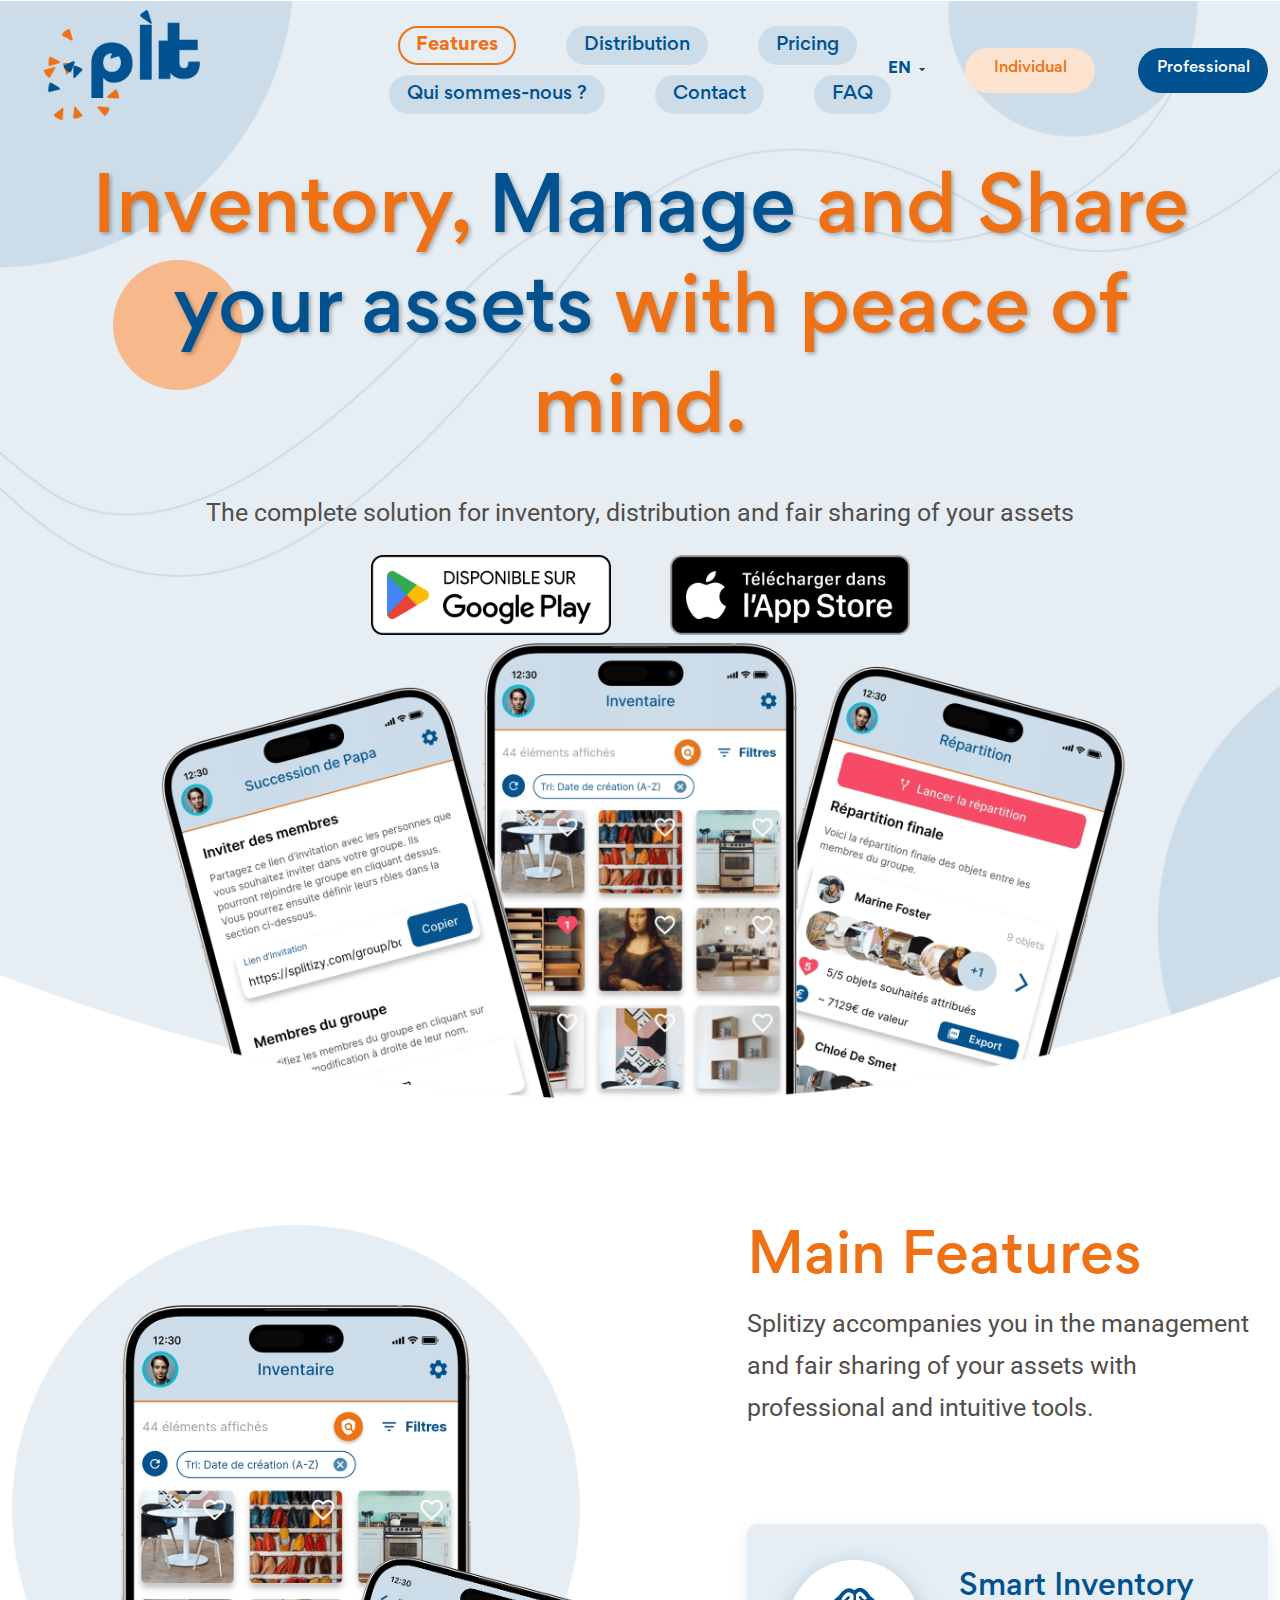
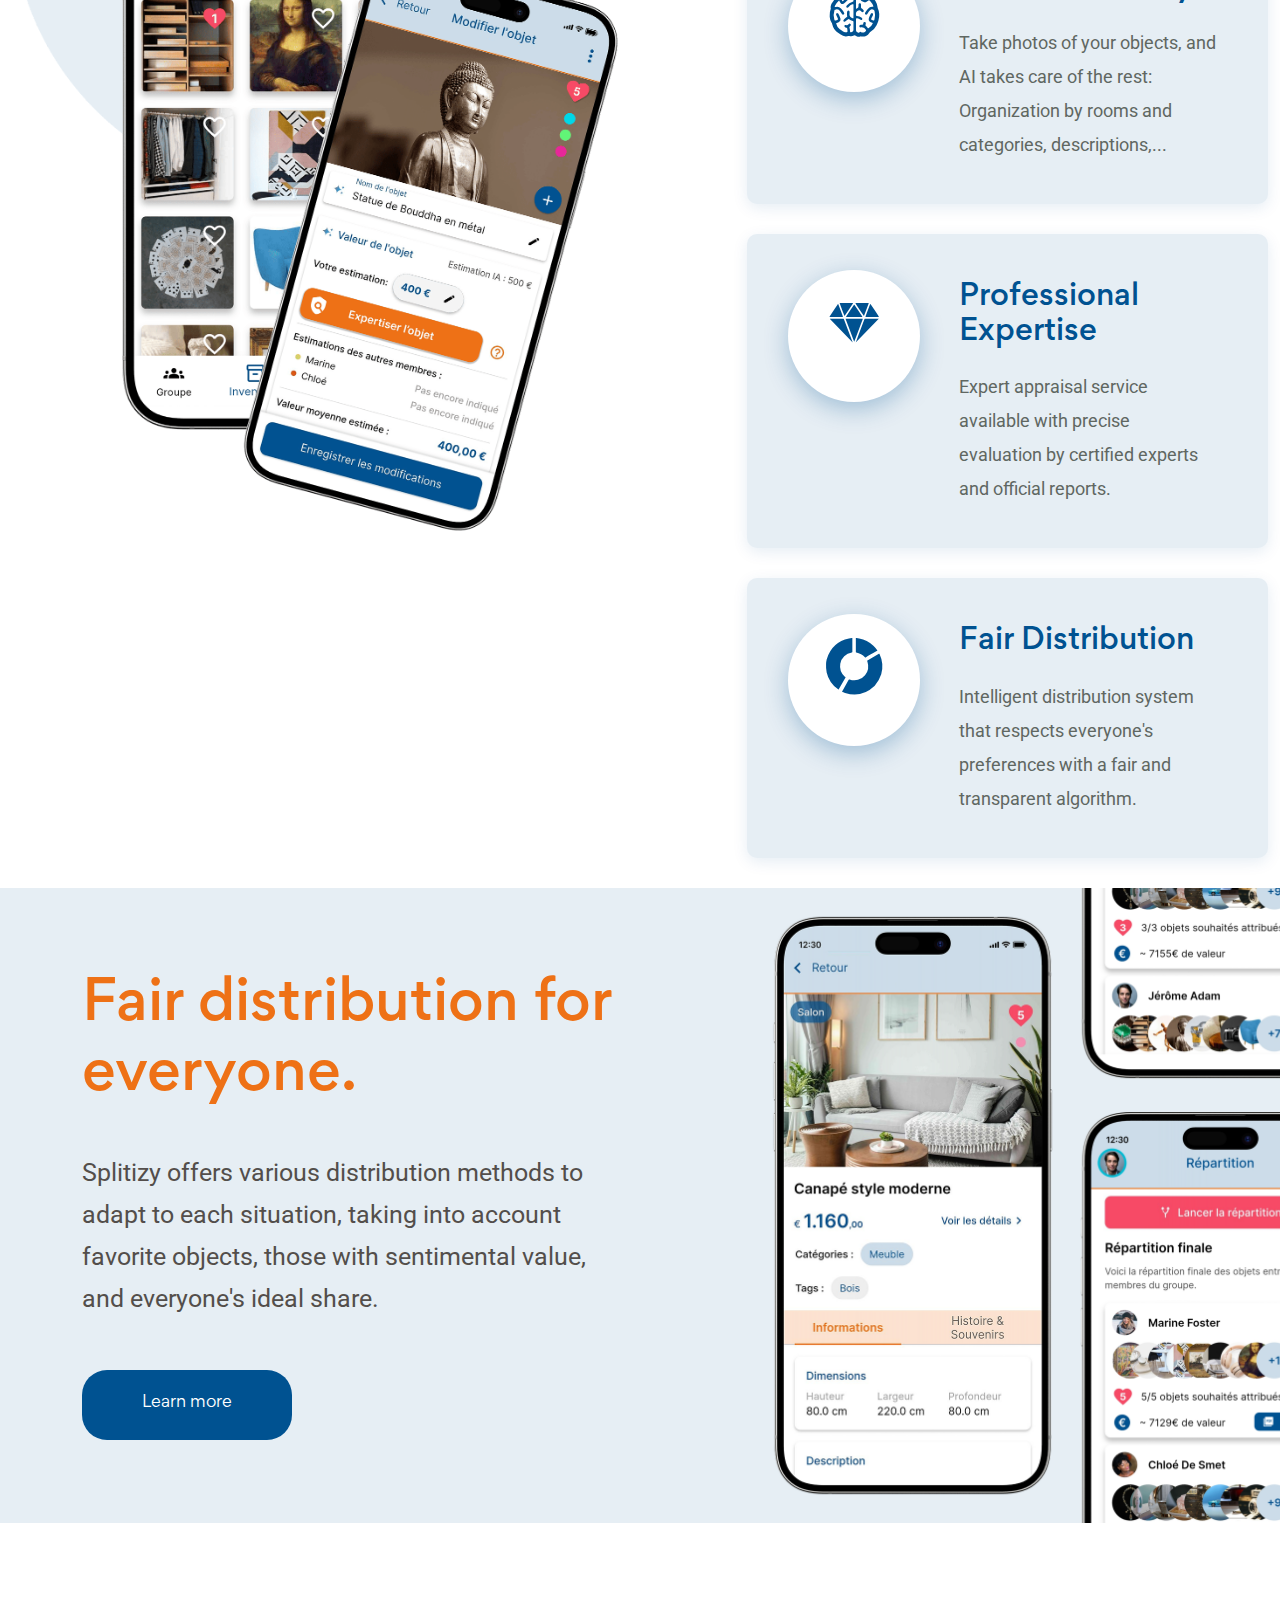
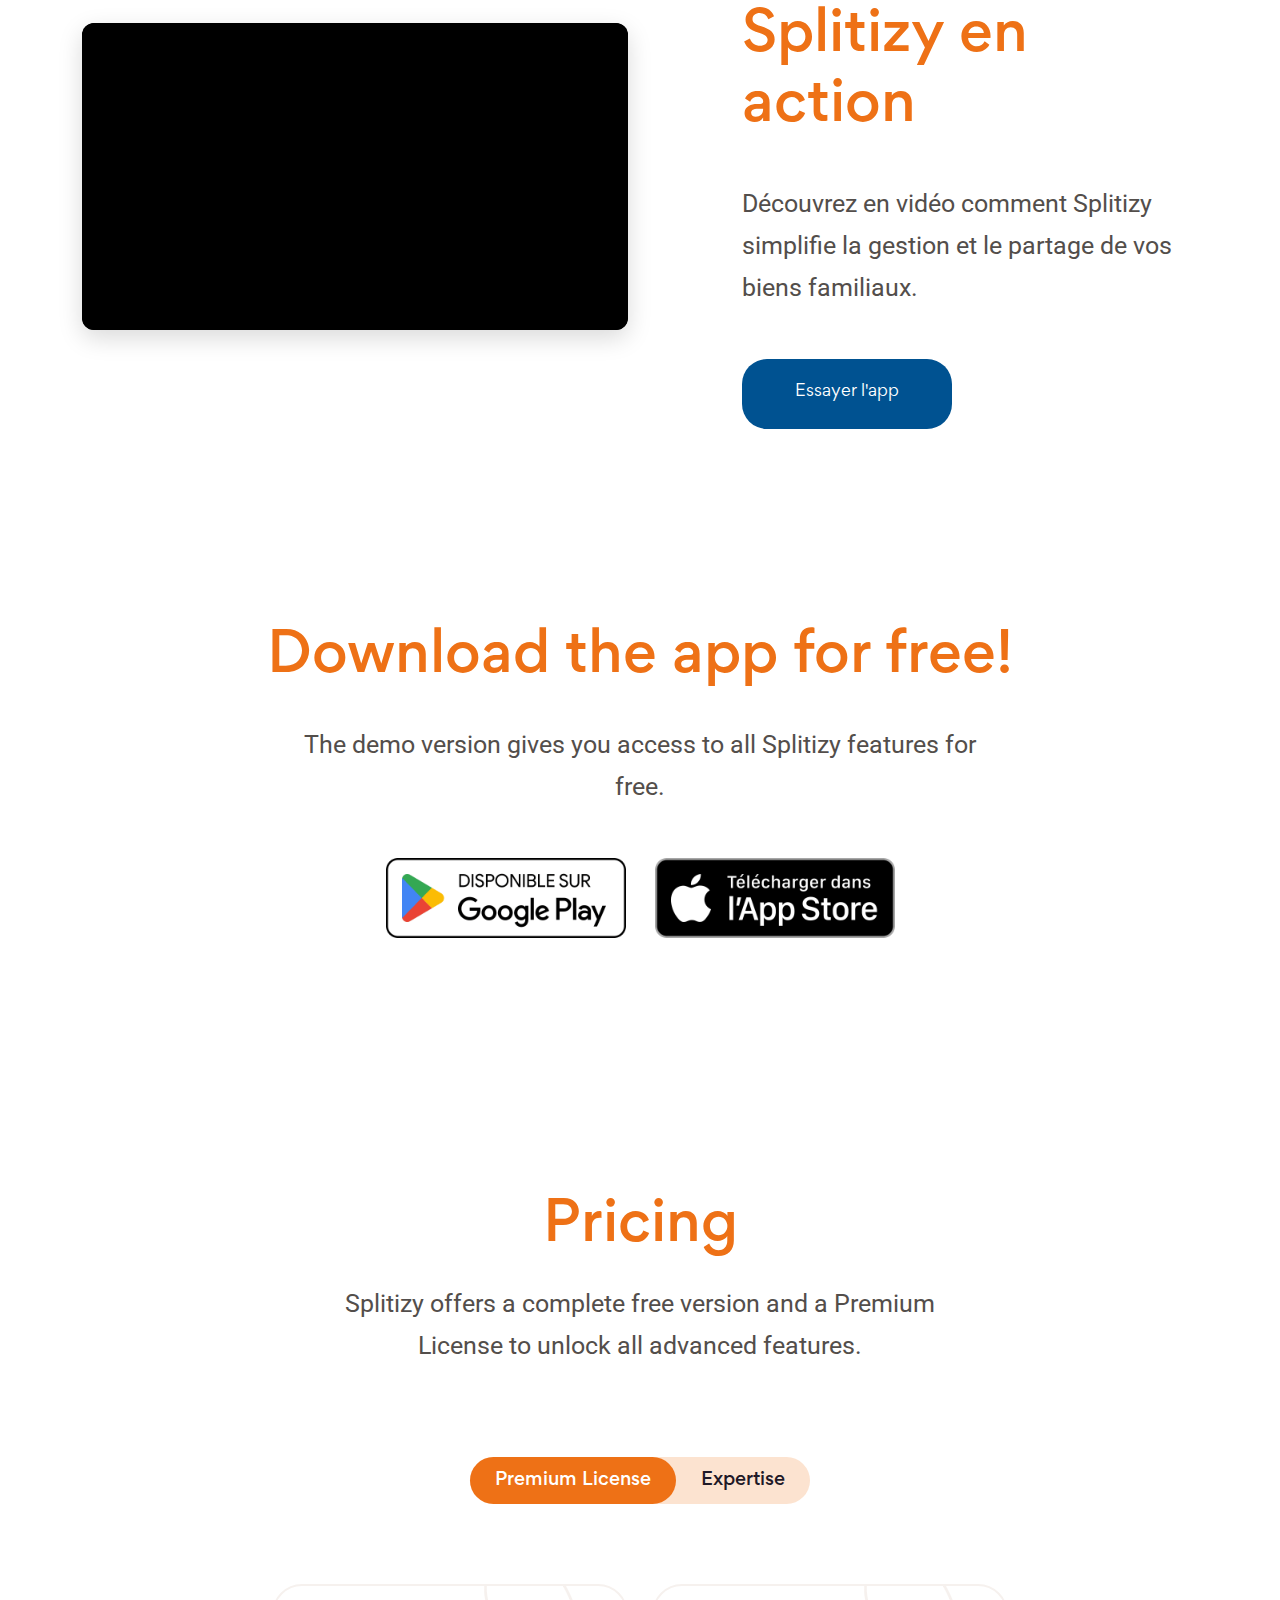
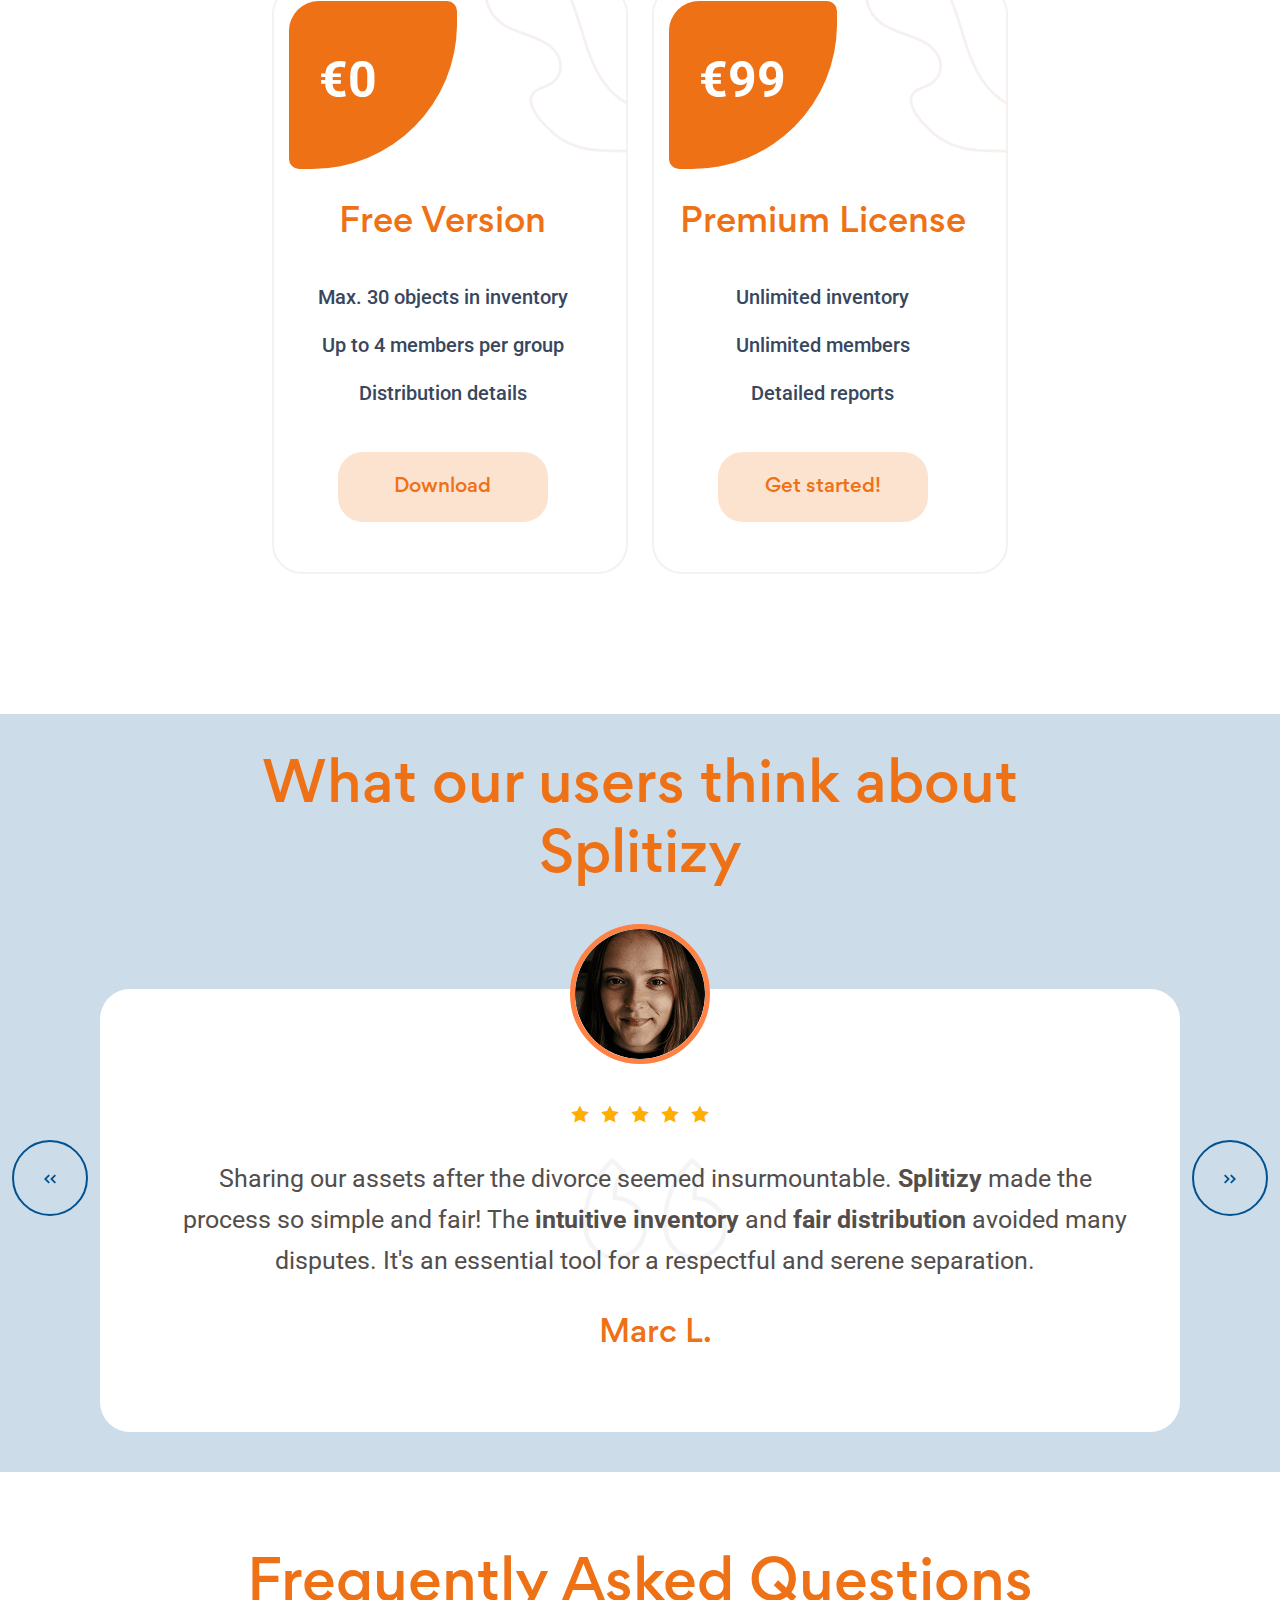
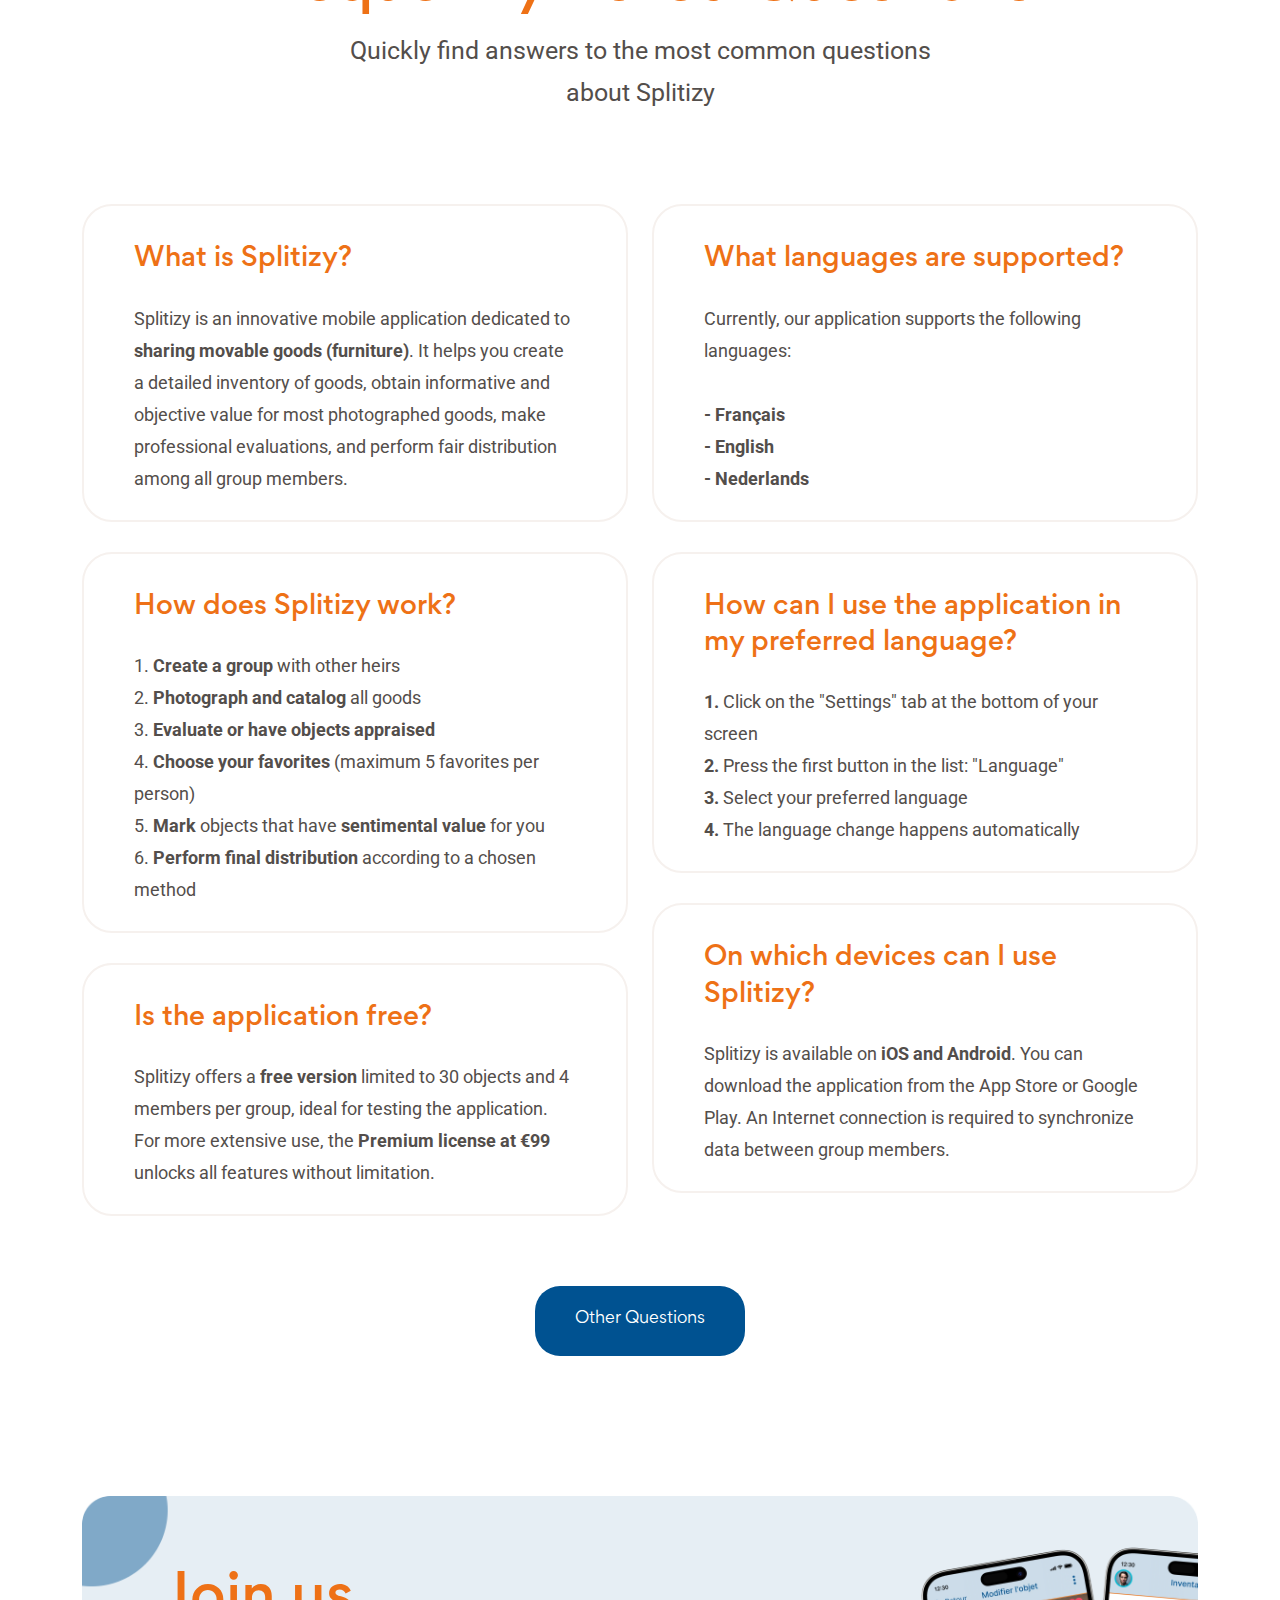
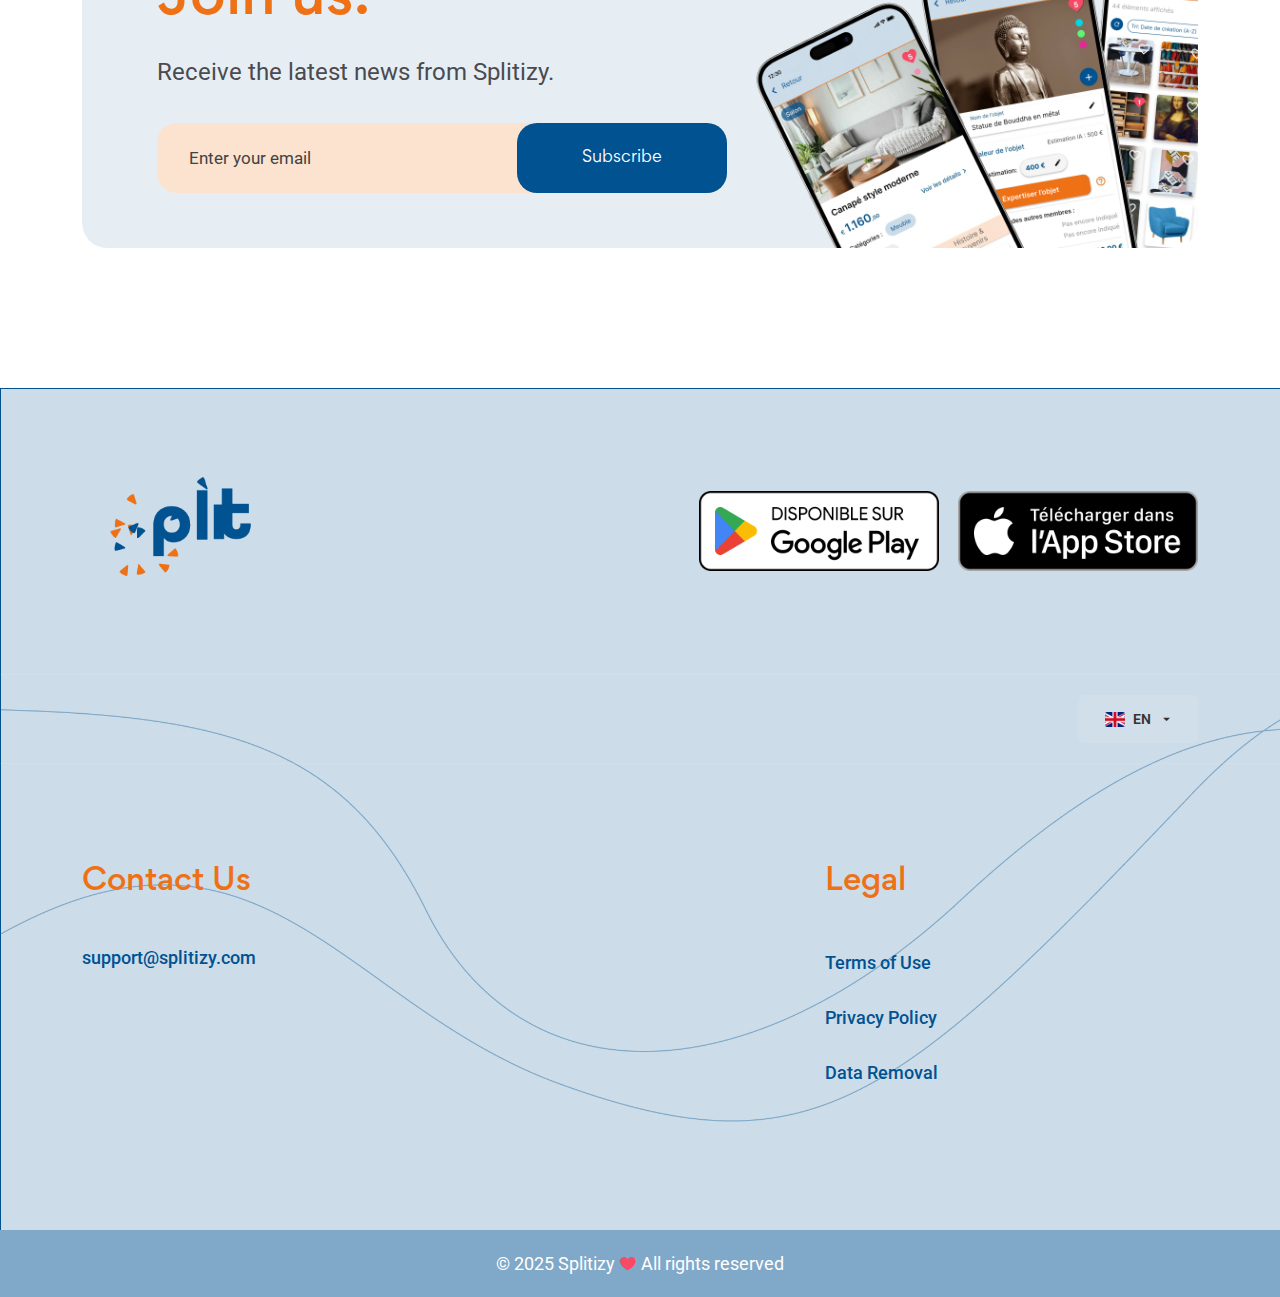
<file: index.html>
<!DOCTYPE html>
<html lang="fr" dir="ltr">

<head>

    <meta charset="UTF-8">
    <meta http-equiv="X-UA-Compatible" content="IE=edge">
    <meta name="viewport" content="width=device-width, initial-scale=1.0">
    <meta name="referrer" content="strict-origin-when-cross-origin">
    <title>Splitizy - Inventoriez, Gérez et Partagez vos biens en toute sérénité</title>
    <meta name="robots" content="index, follow" />
    <meta name="description" content="Splitizy - La solution innovante pour le partage et la gestion de vos biens en succession. Simplifiez vos successions avec notre application intuitive.">
    <link rel="canonical" href="https://splitizy.com/" />
    <!-- Favicon -->
    <link rel="apple-touch-icon" sizes="180x180" href="assets/images/logo/apple-touch-icon.png">
    <link rel="icon" type="image/png" sizes="32x32" href="assets/images/logo/favicon-32x32.png">
    <link rel="icon" type="image/png" sizes="16x16" href="assets/images/logo/favicon-16x16.png">
    <link rel="shortcut icon" href="favicon.ico">
    <link rel="manifest" href="site.webmanifest">

    <!-- CSS
    ============================================ -->

    <link rel="stylesheet" href="assets/css/bootstrap.min.css" />
    <link rel="stylesheet" href="assets/css/icofont.min.css" />
    <link rel="stylesheet" href="assets/css/animate.min.css">
    <link rel="stylesheet" href="assets/css/swiper-bundle.min.css">
    <link rel="stylesheet" href="assets/css/magnific-popup.min.css" />
    <link rel="stylesheet" href="assets/css/gordita-font.css" />

    <!-- Style CSS -->
    <link rel="stylesheet" href="assets/css/style.css">
    
    <!-- Splitizy Custom CSS -->
    <link rel="stylesheet" href="assets/css/splitizy-custom.css">
    
    <!-- reCAPTCHA -->
    <script src="https://www.google.com/recaptcha/api.js" async defer></script>

</head>

<body>
    <div class="main-wrapper">

        <!-- Begin Main Header Area -->
        <header class="header">
            <div class="header-area header-position-absolute header-sticky header-style-4">
                <div class="container header-container">
                    <div class="row align-items-center">
                        <div class="col-xl-3 col-lg-2 col-6">
                            <a href="index.html" class="header-logo">
                                <img src="assets/images/logo/logo_full_transparent_120.gif" alt="Header Logo" style="max-width: auto; height: 90px;">
                            </a>
                        </div>
                        <div class="col-xl-6 col-lg-8 d-none d-lg-block">
                            <div class="header-menu text-lg-center">
                                <nav class="header-menu-nav onepage-nav">
                                    <ul>
                                        <li class="active">
                                            <a href="#feature">Fonctionnalités</a>
                                        </li>
                                        <li>
                                            <a href="#repartition">Répartition</a>
                                        </li>
                                        <li>
                                            <a href="#pricing">Tarifs</a>
                                        </li>
                                        <li>
                                            <a href="qui-sommes-nous.html">Qui sommes-nous ?</a>
                                        </li>
                                        <li>
                                            <a href="contact.html">Contact</a>
                                        </li>
                                        <li>
                                            <a href="#faq">FAQ</a>
                                        </li>
                                    </ul>
                                </nav>
                            </div>
                        </div>
                        <div class="col-xl-3 col-lg-2 col-6">
                            <ul class="header-right">
                                <li class="d-none d-md-block">
                                    <a class="btn btn-custom-size btn-md btn-professionnel" href="https://pro.splitizy.com?type=individual" target="_blank" rel="noopener noreferrer">Particulier</a>
                                </li>
                                <li class="d-none d-md-block">
                                    <a class="btn btn-custom-size btn-md blackcurrant-color extbot-primary-hover-4" href="https://pro.splitizy.com?type=pro" target="_blank" rel="noopener noreferrer">Professionnel</a>
                                </li>
                                <li class="d-flex d-lg-none">
                                    <button class="btn p-0" type="button" data-bs-toggle="offcanvas" data-bs-target="#offcanvasWithBothOptions" aria-controls="offcanvasWithBothOptions">
                                        <i class="icofont-navigation-menu"></i>
                                    </button>
                                </li>
                            </ul>
                        </div>
                    </div>
                    
                </div>
            </div>
            <div class="offcanvas offcanvas-start" data-bs-scroll="true" tabindex="-1" id="offcanvasWithBothOptions">
                <div class="offcanvas-header">
                    <a href="index.html" class="header-logo">
                        <img src="assets/images/logo/logo_full_transparent_120.gif" alt="Header Logo" style="max-width: auto; height: 90px;">
                    </a>
                    <button type="button" class="btn-close text-reset" data-bs-dismiss="offcanvas" aria-label="Close"></button>
                </div>
                <div class="offcanvas-body">
                    <div class="header-offcanvas-menu">
                        <nav class="header-offcanvas-nav onepage-offcanvas-nav">
                            <ul>
                                <li class="active">
                                    <a href="#feature">Fonctionnalités</a>
                                </li>
                                <li>
                                    <a href="#repartition">Répartition</a>
                                </li>
                                <li>
                                    <a href="#pricing">Tarifs</a>
                                </li>
                                <li>
                                    <a href="qui-sommes-nous.html">Qui sommes-nous ?</a>
                                </li>
                                <li>
                                    <a href="contact.html">Contact</a>
                                </li>
                                <li>
                                    <a href="#faq">FAQ</a>
                                </li>
                            </ul>
                        </nav>
                        <div class="mobile-menu-buttons" style="margin-top: 30px;">
                            <div style="margin-bottom: 15px;">
                                <a class="btn btn-custom-size btn-md btn-professionnel" href="https://pro.splitizy.com?type=individual" target="_blank" rel="noopener noreferrer" style="width: 100%;">Particulier</a>
                            </div>
                            <div>
                                <a class="btn btn-custom-size btn-md blackcurrant-color extbot-primary-hover-4" href="https://pro.splitizy.com?type=pro" target="_blank" rel="noopener noreferrer" style="width: 100%;">Professionnel</a>
                            </div>
                        </div>
                    </div>
                </div>
            </div>
        </header>
        <!-- Main Header Area End Here -->

        <!-- Begin Hero Area -->
        <div class="hero-area hero-bg hero-style-4" data-bg-image="assets/images/index/header_1.png">
            <div class="container">
                <div class="hero-item">
                    <div class="hero-content">
                        <h1 class="title">Inventoriez, <span class="no-bubble">Gérez</span> et Partagez <br><span>vos biens</span>en toute sérénité.</h1>
                        <p class="desc">La solution complète pour l'inventaire, la répartition et le partage équitable de vos biens</p>
                        <div class="hero-btn-wrap">
                            <a href="https://play.google.com/store/apps/details?id=com.splitizy.splitizy&hl=fr" target="_blank" rel="noopener noreferrer">
                                <img src="assets/images/stores/google-play.png" alt="Télécharger sur Google Play" class="download-btn-img">
                            </a>
                            <a href="https://apps.apple.com/be/app/splitizy/id6747078524?platform=iphone" target="_blank" rel="noopener noreferrer">
                                <img src="assets/images/stores/app-store.png" alt="Télécharger sur l'App Store" class="download-btn-img">
                            </a>
                        </div>
                    </div>
                </div>
            </div>
        </div>
        <!-- Hero Area End Here -->

        <!-- Begin Partner Area -->
        <!-- <div class="partner-area partner-style-4">
            <div class="container partner-container">
                <div class="row">
                    <div class="col-12">
                        <div class="section-area">
                            <h2 class="section-title">Ils nous font confiance</h2>
                            <p class="section-desc">Nous sommes fiers de travailler avec</p>
                        </div>
                        <div class="swiper-container partner-slider-3">
                            <div class="swiper-wrapper">
                                <div class="swiper-slide partner-item">
                                    <a href="#" class="partner-img">
                                        <img src="assets/images/partner/1-1-220x40.png" alt="Partner">
                                    </a>
                                </div>
                                <div class="swiper-slide partner-item">
                                    <a href="#" class="partner-img">
                                        <img src="assets/images/partner/1-2-220x40.png" alt="Partner">
                                    </a>
                                </div>
                                <div class="swiper-slide partner-item">
                                    <a href="#" class="partner-img">
                                        <img src="assets/images/partner/1-3-220x40.png" alt="Partner">
                                    </a>
                                </div>
                                <div class="swiper-slide partner-item">
                                    <a href="#" class="partner-img">
                                        <img src="assets/images/partner/1-4-220x40.png" alt="Partner">
                                    </a>
                                </div>
                                <div class="swiper-slide partner-item">
                                    <a href="#" class="partner-img">
                                        <img src="assets/images/partner/1-1-220x40.png" alt="Partner">
                                    </a>
                                </div>
                                <div class="swiper-slide partner-item">
                                    <a href="#" class="partner-img">
                                        <img src="assets/images/partner/1-2-220x40.png" alt="Partner">
                                    </a>
                                </div>
                            </div>
                            <div class="swiper-pagination partner-pagination style-3"></div>
                        </div>
                    </div>
                </div>
            </div>
        </div> -->
        <!-- Partner Area End Here -->

        <!-- Begin Feature Area -->
        <div id="feature" class="feature-area feature-style-4">
            <div class="container feature-container">
                <div class="row">
                    <div class="col-lg-6">
                        <div class="feature-img">
                            <div class="single-img">
                                <img src="assets/images/index/feature_1.png" alt="Feature Image">
                            </div>
                        </div>
                    </div>
                    <div class="col-lg-6">
                        <div class="feature-list-content">
                            <h2 class="feature-title">Fonctionnalités Principales</h2>
                            <p class="feature-desc">Splitizy vous accompagne dans la gestion et le partage équitable de vos biens avec des outils professionnels et intuitifs.
                            </p>
                            <div class="feature-wrap">
                                <div class="feature-item">
                                    <div class="feature-icon">
                                        <i class="icofont-brain-alt" style="font-size: 47px; color: #005291;"></i>
                                    </div>
                                    <div class="feature-content">
                                        <h3 class="title">Inventaire Intelligent</h3>
                                        <p class="desc">Prenez vos objets en photo, et l'IA s'occupe du reste : Organisation par pièces et catégories, descriptions,...
                                        </p>
                                    </div>
                                </div>
                                <!-- <div class="feature-item">
                                    <div class="feature-icon">
                                        <i class="icofont-users-alt-4" style="font-size: 47px; color: #005291;"></i>
                                    </div>
                                    <div class="feature-content">
                                        <h3 class="title">Collaboration en Groupe</h3>
                                        <p class="desc">Invitez famille et amis via lien sécurisé avec gestion des rôles et suivi en temps réel des modifications.
                                        </p>
                                    </div>
                                </div> -->
                                <div class="feature-item">
                                    <div class="feature-icon">
                                        <i class="icofont-diamond" style="font-size: 47px; color: #005291;"></i>
                                    </div>
                                    <div class="feature-content">
                                        <h3 class="title">Expertise Professionnelle</h3>
                                        <p class="desc">Service d'expertise mandatée disponible avec évaluation précise par des experts certifiés et rapports officiels.
                                        </p>
                                    </div>
                                </div>
                                <div class="feature-item">
                                    <div class="feature-icon">
                                        <i class="icofont-chart-pie-alt" style="font-size: 47px; color: #005291;"></i>
                                    </div>
                                    <div class="feature-content">
                                        <h3 class="title">Répartition Équitable</h3>
                                        <p class="desc">Système de répartition intelligent qui respecte les préférences de chacun avec algorithme équitable et transparent.
                                        </p>
                                    </div>
                                </div>
                            </div>
                        </div>
                    </div>
                </div>
            </div>
        </div>
        <!-- Feature Area End -->

        <!-- Begin Banner Area -->
        <div id="repartition" class="banner-area banner-style-8" data-bg-image="assets/images/index/feature_2.png">
            <div class="container">
                <div class="row">
                    <div class="col-lg-7 align-self-center">
                        <div class="banner-item">
                            <div class="banner-content common-style">
                                <h2 class="banner-title">Une répartition équitable pour tous.</h2>
                                <p class="banner-desc">Splitizy offre des méthodes de répartition variées pour s'adapter à chaque situation,
                                    en prenant en compte les objets favoris, ceux ayant une valeur sentimentale, et la part idéale de chacun.
                                </p>
                                <div class="banner-btn-wrap">
                                    <a class="btn btn-custom-size blackberry-color extbot-primary-hover-4" href="https://apps.apple.com/be/app/splitizy/id6747078524?platform=iphone" target="_blank" rel="noopener noreferrer">En savoir plus</a>
                                </div>
                            </div>
                        </div>
                    </div>
                </div>
            </div>
        </div>
        <!-- Banner Area End Here -->

        <!-- Begin Video Area -->
        <div class="banner-area banner-style-9">
            <div class="container banner-container">
                <div class="row">
                    <div class="col-lg-6">
                        <div class="video-player-container">
                            <div id="youtube-player" class="youtube-embed">
                            </div>
                        </div>
                    </div>
                    <div class="col-lg-6 align-self-center">
                        <div class="banner-content common-style">
                            <h2 class="banner-title">
                                Splitizy en action
                            </h2>
                            <p class="banner-desc">
                                Découvrez en vidéo comment Splitizy simplifie la gestion et le partage de vos biens familiaux.
                            </p>
                            <div class="banner-btn-wrap">
                                <a class="btn btn-custom-size blackberry-color extbot-primary-hover-4" href="https://apps.apple.com/be/app/splitizy/id6747078524?platform=iphone" target="_blank" rel="noopener noreferrer">Essayer l'app</a>
                            </div>
                        </div>
                    </div>
                </div>
            </div>
        </div>
        <!-- Video Area End Here -->

        <!-- Begin Trial Area -->
        <div class="trial-area trial-style-1">
        <!-- <div class="trial-area trial-style-1" style="background-color: var(--splitizy-primary-alpha-10);"> -->
            <div class="container">
                <div class="row">
                    <div class="col-lg-12">
                        <div class="trial-item">
                            <h2 class="trial-title">Téléchargez l'app gratuitement !</h2>
                            <p class="trial-desc">La version démo vous donne accès à toutes les fonctionnalités de Splitizy gratuitement.
                            </p>
                            <div class="trial-btn-wrap">
                                <a href="https://play.google.com/store/apps/details?id=com.splitizy.splitizy&hl=fr" target="_blank" rel="noopener noreferrer">
                                    <img src="assets/images/stores/google-play.png" alt="Télécharger sur Google Play" class="download-btn-img">
                                </a>
                                <a href="https://apps.apple.com/be/app/splitizy/id6747078524?platform=iphone" target="_blank" rel="noopener noreferrer">
                                    <img src="assets/images/stores/app-store.png" alt="Télécharger sur l'App Store" class="download-btn-img">
                                </a>
                            </div>
                        </div>
                    </div>
                </div>
            </div>
        </div>
        <!-- Trial Area End Here -->

        <!-- Begin Pricing Area -->
        <div id="pricing" class="pricing-area pricing-style-4">
            <div class="container">
                <div class="section-area">
                    <h2 class="section-title">Tarifs</h2>
                    <p class="section-desc">Splitizy offre une version gratuite complète et une Licence Premium pour débloquer toutes les fonctionnalités avancées.</p>
                </div>
                <div class="row">
                    <div class="col-12">
                        <div class="pricing-tab">
                            <ul class="nav pricing-tab-nav" role="tablist">
                                <li class="nav-item" role="presentation">
                                    <a class="active tab-btn" id="monthly-tab" data-bs-toggle="tab" href="#monthly" role="tab" aria-controls="monthly" aria-selected="false">
                                        Licence Premium
                                    </a>
                                </li>
                                <li class="nav-item" role="presentation">
                                    <a class="tab-btn" id="yearly-tab" data-bs-toggle="tab" href="#yearly" role="tab" aria-controls="yearly" aria-selected="true">
                                        Expertise
                                    </a>
                                </li>
                            </ul>
                        </div>
                        <div class="tab-content pricing-tab-content">
                            <div class="tab-pane fade active show" id="monthly" role="tabpanel" aria-labelledby="monthly-tab">
                                 <div class="pricing-item-wrap row justify-content-center">
                                     <div class="col-lg-4">
                                        <div class="pricing-item">
                                            <div class="pricing-wrap">
                                                <div class="pricing-info">
                                                    <span class="price">0€</span>
                                                </div>
                                            </div>
                                            <div class="pricing-list-wrap">
                                                <h2 class="pricing-title">Version Gratuite</h2>
                                                <ul class="pricing-list style-2">
                                                    <li>
                                                        <a href="contact.html">
                                                            Max. 30 objets dans l'inventaire
                                                        </a>
                                                    </li>
                                                    <li>
                                                        <a href="contact.html">
                                                            Jusqu'à 4 membres par groupe
                                                        </a>
                                                    </li>
                                                    <li>
                                                        <a href="contact.html">
                                                            Détails de répartition
                                                        </a>
                                                    </li>
                                                </ul>
                                                <div class="pricing-btn-wrap">
                                                    <a class="btn btn-custom-size btn-outline" href="https://apps.apple.com/be/app/splitizy/id6747078524?platform=iphone" target="_blank" rel="noopener noreferrer">Télécharger</a>
                                                </div>
                                            </div>
                                        </div>
                                    </div>
                                    <div class="col-lg-4">
                                        <div class="pricing-item">
                                            <div class="pricing-wrap">
                                                <div class="pricing-info">
                                                    <span class="price">99€</span>
                                                </div>
                                            </div>
                                            <div class="pricing-list-wrap">
                                                <h2 class="pricing-title">Licence Premium</h2>
                                                <ul class="pricing-list style-2">
                                                    <li>
                                                        <a href="contact.html">
                                                            Inventaire illimité
                                                        </a>
                                                    </li>
                                                    <li>
                                                        <a href="contact.html">
                                                            Membres illimités
                                                        </a>
                                                    </li>
                                                    <li>
                                                        <a href="contact.html">
                                                            Rapports détaillés
                                                        </a>
                                                    </li>
                                                </ul>
                                                <div class="pricing-btn-wrap">
                                                    <a class="btn btn-custom-size btn-outline" href="https://pro.splitizy.com?type=individual" target="_blank" rel="noopener noreferrer">C'est parti !</a>
                                                </div>
                                            </div>
                                        </div>
                                    </div>
                                </div>
                            </div>
                               <div class="tab-pane fade" id="yearly" role="tabpanel" aria-labelledby="yearly-tab">
                                 <div class="pricing-item-wrap row justify-content-center">
                                     <div class="col-lg-4">
                                        <div class="pricing-item">
                                            <div class="pricing-wrap">
                                                <div class="pricing-info">
                                                    <span class="price">40€</span>
                                                    <span class="month">par objet</span>
                                                </div>
                                            </div>
                                            <div class="pricing-list-wrap">
                                                <h2 class="pricing-title">Expertise</h2>
                                                <ul class="pricing-list style-2">
                                                    <li>
                                                        <a href="contact.html">
                                                            Expertise professionnelle
                                                        </a>
                                                    </li>
                                                    <li>
                                                        <a href="contact.html">
                                                            Evaluation de la valeur
                                                        </a>
                                                    </li>
                                                    <li>
                                                        <a href="contact.html">
                                                            Conseils personnalisés
                                                        </a>
                                                    </li>
                                                </ul>
                                                <div class="pricing-btn-wrap">
                                                    <a class="btn btn-custom-size btn-outline" href="https://apps.apple.com/be/app/splitizy/id6747078524?platform=iphone" target="_blank" rel="noopener noreferrer">C'est parti !</a>
                                                </div>
                                            </div>
                                        </div>
                                    </div>
                                </div>
                            </div>
                        </div>
                    </div>
                </div>
            </div>
        </div>
        <!-- Pricing Area End Here -->

        <!-- Begin Testimonial Area -->
        <div id="testimonial" class="testimonial-area testimonial-style-4"">
            <div class="container testimonial-container-2">
                <div class="section-area">
                    <!-- <h2 class="section-title">Plus de <span>10 000+</span> utilisateurs actifs nous font confiance.</h2> -->
                    <!-- <p class="section-desc">Découvrez ce que nos utilisateurs pensent de Splitizy.</p> -->
                    <h2 class="section-title">Ce que nos utilisateurs pensent de Splitizy</h2>
                </div>
                <div class="row">
                    <div class="col-12">
                        <div class="swiper-container testimonial-slider-4">
                            <div class="swiper-wrapper">
                                <div class="swiper-slide">
                                    <div class="testimonial-item">
                                        <div class="testimonial-user-info">
                                            <div class="user-img">
                                                <img src="assets/images/index/user_1.png" alt="Témoignage de Sophie M.">
                                            </div>
                                            <div class="testimonial-review">
                                                <div class="rating-box">
                                                    <ul>
                                                        <li>
                                                            <i class="icofont-star"></i>
                                                        </li>
                                                        <li>
                                                            <i class="icofont-star"></i>
                                                        </li>
                                                        <li>
                                                            <i class="icofont-star"></i>
                                                        </li>
                                                        <li>
                                                            <i class="icofont-star"></i>
                                                        </li>
                                                        <li>
                                                            <i class="icofont-star"></i>
                                                        </li>
                                                    </ul>
                                                </div>
                                            </div>
                                            <div class="user-content">
                                                <p class="user-comment">La succession de notre mère aurait pu être un casse-tête.
                                                    <strong>Splitizy</strong> a rendu le processus si simple et équitable avec son
                                                     <strong>inventaire intelligent</strong> et sa <strong>répartition transparente</strong>.
                                                     Fini les disputes, un vrai soulagement !
                                                </p>
                                                <h2 class="user-title">Sophie M.</h2>
                                            </div>
                                        </div>
                                    </div>
                                </div>
                                <div class="swiper-slide">
                                    <div class="testimonial-item">
                                        <div class="testimonial-user-info">
                                            <div class="user-img">
                                                <img src="assets/images/index/user_2.png" alt="Témoignage de Marc L.">
                                            </div>
                                            <div class="testimonial-review">
                                                <div class="rating-box">
                                                    <ul>
                                                        <li>
                                                            <i class="icofont-star"></i>
                                                        </li>
                                                        <li>
                                                            <i class="icofont-star"></i>
                                                        </li>
                                                        <li>
                                                            <i class="icofont-star"></i>
                                                        </li>
                                                        <li>
                                                            <i class="icofont-star"></i>
                                                        </li>
                                                        <li>
                                                            <i class="icofont-star"></i>
                                                        </li>
                                                    </ul>
                                                </div>
                                            </div>
                                            <div class="user-content">
                                                <p class="user-comment">Partager nos biens après le divorce semblait insurmontable. 
                                                    <strong>Splitizy</strong> a rendu le processus si simple et juste ! 
                                                    L'<strong>inventaire intuitif</strong> et la <strong>répartition équitable</strong> ont évité bien des disputes. 
                                                    C'est un outil essentiel pour une séparation respectueuse et sereine.
                                                </p>
                                                <h2 class="user-title">Marc L.</h2>
                                            </div>
                                        </div>
                                    </div>
                                </div>
                                <div class="swiper-slide">
                                    <div class="testimonial-item">
                                        <div class="testimonial-user-info">
                                            <div class="user-img">
                                                <img src="assets/images/index/user_3.png" alt="Témoignage de Lucie P.">
                                            </div>
                                            <div class="testimonial-review">
                                                <div class="rating-box">
                                                    <ul>
                                                        <li>
                                                            <i class="icofont-star"></i>
                                                        </li>
                                                        <li>
                                                            <i class="icofont-star"></i>
                                                        </li>
                                                        <li>
                                                            <i class="icofont-star"></i>
                                                        </li>
                                                        <li>
                                                            <i class="icofont-star"></i>
                                                        </li>
                                                        <li>
                                                            <i class="icofont-star"></i>
                                                        </li>
                                                    </ul>
                                                </div>
                                            </div>
                                            <div class="user-content">
                                                <p class="user-comment">Gérer l'héritage à distance avec ma sœur était un défi.
                                                    <strong>Splitizy</strong> nous a offert une clarté incroyable. 
                                                    Les <strong>rapports détaillés</strong> et la 
                                                    <strong>sécurité des données</strong> ont été essentiels. 
                                                    Un outil moderne et indispensable !
                                                </p>
                                                <h2 class="user-title">Lucie P.</h2>
                                            </div>
                                        </div>
                                    </div>
                                </div>
                            </div>
                            <!-- Testimonial Arrows -->
                            <div class="testimonial-arrow-wrap style-3">
                                <div class="testimonial-button-prev">
                                    <i class="icofont-double-left"></i>
                                </div>
                                <div class="testimonial-button-next">
                                    <i class="icofont-double-right"></i>
                                </div>
                            </div>
                        </div>
                    </div>
                </div>
            </div>
        </div>
        <!-- Testimonial Area End Here -->
         
        <!-- Begin FAQ Area -->
        <div id="faq" class="faq-area faq-style-common faq-style-1">
            <div class="container">
                <div class="section-area">
                    <h2 class="section-title">Questions Fréquentes</h2>
                    <p class="section-desc">Trouvez rapidement les réponses aux questions les plus courantes sur Splitizy
                    </p>
                </div>
                <div class="row">
                    <div class="col-lg-6">
                        <div class="faq-item-wrap row">
                            <div class="col-12">
                                <div class="faq-item">
                                    <h3 class="faq-title">Qu'est-ce que Splitizy ?</h3>
                                    <p class="faq-desc">Splitizy est une application mobile innovante dédiée au <strong>partage de biens mobiliers (meubles meublants)</strong>. Elle vous aide à créer un inventaire détaillé des biens, à obtenir une valeur informative et objective pour la majorité des biens photographiés, à faire des évaluations professionnelles, et à effectuer une répartition équitable entre tous les membres du groupe.
                                    </p>
                                </div>
                            </div>
                            <div class="col-12">
                                <div class="faq-item">
                                    <h3 class="faq-title">Quelle est la différence entre la version Gratuite et Premium ?</h3>
                                    <p class="faq-desc"><strong>Version gratuite</strong> : Jusqu'à 30 objets, 4 membres maximum<br><br>
                                        <strong>Version Premium</strong> : Inventaire illimité, membres illimités, accès complet aux expertises, répartition finale officielle, exports PDF/Excel professionnels.
                                    </p>
                                </div>
                            </div>
                            <div class="col-12">
                                <div class="faq-item faq-group-desc mb-lg-0">
                                    <h3 class="faq-title">L'application est-elle gratuite ?</h3>
                                    <p class="faq-desc">Splitizy propose une <strong>version gratuite</strong> limitée à 30 objets et 4 membres par groupe, idéale pour tester l'application. Pour une utilisation plus importante, la <strong>licence Premium à 99€</strong> débloque toutes les fonctionnalités sans limitation.
                                    </p>
                                </div>
                            </div>
                        </div>
                    </div>
                    <div class="col-lg-6">
                        <div class="faq-item-wrap row">
                            <div class="col-12">
                                <div class="faq-item">
                                    <h3 class="faq-title">Comment fonctionne Splitizy ?</h3>
                                    <p class="faq-desc">1. <strong>Créez un groupe</strong> avec les autres héritiers<br>
                                        2. <strong>Photographiez et répertoriez</strong> tous les biens<br>
                                        3. <strong>Évaluez ou faites expertiser</strong> les objets<br>
                                        4. <strong>Choisissez vos favoris</strong> (maximum 5 favoris par personne)<br>
                                        5. <strong>Marquez</strong> les objets qui ont une <strong>valeur sentimentale</strong> pour vous<br>
                                        6. <strong>Effectuez la répartition finale</strong> selon une méthode choisie
                                    </p>
                                </div>
                            </div>
                            <div class="col-12">
                                <div class="faq-item faq-group-desc">
                                    <h3 class="faq-title">Combien coûte la licence Premium ?</h3>
                                    <p class="faq-desc">La licence Premium coûte <strong>99€ pour tout le groupe</strong> avec un paiement unique. La licence est <strong>valable 3 ans</strong>, vous laissant tout le temps nécessaire pour effectuer la répartition.
                                    </p>
                                </div>
                            </div>
                            <div class="col-12">
                                <div class="faq-item mb-0">
                                    <h3 class="faq-title">Sur quels appareils puis-je utiliser Splitizy ?</h3>
                                    <p class="faq-desc">Splitizy est disponible sur <strong>iOS et Android</strong>. Vous pouvez télécharger l'application depuis l'App Store ou Google Play. Une connexion Internet est nécessaire pour synchroniser les données entre les membres du groupe.
                                    </p>
                                </div>
                            </div>
                        </div>
                    </div>
                    <div class="col-12">
                        <div class="faq-btn-wrap">
                            <a class="btn btn-custom-size blackberry-color extbot-primary-hover-4" href="faq.html">Autres Questions</a>
                        </div>
                    </div>
                </div>
            </div>
        </div>
        <!-- FAQ Area End Here -->

        <!-- Begin Newsletter Area -->
        <div class="newsletter-area style-3">
            <div class="container">
                <div class="newsletter-bg" data-bg-image="assets/images/newsletter_1.png">
                    <div class="row">
                        <div class="col-lg-7">
                            <div class="newsletter-item">
                                <div class="inner-item">
                                    <h2 class="newsletter-title">Rejoignez-nous.</h2>
                                    <p class="newsletter-desc">Recevez les dernières actualités de Splitizy.</p>
                                    <form class="newsletter-form" id="mc-form" action="#">
                                        <input class="input-field" id="mc-email" type="email" autocomplete="off" name="email" placeholder="Entrez votre email" value="Entrez votre email" onblur="if(this.value==''){this.value='Entrez votre email'}" onfocus="if(this.value=='Entrez votre email'){this.value=''}">
                                        <div class="btn-wrap">
                                            <button class="btn btn-custom-size extbot-primary-4 blackcurrant-hover g-recaptcha" 
                                                    id="mc-submit"
                                                    data-sitekey="6LciCDcrAAAAAC2XJHnQHRu64gPiBMffaW30RW-u"
                                                    data-callback="onSubmit"
                                                    data-badge="bottomleft"
                                                    data-size="invisible"
                                                    type="submit">
                                                S'inscrire
                                                <i class="icofont-double-right"></i>
                                            </button>
                                        </div>
                                    </form>
                                    <!-- Mailchimp Alerts -->
                                    <div class="mailchimp-alerts text-centre p3-5">
                                        <div class="mailchimp-submitting"></div>
                                        <div class="mailchimp-success"></div>
                                        <div class="mailchimp-error"></div>
                                    </div>
                                </div>
                            </div>
                        </div>
                    </div>
                </div>
            </div>
        </div>
        <!-- Newsletter Area End Here -->

        <!-- Begin Footer Area -->
        <footer class="footer-style-4" data-bg-image="assets/images/footer.png">
            <div class="footer-upper-top">
                <div class="container">
                    <div class="row">
                        <div class="col-lg-12">
                            <div class="footer-upper-top-item">
                                <a class="footer-logo" href="index.html">
                                    <img src="assets/images/logo/logo_full_transparent_120.gif" alt="Logo" style="max-width: 300px; height: auto;">
                                </a>
                                <!-- <div class="footer-social-link">
                                    <ul>
                                        <li>
                                            <a href="https://www.example.com" rel="noreferrer" data-tippy="Facebook" data-tippy-inertia="true" data-tippy-animation="shift-away" data-tippy-delay="50" data-tippy-arrow="true" data-tippy-theme="sharpborder">
                                                <i class="icofont-facebook"></i>
                                            </a>
                                        </li>
                                        <li>
                                            <a href="https://www.example.com" rel="noreferrer" data-tippy="Skype" data-tippy-inertia="true" data-tippy-animation="shift-away" data-tippy-delay="50" data-tippy-arrow="true" data-tippy-theme="sharpborder">
                                                <i class="icofont-skype"></i>
                                            </a>
                                        </li>
                                        <li>
                                            <a href="https://www.example.com" rel="noreferrer" data-tippy="Twitter" data-tippy-inertia="true" data-tippy-animation="shift-away" data-tippy-delay="50" data-tippy-arrow="true" data-tippy-theme="sharpborder">
                                                <i class="icofont-twitter"></i>
                                            </a>
                                        </li>
                                    </ul>
                                </div> -->
                                <div class="footer-btn-wrap">
                                    <a href="https://play.google.com/store/apps/details?id=com.splitizy.splitizy&hl=fr" target="_blank" rel="noopener noreferrer">
                                        <img src="assets/images/stores/google-play.png" alt="Télécharger sur Google Play" class="download-btn-img">
                                    </a>
                                    <a href="https://apps.apple.com/be/app/splitizy/id6747078524?platform=iphone" target="_blank" rel="noopener noreferrer">
                                        <img src="assets/images/stores/app-store.png" alt="Télécharger sur l'App Store" class="download-btn-img">
                                    </a>
                                </div>
                            </div>
                        </div>
                    </div>
                </div>
            </div>
            <div class="footer-top">
                <div class="container">
                    <div class="row">
                        <div class="col-lg-3 d-none d-lg-block">
                            <div class="footer-item mt-0">
                                <div class="footer-list contact-list">
                                    <h2 class="title">Nous contacter</h2>
                                    <ul>
                                        <li>
                                            <a href="mailto://support@splitizy.com">support@splitizy.com</a>
                                        </li>
                                    </ul>
                                </div>
                            </div>
                        </div>
                        <div class="col-lg-9">
                            <div class="footer-item-wrap row">
                                <div class="col-lg-3 d-none d-lg-block">
                                    <div class="footer-item footer-ps-xl-30">
                                    </div>
                                </div>
                                <div class="col-lg-3 col-sm-4">
                                    <div class="footer-item footer-ps-xl-30">
                                        <div class="footer-list">
                                        </div>
                                    </div>
                                </div>
                                <div class="col-lg-6 col-sm-8">
                                    <div class="footer-item footer-ps-xl-30">
                                        <div class="footer-list">
                                            <h2 class="title">Légal</h2>
                                            <ul>
                                                <li><a href="conditions-licences-utilisation.html">Conditions des Licences d'Utilisation</a></li>
                                                <li><a href="politique-de-vie-privee.html">Politique de Vie Privée</a></li>
                                                <li><a href="suppression-donnees.html">Suppression de vos données</a></li>
                                            </ul>
                                        </div>
                                    </div>
                                </div>
                            </div>
                        </div>
                    </div>
                </div>
            </div>
            <div class="footer-bottom">
                <div class="container">
                    <div class="row">
                        <div class="col-12">
                            <div class="footer-bottom-item">
                                <div class="footer-copyright white-text">
                                    <span>© 2025 Splitizy <i class="icofont-heart"></i> Tous droits réservés</span>
                                </div>
                            </div>
                        </div>
                    </div>
                </div>
            </div>
        </footer>
        <!-- Footer Area End Here -->

        <!-- Begin Scroll To Top -->
        <a class="scroll-to-top style-4" href="">
            <i class="icofont-arrow-up"></i>
        </a>
        <!-- Scroll To Top End Here -->

    </div>

    <!-- Global Vendor, plugins JS -->

    <!-- JS Files
    ============================================ -->

    <script src="assets/js/vendor/bootstrap.bundle.min.js"></script>
    <script src="assets/js/vendor/jquery-3.6.0.min.js"></script>
    <script src="assets/js/vendor/jquery-migrate-3.3.2.min.js"></script>
    <script src="assets/js/vendor/modernizr-3.11.2.min.js"></script>
    <script src="assets/js/plugins/wow.min.js"></script>
    <script src="assets/js/plugins/swiper-bundle.min.js"></script>
    <script src="assets/js/plugins/parallax.min.js"></script>
    <script src="assets/js/plugins/jquery.magnific-popup.min.js"></script>
    <script src="assets/js/plugins/tippy.min.js"></script>
    <script src="assets/js/plugins/mailchimp-ajax.js"></script>
    <script src="assets/js/plugins/one-page-nav.min.js"></script>

    <!--Main JS (Common Activation Codes)-->
    <script src="assets/js/main.js"></script>
    
    <!-- Splitizy Custom JS -->
    <script src="assets/js/splitizy-custom.js"></script>
    
    <!-- Internationalization JS -->
    <script src="assets/js/i18n.js"></script>

</body>

</html>
</file>
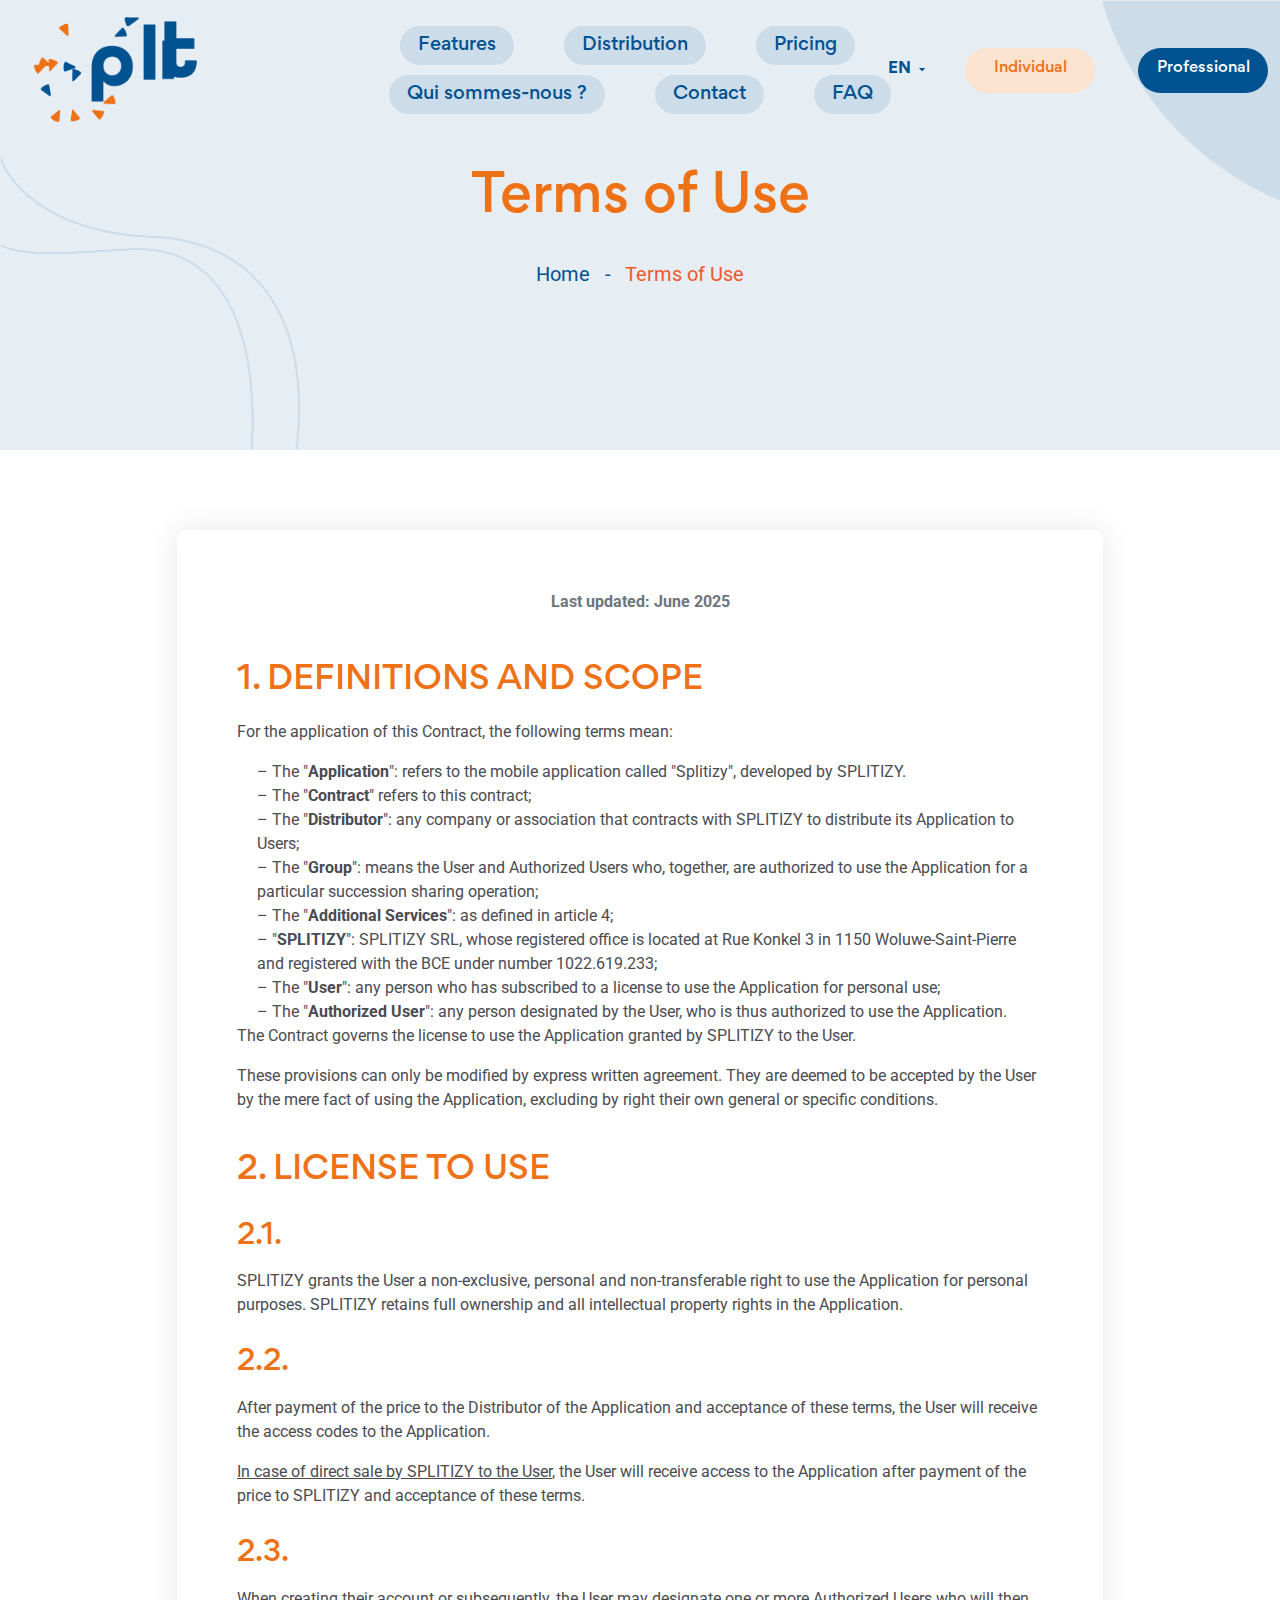
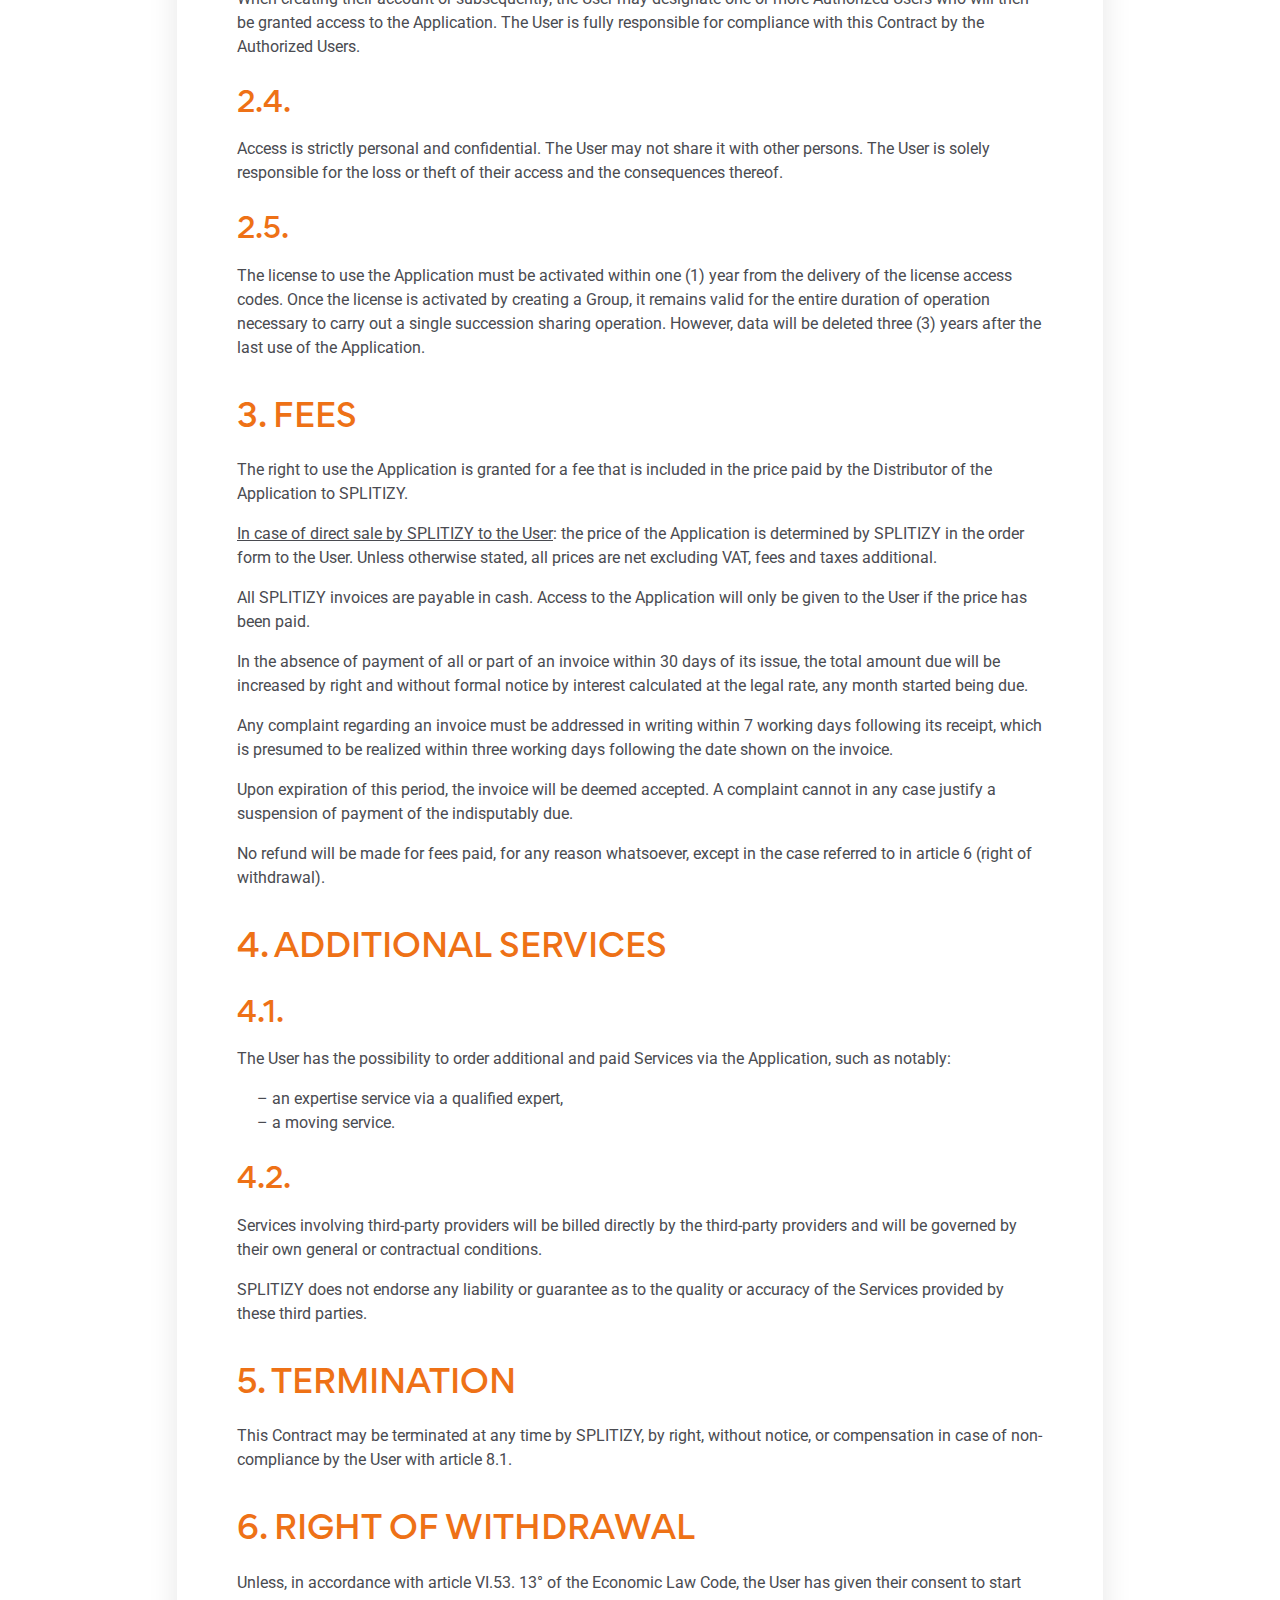
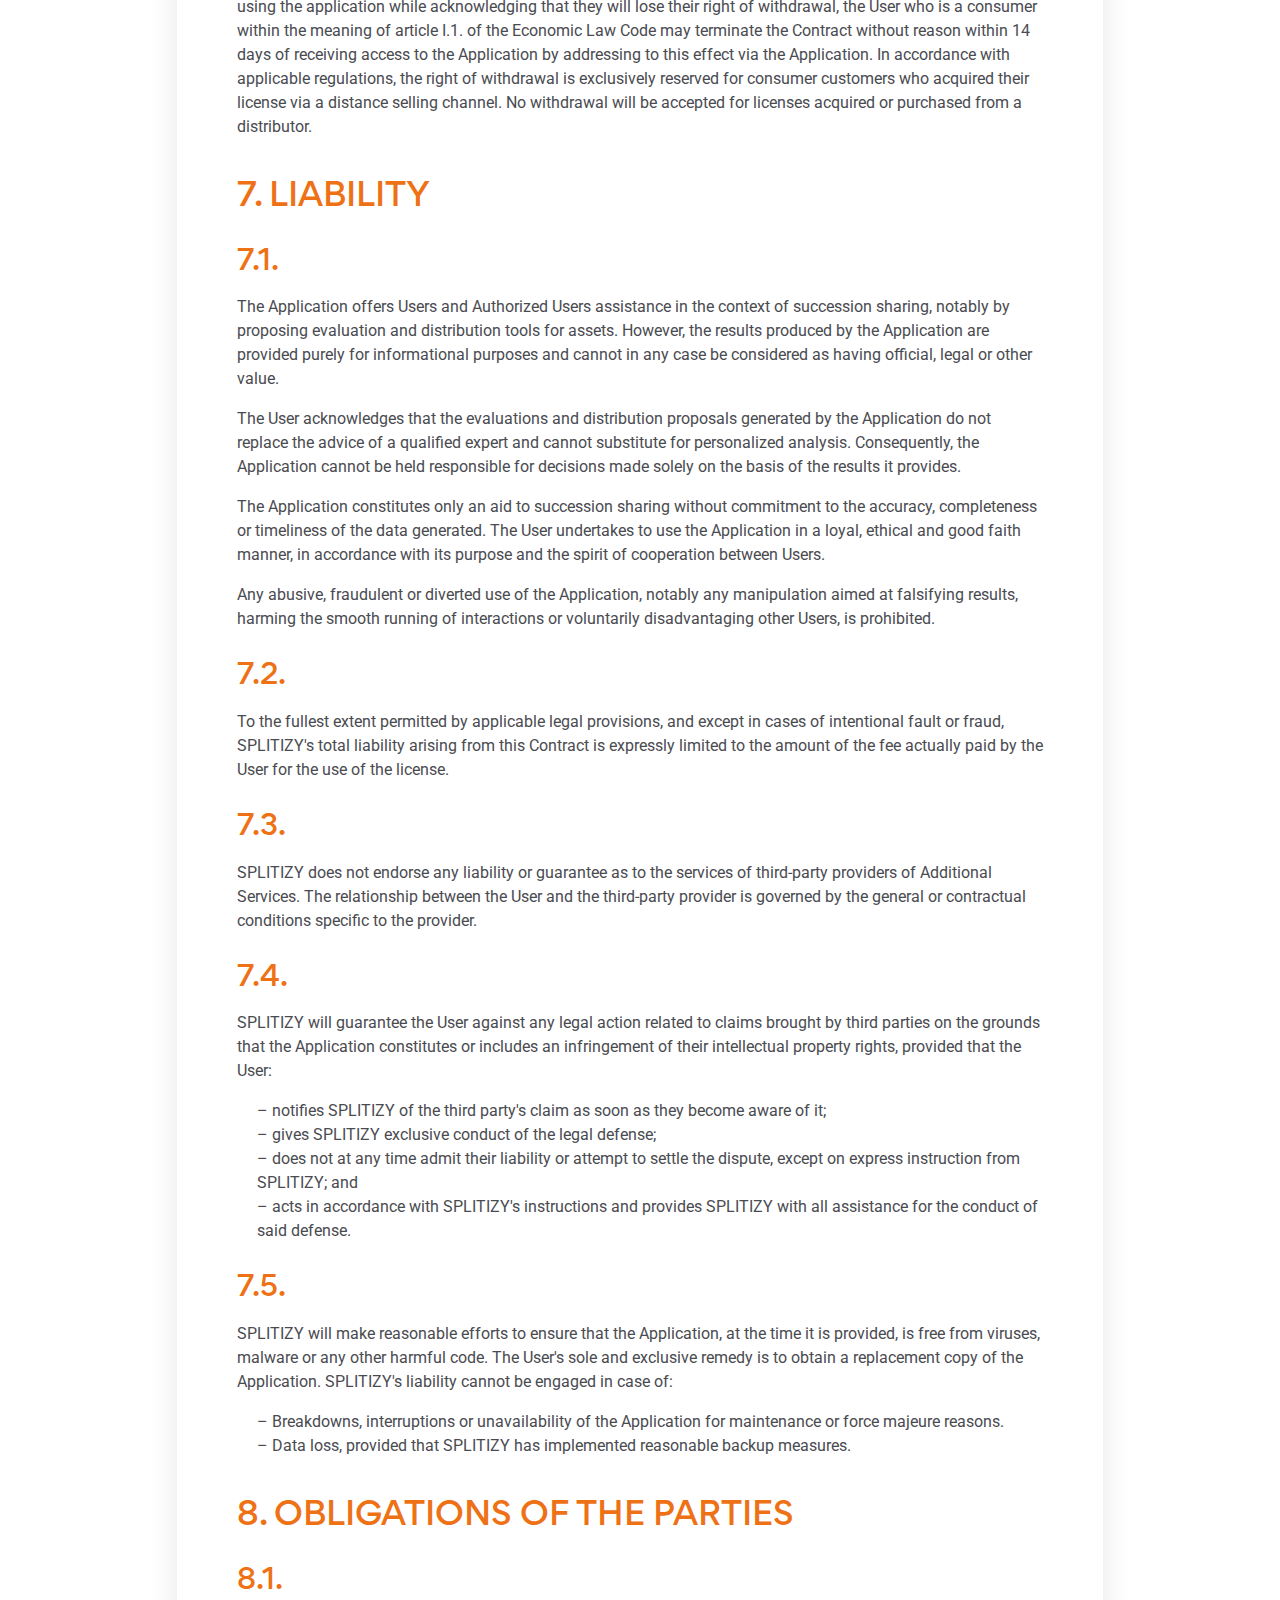
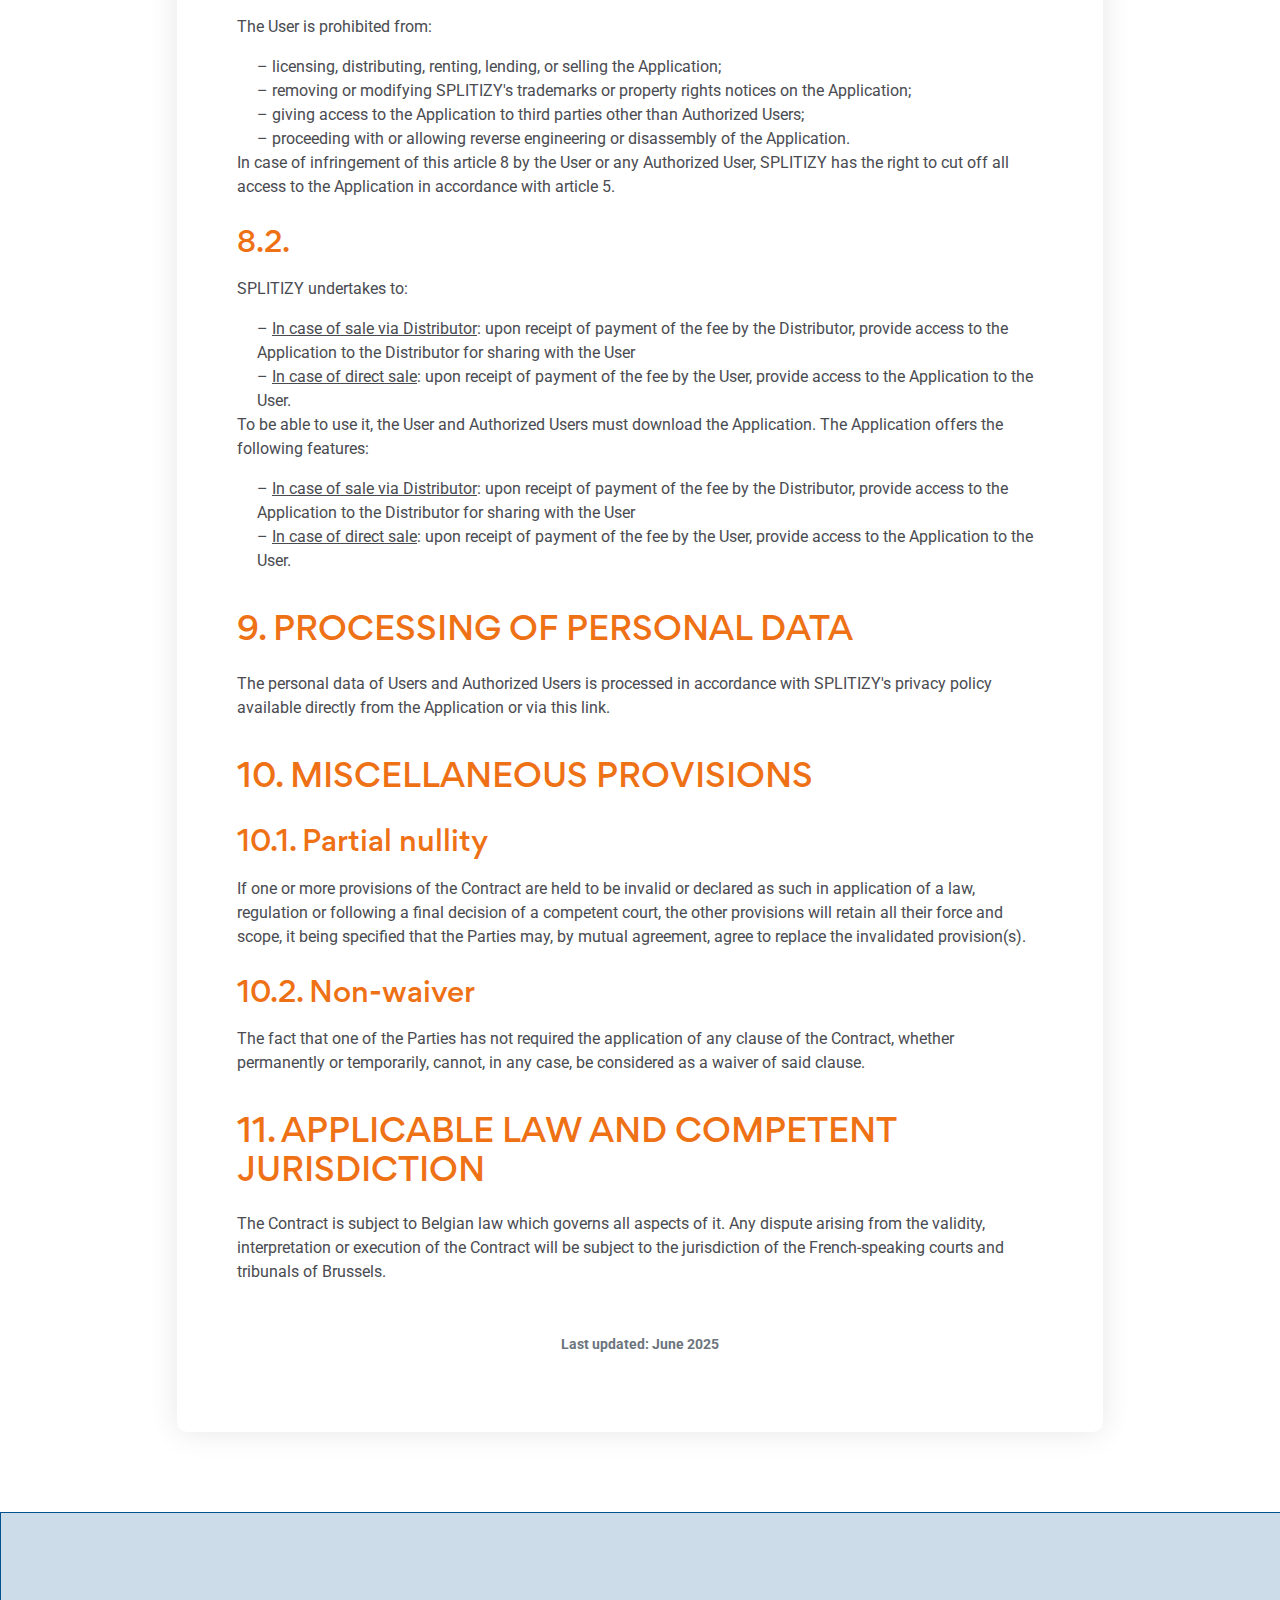
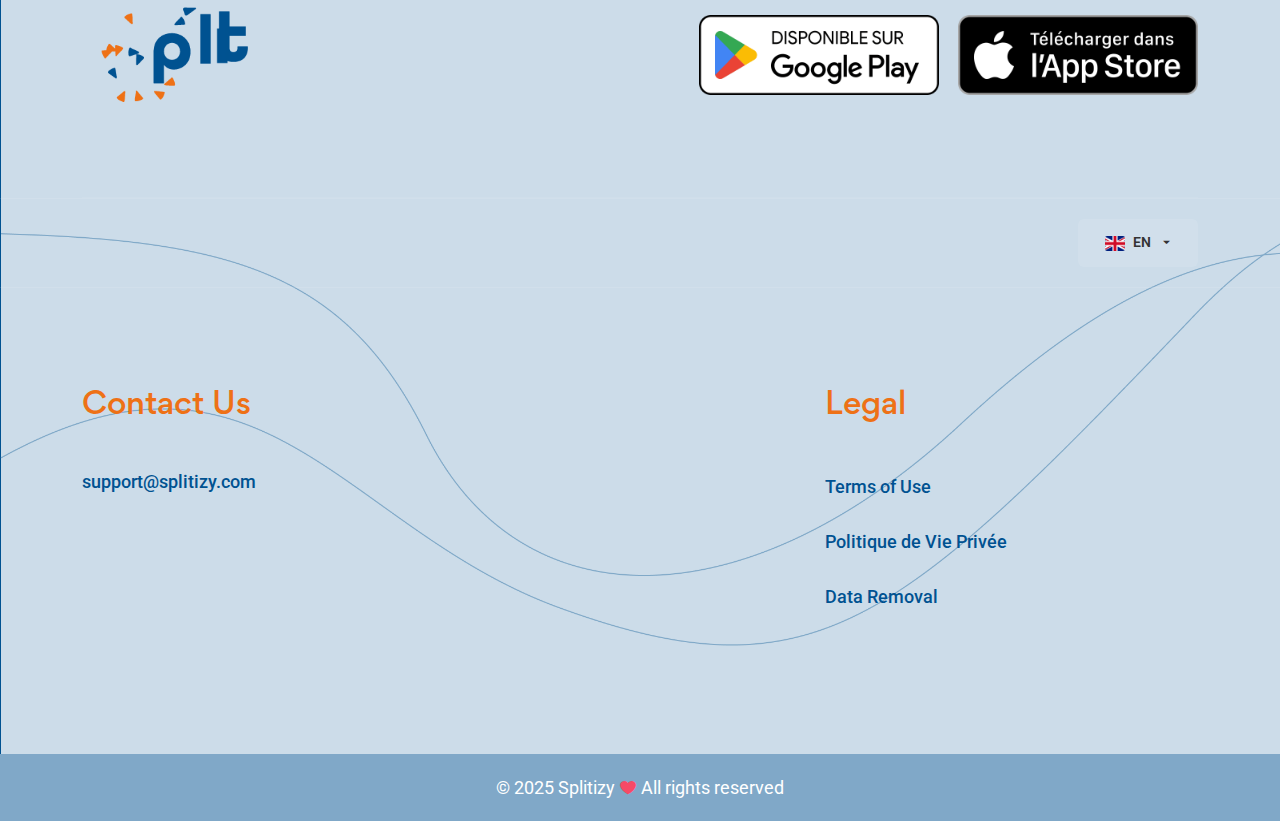
<file: conditions-licences-utilisation.html>
<!DOCTYPE html>
<html lang="fr" dir="ltr">

<head>

    <meta charset="UTF-8">
    <meta http-equiv="X-UA-Compatible" content="IE=edge">
    <meta name="viewport" content="width=device-width, initial-scale=1.0">
    <title>Splitizy - Conditions des Licences d'Utilisation</title>
    <meta name="robots" content="index, follow" />
    <meta name="description" content="Conditions des licences d'utilisation de Splitizy - Termes et conditions régissant l'utilisation de nos services de gestion de succession."
    <!-- Favicon -->
    <link rel="apple-touch-icon" sizes="180x180" href="assets/images/logo/apple-touch-icon.png">
    <link rel="icon" type="image/png" sizes="32x32" href="assets/images/logo/favicon-32x32.png">
    <link rel="icon" type="image/png" sizes="16x16" href="assets/images/logo/favicon-16x16.png">
    <link rel="shortcut icon" href="favicon.ico">
    <link rel="manifest" href="site.webmanifest">

    <!-- CSS
    ============================================ -->

    <link rel="stylesheet" href="assets/css/bootstrap.min.css" />
    <link rel="stylesheet" href="assets/css/icofont.min.css" />
    <link rel="stylesheet" href="assets/css/animate.min.css">
    <link rel="stylesheet" href="assets/css/swiper-bundle.min.css">
    <link rel="stylesheet" href="assets/css/magnific-popup.min.css" />
    <link rel="stylesheet" href="assets/css/gordita-font.css" />

    <!-- Style CSS -->
    <link rel="stylesheet" href="assets/css/style.css">
    
    <!-- Splitizy Custom CSS -->
    <link rel="stylesheet" href="assets/css/splitizy-custom.css">

</head>

<body>
    <div class="main-wrapper">

        <!-- Begin Main Header Area -->
        <header class="header">
            <div class="header-area header-position-absolute header-sticky header-style-4">
                <div class="container header-container">
                    <div class="row align-items-center">
                        <div class="col-xl-3 col-lg-2 col-6">
                            <a href="index.html" class="header-logo">
                                <img src="assets/images/logo/logo_full_transparent_120.gif" alt="Header Logo" style="max-width: auto; height: 90px;">
                            </a>
                        </div>
                        <div class="col-xl-6 col-lg-8 d-none d-lg-block">
                            <div class="header-menu text-lg-center">
                                <nav class="header-menu-nav onepage-nav">
                                    <ul>
                                        <li>
                                            <a href="index.html#feature">Fonctionnalités</a>
                                        </li>
                                        <li>
                                            <a href="index.html#repartition">Répartition</a>
                                        </li>
                                        <li>
                                            <a href="index.html#pricing">Tarifs</a>
                                        </li>
                                        <li>
                                            <a href="qui-sommes-nous.html">Qui sommes-nous ?</a>
                                        </li>
                                        <li>
                                            <a href="contact.html">Contact</a>
                                        </li>
                                        <li>
                                            <a href="faq.html">FAQ</a>
                                        </li>
                                    </ul>
                                </nav>
                            </div>
                        </div>
                        <div class="col-xl-3 col-lg-2 col-6">
                            <ul class="header-right">
                                <li class="d-none d-md-block">
                                    <a class="btn btn-custom-size btn-md btn-professionnel" href="https://pro.splitizy.com?type=individual" target="_blank" rel="noopener noreferrer">Particulier</a>
                                </li>
                                <li class="d-none d-md-block">
                                    <a class="btn btn-custom-size btn-md blackcurrant-color extbot-primary-hover-4" href="https://pro.splitizy.com?type=pro" target="_blank" rel="noopener noreferrer">Professionnel</a>
                                </li>
                                <li class="d-flex d-lg-none">
                                    <button class="btn p-0" type="button" data-bs-toggle="offcanvas" data-bs-target="#offcanvasWithBothOptions" aria-controls="offcanvasWithBothOptions">
                                        <i class="icofont-navigation-menu"></i>
                                    </button>
                                </li>
                            </ul>
                        </div>
                    </div>
                </div>
            </div>
            <div class="offcanvas offcanvas-start" data-bs-scroll="true" tabindex="-1" id="offcanvasWithBothOptions">
                <div class="offcanvas-header">
                    <a href="index.html" class="header-logo">
                        <img src="assets/images/logo/logo_full_transparent_120.gif" alt="Header Logo" style="max-width: auto; height: 90px;">
                    </a>
                    <button type="button" class="btn-close text-reset" data-bs-dismiss="offcanvas" aria-label="Close"></button>
                </div>
                <div class="offcanvas-body">
                    <div class="header-offcanvas-menu">
                        <nav class="header-offcanvas-nav onepage-offcanvas-nav">
                            <ul>
                                <li>
                                    <a href="index.html#feature">Fonctionnalités</a>
                                </li>
                                <li>
                                    <a href="index.html#repartition">Répartition</a>
                                </li>
                                <li>
                                    <a href="index.html#pricing">Tarifs</a>
                                </li>
                                <li>
                                    <a href="qui-sommes-nous.html">Qui sommes-nous ?</a>
                                </li>
                                <li>
                                    <a href="contact.html">Contact</a>
                                </li>
                                <li>
                                    <a href="faq.html">FAQ</a>
                                </li>
                            </ul>
                        </nav>
                        <div class="mobile-menu-buttons" style="margin-top: 30px;">
                            <div style="margin-bottom: 15px;">
                                <a class="btn btn-custom-size btn-md btn-professionnel" href="https://pro.splitizy.com?type=individual" target="_blank" rel="noopener noreferrer" style="width: 100%;">Particulier</a>
                            </div>
                            <div>
                                <a class="btn btn-custom-size btn-md blackcurrant-color extbot-primary-hover-4" href="https://pro.splitizy.com?type=pro" target="_blank" rel="noopener noreferrer" style="width: 100%;">Professionnel</a>
                            </div>
                        </div>
                    </div>
                </div>
            </div>
        </header>
        <!-- Main Header Area End Here -->

        <!-- Begin Main Content Area -->
        <div class="main-content">
            <div class="breadcrumb-area breadcrumb-height" data-bg-image="assets/images/header_2.png">
                <div class="container h-100">
                    <div class="row h-100">
                        <div class="col-lg-12">
                            <div class="breadcrumb-item">
                                <h1 class="breadcrumb-title">Conditions des Licences d'Utilisation</h1>
                                <ul class="breadcrumb-list">
                                    <li>
                                        <a href="index.html" style="color: var(--splitizy-primary);">Accueil</a>
                                    </li>
                                    <li><span>Conditions d'utilisation</span></li>
                                </ul>
                            </div>
                        </div>
                    </div>
                </div>
            </div>
            
            <!-- Legal Content Area -->
            <div class="legal-content-area" style="padding: 80px 0;">
                <div class="container">
                    <div class="row justify-content-center">
                        <div class="col-lg-10">
                            <div class="legal-content-wrapper" style="background: #fff; padding: 60px; border-radius: 10px; box-shadow: 0 0 30px rgba(0,0,0,0.1);">
                                
                                <div class="legal-header text-center mb-5">
                                    <p class="text-muted"><strong>Dernière mise à jour :</strong> Juin 2025</p>
                                </div>
                                
                                <div class="legal-content">
                                    <h2 style="color: var(--splitizy-primary); margin-top: 40px; margin-bottom: 20px;">1. DÉFINITIONS ET CHAMP D'APPLICATION</h2>
                                    <p>Pour l'application du présent Contrat, on entend par :</p>
                                    <ul style="margin-left: 20px;">
                                        <li>– L'« <strong>Application</strong> » : désigne l'application mobile dénommée « Splitizy », développée par SPLITIZY.</li>
                                        <li>– Le « <strong>Contrat</strong> » désigne le présent contrat ;</li>
                                        <li>– Le « <strong>Distributeur</strong> » : toute société ou association qui contracte avec SPLITIZY pour distribuer son Application à des Utilisateurs ;</li>
                                        <li>– Le « <strong>Groupe</strong> » : s'entend de l'Utilisateur et des Utilisateurs autorisés qui, ensemble, sont autorisés à utiliser l'Application pour une opération de partage successoral particulière ;</li>
                                        <li>– Les « <strong>Services additionnels</strong> » : s'entendent au sens prévu à l'article 4 ;</li>
                                        <li>– « <strong>SPLITIZY</strong> » : la SRL SPLITIZY, dont le siège est établi Rue Konkel 3 à 1150 Woluwe-Saint-Pierre et inscrite à la BCE sous le numéro 1022.619.233 ;</li>
                                        <li>– L'« <strong>Utilisateur</strong> » : toute personne ayant souscrit par les présentes à une licence d'utilisation de l'Application pour une utilisation personnelle ;</li>
                                        <li>– L'« <strong>Utilisateur autorisé</strong> » : toute personne désignée par l'Utilisateur, qui est ainsi autorisée à utiliser l'Application.</li>
                                    </ul>
                                    <p>Le Contrat régit la licence d'utilisation de l'Application concédée par SPLITIZY à l'Utilisateur.</p>
                                    <p>Les présentes dispositions ne peuvent être modifiées que par convention expresse et écrite. Elles sont réputées être acceptées par l'Utilisateur du seul fait de l'utilisation de l'Application, écartant de plein droit ses propres conditions générales ou particulières.</p>

                                    <h2 style="color: var(--splitizy-primary); margin-top: 40px; margin-bottom: 20px;">2. LICENCE D'UTILISATION</h2>
                                    <h3 style="color: var(--splitizy-secondary); margin-top: 30px; margin-bottom: 15px;">2.1.</h3>
                                    <p>SPLITIZY concède à l'Utilisateur un droit non-exclusif, personnel et non-cessible pour utiliser l'Application à des fins personnelles. SPLITIZY conserve l'entière propriété et l'ensemble des droits de propriété intellectuelle sur l'Application.</p>
                                    
                                    <h3 style="color: var(--splitizy-secondary); margin-top: 30px; margin-bottom: 15px;">2.2.</h3>
                                    <p>Après paiement du prix au Distributeur de l'Application et acceptation des présentes, l'Utilisateur recevra les codes d'accès à l'Application.</p>
                                    <p><u>En cas de vente directe par SPLITIZY à l'Utilisateur</u>, l'Utilisateur recevra les accès à l'Application après paiement du prix à SPLITIZY et acceptation des présentes.</p>
                                    
                                    <h3 style="color: var(--splitizy-secondary); margin-top: 30px; margin-bottom: 15px;">2.3.</h3>
                                    <p>Au moment de la création de son compte ou par la suite, l'Utilisateur peut désigner un ou plusieurs Utilisateurs autorisés qui se verront alors accorder accès à l'Application. L'Utilisateur est pleinement responsable du respect du présent Contrat par les Utilisateurs autorisés.</p>
                                    
                                    <h3 style="color: var(--splitizy-secondary); margin-top: 30px; margin-bottom: 15px;">2.4.</h3>
                                    <p>Les accès sont strictement personnels et confidentiels. L'Utilisateur ne peut pas les partager avec d'autres personnes. L'Utilisateur est seul responsable de la perte ou du vol de ses accès et des conséquences qui en découlent.</p>
                                    
                                    <h3 style="color: var(--splitizy-secondary); margin-top: 30px; margin-bottom: 15px;">2.5.</h3>
                                    <p>La licence d'utilisation de l'Application doit être activée dans un délai d'un (1) an à compter de la remise des codes d'accès de la licence. Une fois la licence activée par la création d'un Groupe, elle reste valable pour toute la durée d'exploitation nécessaire à la réalisation d'une opération de partage successoral unique. Les données seront toutefois supprimées trois (3) ans après la dernière utilisation de l'Application.</p>

                                    <h2 style="color: var(--splitizy-primary); margin-top: 40px; margin-bottom: 20px;">3. REDEVANCES</h2>
                                    <p>Le droit d'utilisation de l'Application est concédé moyennant une redevance qui est comprise dans le prix payé par le Distributeur de l'Application à SPLITIZY.</p>
                                    <p><u>En cas de vente directe par SPLITIZY à l'Utilisateur</u> : le prix de l'Application est déterminé par SPLITIZY dans le bon de commande à l'Utilisateur. Sauf mention contraire, tous les prix s'entendent nets HTVA, frais et taxes en sus.</p>
                                    <p>Toutes les factures de SPLITIZY sont payables au comptant. Les accès à l'Application ne seront donnés à l'Utilisateur que si le prix a été payé.</p>
                                    <p>A défaut de paiement de tout ou partie d'une facture dans les 30 jours de l'émission de celle-ci, le montant total dû sera majoré de plein droit et sans mise en demeure d'un intérêt calculé au taux légal, tout mois entamé étant dû.</p>
                                    <p>Toute réclamation relative à une facture doit être adressée par écrit dans un délai de 7 jours ouvrables suivant sa réception, laquelle est présumée réalisée dans un délai de trois jours ouvrables suivant la date portée par la facture.</p>
                                    <p>A l'expiration de ce délai, la facture sera réputée acceptée. Une réclamation ne peut en aucun cas justifier une suspension du paiement de l'incontestablement dû.</p>
                                    <p>Aucun remboursement ne sera opéré pour les redevances payées, pour quelque cause que ce soit, à l'exception du cas visé à l'article 6 (droit de rétractation).</p>

                                    <h2 style="color: var(--splitizy-primary); margin-top: 40px; margin-bottom: 20px;">4. SERVICES ADDITIONNELS</h2>
                                    <h3 style="color: var(--splitizy-secondary); margin-top: 30px; margin-bottom: 15px;">4.1.</h3>
                                    <p>L'Utilisateur a la possibilité de commander via l'Application des Services additionnels et payants, tels que notamment :</p>
                                    <ul style="margin-left: 20px;">
                                        <li>– un service d'expertise via un expert habilité,</li>
                                        <li>– un service de déménagement.</li>
                                    </ul>
                                    
                                    <h3 style="color: var(--splitizy-secondary); margin-top: 30px; margin-bottom: 15px;">4.2.</h3>
                                    <p>Les Services faisant intervenir des prestataires tiers seront facturés directement par les prestataires tiers et seront régis par leurs conditions générales ou contractuelles propres.</p>
                                    <p>SPLITIZY n'endosse aucune responsabilité ni garantie quant à la qualité ou l'exactitude des Services prestés par ces tiers.</p>

                                    <h2 style="color: var(--splitizy-primary); margin-top: 40px; margin-bottom: 20px;">5. RÉSILIATION</h2>
                                    <p>Le présent Contrat peut être résilié en tout temps par SPLITIZY, de plein droit, sans préavis, ni indemnité en cas de non-respect par l'Utilisateur de l'article 8.1.</p>

                                    <h2 style="color: var(--splitizy-primary); margin-top: 40px; margin-bottom: 20px;">6. DROIT DE RÉTRACTATION</h2>
                                    <p>Sauf si conformément à l'article VI.53. 13° du Code de droit économique, l'Utilisateur a donné son consentement pour commencer à utiliser l'application en reconnaissant qu'il perdra son droit de rétractation, l'Utilisateur qui est un consommateur au sens de l'article I.1. du Code de droit économique peut résilier le Contrat sans motif dans les 14 jours de la réception des accès à l'Application en adressant en ce sens via l'Application. Conformément à la réglementation applicable, le droit de rétractation est exclusivement réservé aux clients consommateurs ayant acquis leur licence via un canal de vente à distance. Aucune rétractation ne sera acceptée pour les licences acquises ou achetées auprès d'un distributeur.</p>

                                    <h2 style="color: var(--splitizy-primary); margin-top: 40px; margin-bottom: 20px;">7. RESPONSABILITÉ</h2>
                                    <h3 style="color: var(--splitizy-secondary); margin-top: 30px; margin-bottom: 15px;">7.1.</h3>
                                    <p>L'Application offre aux Utilisateurs et aux Utilisateurs autorisés une assistance dans le cadre du partage successoral, notamment en proposant des outils d'évaluation et de répartition des biens. Toutefois, les résultats produits par l'Application sont fournis à titre purement indicatif et ne sauraient en aucun cas être considérés comme ayant une valeur officielle, légale ou autre.</p>
                                    <p>L'Utilisateur reconnaît que les évaluations et propositions de répartition générées par l'Application ne remplacent pas l'avis d'un expert habilité et ne peuvent se substituer à une analyse personnalisée. En conséquence, l'Application ne pourra être tenue pour responsable des décisions prises sur la seule base des résultats qu'elle fournit.</p>
                                    <p>L'Application constitue uniquement une aide au partage successoral sans engagement sur l'exactitude, l'exhaustivité ou l'actualité des données générées. L'Utilisateur s'engage à utiliser l'Application de manière loyale, éthique et de bonne foi, conformément à sa finalité et à l'esprit de coopération entre Utilisateurs.</p>
                                    <p>Tout usage abusif, frauduleux ou détourné de l'Application, notamment toute manipulation visant à fausser les résultats, à nuire au bon déroulement des interactions ou à désavantager volontairement d'autres Utilisateurs, est interdit.</p>
                                    
                                    <h3 style="color: var(--splitizy-secondary); margin-top: 30px; margin-bottom: 15px;">7.2.</h3>
                                    <p>Dans la plus large mesure autorisée par les dispositions légales en vigueur, et sauf les cas de faute intentionnelle ou de dol, la responsabilité totale de SPLITIZY découlant de ce Contrat est expressément limitée au montant de la redevance effectivement payée par l'Utilisateur pour l'utilisation de la licence.</p>
                                    
                                    <h3 style="color: var(--splitizy-secondary); margin-top: 30px; margin-bottom: 15px;">7.3.</h3>
                                    <p>SPLITIZY n'endosse aucune responsabilité ni garantie quant aux services des tiers prestataires des Services additionnels. La relation entre l'Utilisateur et le prestataire tiers est régie par les conditions générales ou contractuelles propres au prestataire.</p>
                                    
                                    <h3 style="color: var(--splitizy-secondary); margin-top: 30px; margin-bottom: 15px;">7.4.</h3>
                                    <p>SPLITIZY garantira l'Utilisateur contre toute action en justice liée à des réclamations intentées par des tiers au motif que l'Application constitue ou comprend une contrefaçon de leurs droits de propriété intellectuelle, dès lors que l'Utilisateur:</p>
                                    <ul style="margin-left: 20px;">
                                        <li>– notifie à SPLITIZY la réclamation du tiers dès qu'il en a connaissance ;</li>
                                        <li>– donne à SPLITIZY la conduite exclusive de la défense en justice ;</li>
                                        <li>– n'admet à aucun moment sa responsabilité ou ne tente pas de régler le litige, sauf sur instruction expresse de SPLITIZY; et</li>
                                        <li>– agit conformément aux instructions de SPLITIZY et fournit à SPLITIZY toute l'assistance pour la conduite de ladite défense.</li>
                                    </ul>
                                    
                                    <h3 style="color: var(--splitizy-secondary); margin-top: 30px; margin-bottom: 15px;">7.5.</h3>
                                    <p>SPLITIZY mettra en œuvre les efforts raisonnables pour s'assurer que l'Application, au moment où elle est fournie, est exempte de virus, de logiciels malveillants ou de tout autre code nuisible. Le seul et unique recours de l'Utilisateur consiste à obtenir une copie de remplacement de l'Application. La responsabilité de SPLITIZY ne saurait être engagée en cas de :</p>
                                    <ul style="margin-left: 20px;">
                                        <li>– Pannes, interruptions ou indisponibilité de l'Application pour des raisons de maintenance ou de force majeure.</li>
                                        <li>– Perte de données, à condition que SPLITIZY ait mis en œuvre des mesures de sauvegarde raisonnables.</li>
                                    </ul>

                                    <h2 style="color: var(--splitizy-primary); margin-top: 40px; margin-bottom: 20px;">8. OBLIGATIONS DES PARTIES</h2>
                                    <h3 style="color: var(--splitizy-secondary); margin-top: 30px; margin-bottom: 15px;">8.1.</h3>
                                    <p>L'Utilisateur s'interdit de :</p>
                                    <ul style="margin-left: 20px;">
                                        <li>– offrir en licence, distribuer, louer, prêter, ou vendre l'Application;</li>
                                        <li>– enlever ou modifier les marques ou les mentions de droits de propriété de SPLITIZY sur l'Application ;</li>
                                        <li>– donner accès à l'Application à des tiers autres que les Utilisateurs autorisés;</li>
                                        <li>– procéder à ou permettre l'ingénierie inverse ou le désassemblage de l'Application.</li>
                                    </ul>
                                    <p>En cas d'infraction à cet article 8 par l'Utilisateur ou tout Utilisateur autorisé, SPLITIZY est en droit de couper tout accès à l'Application conformément à l'article 5.</p>
                                    
                                    <h3 style="color: var(--splitizy-secondary); margin-top: 30px; margin-bottom: 15px;">8.2.</h3>
                                    <p>SPLITIZY s'engage à :</p>
                                    <ul style="margin-left: 20px;">
                                        <li>– <u>En cas de vente via Distributeur</u> : dès réception du paiement de la redevance par le Distributeur, fournir les accès à l'Application au Distributeur pour partage avec l'Utilisateur</li>
                                        <li>– <u>En cas de vente directe</u> : dès réception du paiement de la redevance par l'Utilisateur, fournir les accès à l'Application à l'Utilisateur.</li>
                                    </ul>
                                    <p>Pour pouvoir l'utiliser, l'Utilisateur et les Utilisateurs autorisés doivent télécharger l'Application. L'Application offre les fonctionnalités suivantes :</p>
                                    <ul style="margin-left: 20px;">
                                        <li>– Un service de partage successoral</li>
                                        <li>– Tout Service additionnel visé à l'article 4.</li>
                                    </ul>

                                    <h2 style="color: var(--splitizy-primary); margin-top: 40px; margin-bottom: 20px;">9. TRAITEMENT DES DONNÉES À CARACTÈRE PERSONNEL</h2>
                                    <p>Les données personnelles des Utilisateurs et Utilisateurs autorisés sont traitées conformément à la politique de vie privée de SPLITIZY disponible directement depuis l'Application ou via <a href="politique-de-vie-privee.html" style="color: var(--splitizy-primary);">ce lien</a>.</p>

                                    <h2 style="color: var(--splitizy-primary); margin-top: 40px; margin-bottom: 20px;">10. DISPOSITIONS DIVERSES</h2>
                                    <h3 style="color: var(--splitizy-secondary); margin-top: 30px; margin-bottom: 15px;">10.1. Nullité partielle</h3>
                                    <p>Si une ou plusieurs stipulations du Contrat sont tenues pour non valides ou déclarées telles en application d'une loi, d'un règlement ou à la suite d'une décision définitive d'une juridiction compétente, les autres stipulations garderont toute leur force et leur portée, étant précisé que les Parties pourront, d'un commun accord, convenir de remplacer la ou les stipulations invalidées.</p>
                                    
                                    <h3 style="color: var(--splitizy-secondary); margin-top: 30px; margin-bottom: 15px;">10.2. Non renonciation</h3>
                                    <p>Le fait que l'une des Parties n'ait pas exigé l'application d'une clause quelconque du Contrat, que ce soit de façon permanente ou temporaire, ne pourra, en aucun cas, être considéré comme une renonciation à ladite clause.</p>

                                    <h2 style="color: var(--splitizy-primary); margin-top: 40px; margin-bottom: 20px;">11. DROIT APPLICABLE ET JURIDICTION COMPÉTENTE</h2>
                                    <p>Le Contrat est soumis au droit belge qui en régit tous les aspects. Tout litige résultant de la validité, de l'interprétation ou de l'exécution du Contrat sera soumis à la compétence des cours et tribunaux francophones de Bruxelles.</p>

                                    <div class="text-center mt-5">
                                        <p class="text-muted"><small><strong>Dernière mise à jour : Juin 2025</strong></small></p>
                                    </div>
                                </div>
                            </div>
                        </div>
                    </div>
                </div>
            </div>
        </div>
        <!-- Main Content Area End Here -->

        <!-- Begin Footer Area -->
        <footer class="footer-style-4" data-bg-image="assets/images/footer.png">
            <div class="footer-upper-top">
                <div class="container">
                    <div class="row">
                        <div class="col-lg-12">
                            <div class="footer-upper-top-item">
                                <a class="footer-logo" href="index.html">
                                    <img src="assets/images/logo/logo_full_transparent_120.gif" alt="Logo" style="max-width: 300px; height: auto;">
                                </a>
                                <div class="footer-btn-wrap">
                                    <a href="https://play.google.com/store/apps/details?id=com.splitizy.splitizy&hl=fr" target="_blank" rel="noopener noreferrer">
                                        <img src="assets/images/stores/google-play.png" alt="Télécharger sur Google Play" class="download-btn-img">
                                    </a>
                                    <a href="https://apps.apple.com/be/app/splitizy/id6747078524?platform=iphone" target="_blank" rel="noopener noreferrer">
                                        <img src="assets/images/stores/app-store.png" alt="Télécharger sur l'App Store" class="download-btn-img">
                                    </a>
                                </div>
                            </div>
                        </div>
                    </div>
                </div>
            </div>
            <div class="footer-top">
                <div class="container">
                    <div class="row">
                        <div class="col-lg-3 d-none d-lg-block">
                            <div class="footer-item mt-0">
                                <div class="footer-list contact-list">
                                    <h2 class="title">Contact Us</h2>
                                    <ul>
                                        <li>
                                            <a href="mailto://support@splitizy.com">support@splitizy.com</a>
                                        </li>
                                    </ul>
                                </div>
                            </div>
                        </div>
                        <div class="col-lg-9">
                            <div class="footer-item-wrap row">
                                <div class="col-lg-3 d-none d-lg-block">
                                    <div class="footer-item footer-ps-xl-30">
                                    </div>
                                </div>
                                <div class="col-lg-3 col-sm-4">
                                    <div class="footer-item footer-ps-xl-30">
                                        <div class="footer-list">
                                        </div>
                                    </div>
                                </div>
                                <div class="col-lg-6 col-sm-8">
                                    <div class="footer-item footer-ps-xl-30">
                                        <div class="footer-list">
                                            <h2 class="title">Légal</h2>
                                            <ul>
                                                <li><a href="conditions-licences-utilisation.html">Conditions des Licences d'Utilisation</a></li>
                                                <li><a href="politique-de-vie-privee.html">Politique de Vie Privée</a></li>
                                                <li><a href="suppression-donnees.html">Suppression de vos données</a></li>
                                            </ul>
                                        </div>
                                    </div>
                                </div>
                            </div>
                        </div>
                    </div>
                </div>
            </div>
            <div class="footer-bottom">
                <div class="container">
                    <div class="row">
                        <div class="col-12">
                            <div class="footer-bottom-item">
                                <div class="footer-copyright white-text">
                                    <span>© 2025 Splitizy <i class="icofont-heart"></i> Tous droits réservés</span>
                                </div>
                            </div>
                        </div>
                    </div>
                </div>
            </div>
        </footer>
        <!-- Footer Area End Here -->

        <!-- Begin Scroll To Top -->
        <a class="scroll-to-top style-4" href="">
            <i class="icofont-arrow-up"></i>
        </a>
        <!-- Scroll To Top End Here -->

    </div>

    <!-- Global Vendor, plugins JS -->

    <!-- JS Files
    ============================================ -->

    <script src="assets/js/vendor/bootstrap.bundle.min.js"></script>
    <script src="assets/js/vendor/jquery-3.6.0.min.js"></script>
    <script src="assets/js/vendor/jquery-migrate-3.3.2.min.js"></script>
    <script src="assets/js/vendor/modernizr-3.11.2.min.js"></script>
    <script src="assets/js/plugins/wow.min.js"></script>
    <script src="assets/js/plugins/swiper-bundle.min.js"></script>
    <script src="assets/js/plugins/parallax.min.js"></script>
    <script src="assets/js/plugins/jquery.magnific-popup.min.js"></script>
    <script src="assets/js/plugins/tippy.min.js"></script>
    <script src="assets/js/plugins/mailchimp-ajax.js"></script>
    <script src="assets/js/plugins/one-page-nav.min.js"></script>

    <!--Main JS (Common Activation Codes)-->
    <script src="assets/js/main.js"></script>
    
    <!-- Internationalization JS -->
    <script src="assets/js/i18n.js"></script>

</body>

</html>
</file>
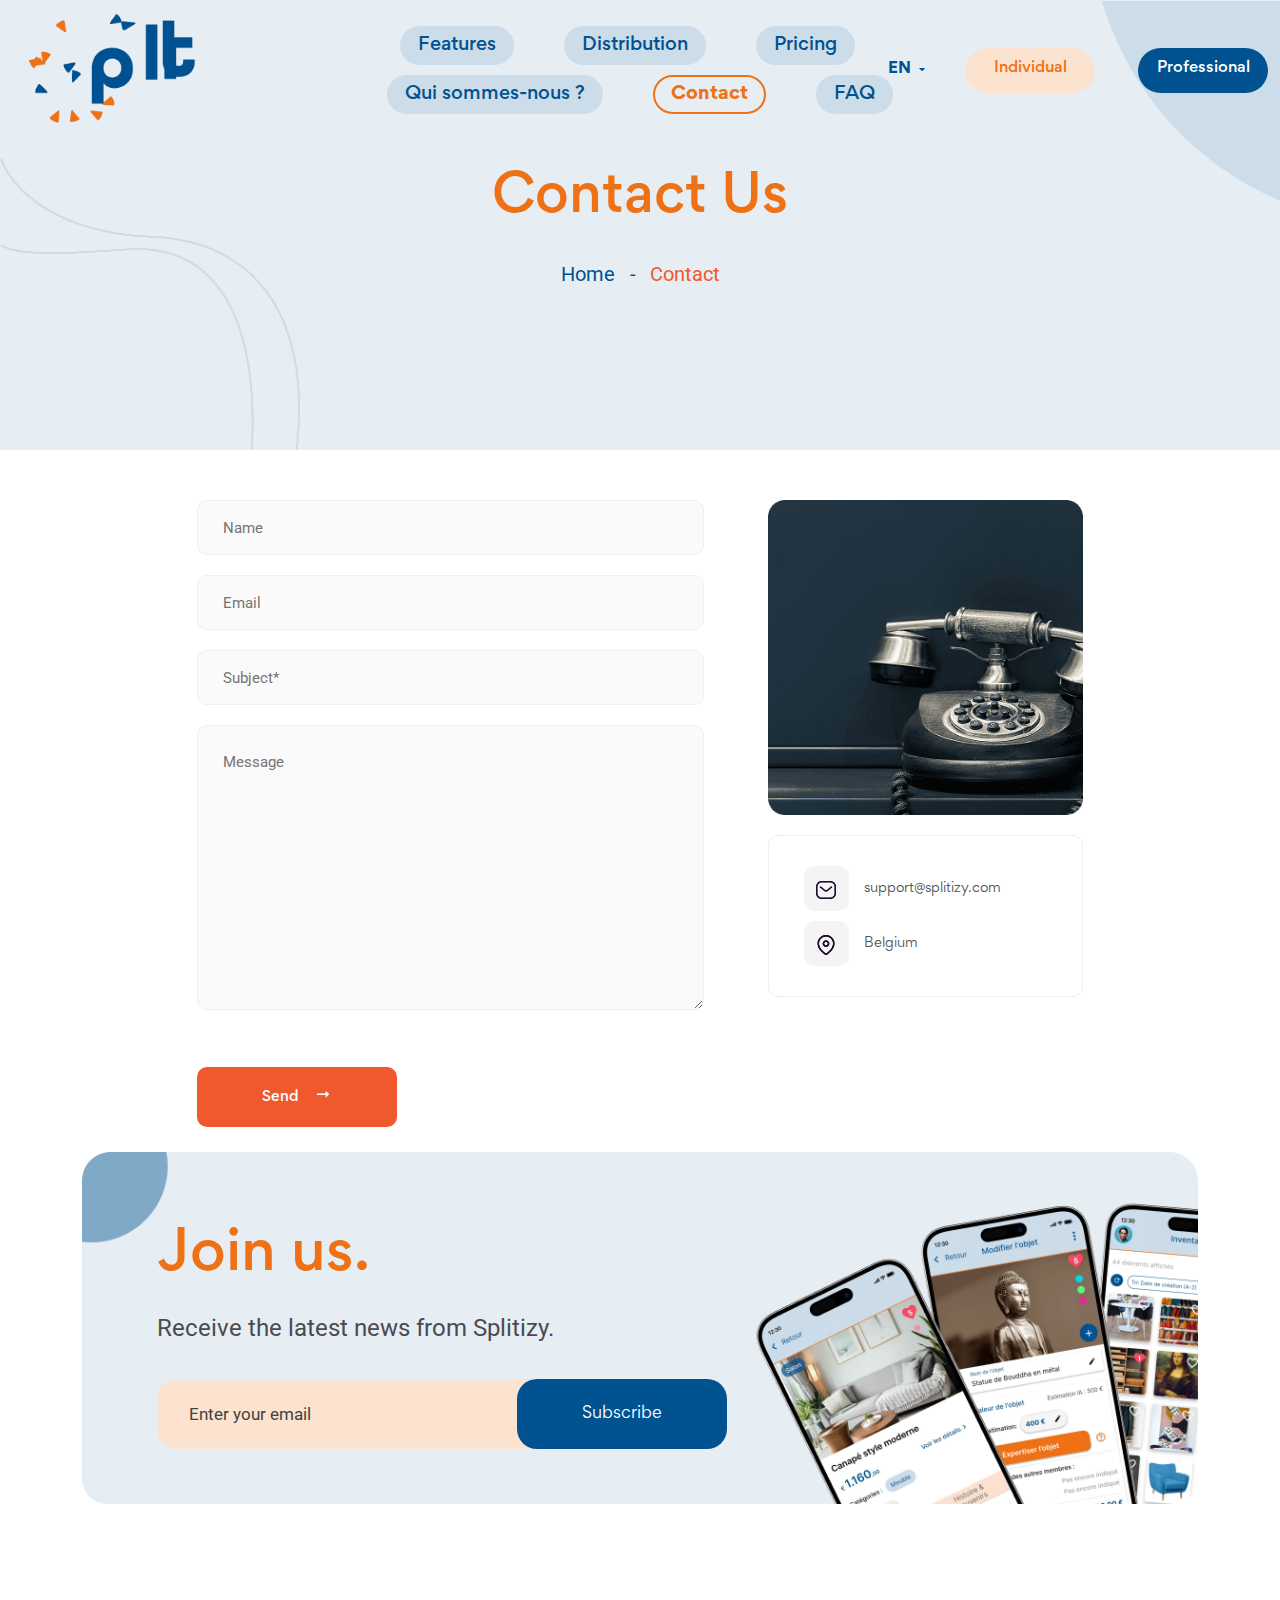
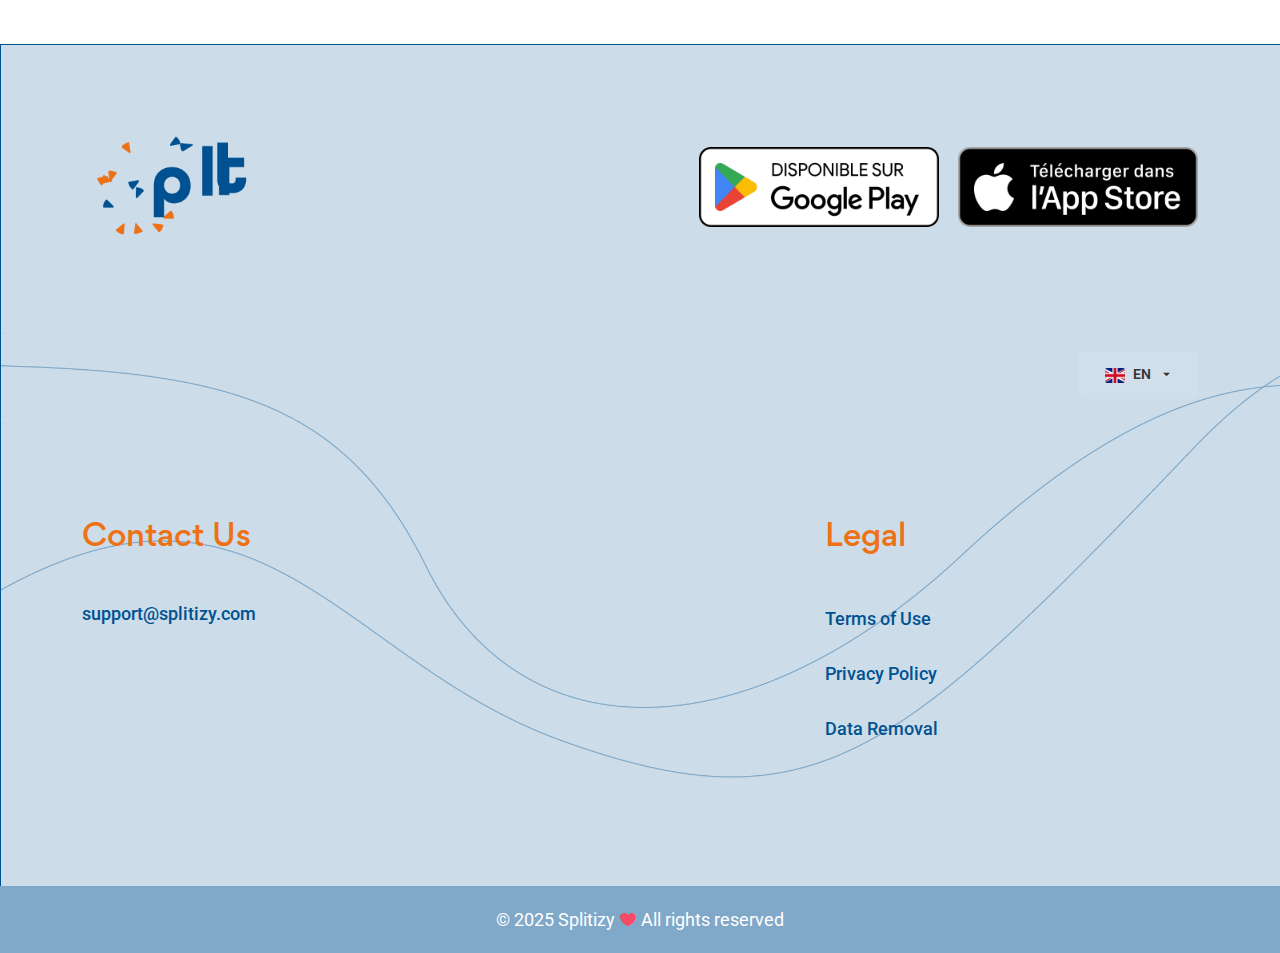
<file: contact.html>
<!DOCTYPE html>
<html lang="fr" dir="ltr">

<head>

    <meta charset="UTF-8">
    <meta http-equiv="X-UA-Compatible" content="IE=edge">
    <meta name="viewport" content="width=device-width, initial-scale=1.0">
    <title>Splitizy - Contact</title>
    <meta name="robots" content="index, follow" />
    <meta name="description" content="Contactez l'équipe Splitizy pour toute question sur notre application de gestion et partage de biens en groupe."
    <!-- Favicon -->
    <link rel="apple-touch-icon" sizes="180x180" href="assets/images/logo/apple-touch-icon.png">
    <link rel="icon" type="image/png" sizes="32x32" href="assets/images/logo/favicon-32x32.png">
    <link rel="icon" type="image/png" sizes="16x16" href="assets/images/logo/favicon-16x16.png">
    <link rel="shortcut icon" href="favicon.ico">
    <link rel="manifest" href="site.webmanifest">

    <!-- CSS
    ============================================ -->

    <link rel="stylesheet" href="assets/css/bootstrap.min.css" />
    <link rel="stylesheet" href="assets/css/icofont.min.css" />
    <link rel="stylesheet" href="assets/css/animate.min.css">
    <link rel="stylesheet" href="assets/css/swiper-bundle.min.css">
    <link rel="stylesheet" href="assets/css/magnific-popup.min.css" />
    <link rel="stylesheet" href="assets/css/gordita-font.css" />

    <!-- Style CSS -->
    <link rel="stylesheet" href="assets/css/style.css">
    
    <!-- Splitizy Custom CSS -->
    <link rel="stylesheet" href="assets/css/splitizy-custom.css">
    
    <!-- reCAPTCHA -->
    <script src="https://www.google.com/recaptcha/api.js" async defer></script>

</head>

<body>
    <div class="main-wrapper">

        <!-- Begin Main Header Area -->
        <header class="header">
            <div class="header-area header-position-absolute header-sticky header-style-4">
                <div class="container header-container">
                    <div class="row align-items-center">
                        <div class="col-xl-3 col-lg-2 col-6">
                            <a href="index.html" class="header-logo">
                                <img src="assets/images/logo/logo_full_transparent_120.gif" alt="Header Logo" style="max-width: auto; height: 90px;">
                            </a>
                        </div>
                        <div class="col-xl-6 col-lg-8 d-none d-lg-block">
                            <div class="header-menu text-lg-center">
                                <nav class="header-menu-nav onepage-nav">
                                    <ul>
                                        <li>
                                            <a href="index.html#feature">Fonctionnalités</a>
                                        </li>
                                        <li>
                                            <a href="index.html#repartition">Répartition</a>
                                        </li>
                                        <li>
                                            <a href="index.html#pricing">Tarifs</a>
                                        </li>
                                        <li>
                                            <a href="qui-sommes-nous.html">Qui sommes-nous ?</a>
                                        </li>
                                        <li class="active">
                                            <a href="contact.html">Contact</a>
                                        </li>
                                        <li>
                                            <a href="faq.html">FAQ</a>
                                        </li>
                                    </ul>
                                </nav>
                            </div>
                        </div>
                        <div class="col-xl-3 col-lg-2 col-6">
                            <ul class="header-right">
                                <li class="d-none d-md-block">
                                    <a class="btn btn-custom-size btn-md btn-professionnel" href="https://pro.splitizy.com?type=individual" target="_blank" rel="noopener noreferrer">Particulier</a>
                                </li>
                                <li class="d-none d-md-block">
                                    <a class="btn btn-custom-size btn-md blackcurrant-color extbot-primary-hover-4" href="https://pro.splitizy.com?type=pro" target="_blank" rel="noopener noreferrer">Professionnel</a>
                                </li>
                                <li class="d-flex d-lg-none">
                                    <button class="btn p-0" type="button" data-bs-toggle="offcanvas" data-bs-target="#offcanvasWithBothOptions" aria-controls="offcanvasWithBothOptions">
                                        <i class="icofont-navigation-menu"></i>
                                    </button>
                                </li>
                            </ul>
                        </div>
                    </div>
                </div>
            </div>
            <div class="offcanvas offcanvas-start" data-bs-scroll="true" tabindex="-1" id="offcanvasWithBothOptions">
                <div class="offcanvas-header">
                    <a href="index.html" class="header-logo">
                        <img src="assets/images/logo/logo_full_transparent_120.gif" alt="Header Logo" style="max-width: auto; height: 90px;">
                    </a>
                    <button type="button" class="btn-close text-reset" data-bs-dismiss="offcanvas" aria-label="Close"></button>
                </div>
                <div class="offcanvas-body">
                    <div class="header-offcanvas-menu">
                        <nav class="header-offcanvas-nav onepage-offcanvas-nav">
                            <ul>
                                <li>
                                    <a href="index.html#feature">Fonctionnalités</a>
                                </li>
                                <li>
                                    <a href="index.html#repartition">Répartition</a>
                                </li>
                                <li>
                                    <a href="index.html#pricing">Tarifs</a>
                                </li>
                                <li>
                                    <a href="qui-sommes-nous.html">Qui sommes-nous ?</a>
                                </li>
                                <li class="active">
                                    <a href="contact.html">Contact</a>
                                </li>
                                <li>
                                    <a href="faq.html">FAQ</a>
                                </li>
                            </ul>
                        </nav>
                        <div class="mobile-menu-buttons" style="margin-top: 30px;">
                            <div style="margin-bottom: 15px;">
                                <a class="btn btn-custom-size btn-md btn-professionnel" href="https://pro.splitizy.com?type=individual" target="_blank" rel="noopener noreferrer" style="width: 100%;">Particulier</a>
                            </div>
                            <div>
                                <a class="btn btn-custom-size btn-md blackcurrant-color extbot-primary-hover-4" href="https://pro.splitizy.com?type=pro" target="_blank" rel="noopener noreferrer" style="width: 100%;">Professionnel</a>
                            </div>
                        </div>
                    </div>
                </div>
            </div>
        </header>
        <!-- Main Header Area End Here -->

        <!-- Begin Main Content Area -->
        <div class="main-content">
            <div class="breadcrumb-area breadcrumb-height" data-bg-image="assets/images/header_2.png">
                <div class="container h-100">
                    <div class="row h-100">
                        <div class="col-lg-12">
                            <div class="breadcrumb-item">
                                <h1 class="breadcrumb-title">Contactez-nous</h1>
                                <ul class="breadcrumb-list">
                                    <li>
                                        <a href="index.html" style="color: var(--splitizy-primary);">Accueil</a>
                                    </li>
                                    <li><span>Contact</span></li>
                                </ul>
                            </div>
                        </div>
                    </div>
                </div>
            </div>
            <div class="form-area form-style-2">
                <div class="container">
                    <div class="form-wrap">
                        <div class="row">
                            <div class="col-xl-7 col-lg-5">
                                <form id="contact-form" class="form" action="#">
                                    <div class="form-field">
                                        <input type="text" name="con_name" placeholder="Nom" class="input-field" required>
                                    </div>
                                    <div class="form-field">
                                        <input type="email" name="con_email" placeholder="Email" class="input-field" required>
                                    </div>
                                    <div class="form-field">
                                        <input type="text" name="con_subject" placeholder="Sujet*" class="input-field" required>
                                    </div>
                                    <div class="form-field mb-0">
                                        <textarea name="con_message" placeholder="Message" class="textarea-field" required></textarea>
                                    </div>
                                    <div class="form-btn-wrap">
                                        <button type="submit" value="submit" class="form-btn g-recaptcha" name="submit"
                                                data-sitekey="6LciCDcrAAAAAC2XJHnQHRu64gPiBMffaW30RW-u"
                                                data-callback="onContactSubmit"
                                                data-badge="bottomleft"
                                                data-size="invisible">
                                            Envoyer
                                            <i class="icofont-long-arrow-right"></i>
                                        </button>
                                        <p class="form-messege"></p>
                                    </div>
                                </form>
                            </div>
                            <div class="col-xl-5 col-lg-7">
                                <div class="contact-sidebar">
                                    <img src="assets/images/contact.png" alt="Banner">
                                    <div class="contact-sidebar-info">
                                        <ul class="contact-info">
                                            <li>
                                                <div class="contact-icon">
                                                    <img src="assets/images/contact/icon/message.png" alt="Contact Icon">
                                                </div>
                                                <a href="mailto://support@splitizy.com">support@splitizy.com</a>
                                            </li>
                                            <li>
                                                <div class="contact-icon">
                                                    <img src="assets/images/contact/icon/location.png" alt="Contact Icon">
                                                </div>
                                                <span>
                                            Belgique
                                        </span>
                                            </li>
                                        </ul>
                                        <!-- <div class="social-link">
                                            <h2 class="social-title">Suivez-nous :</h2>
                                            <ul class="social-list">
                                                <li>
                                                    <a class="social-icon" href="#">
                                                        <i class="icofont-facebook"></i>
                                                    </a>
                                                </li>
                                                <li>
                                                    <a class="social-icon" href="#">
                                                        <i class="icofont-twitter"></i>
                                                    </a>
                                                </li>
                                                <li>
                                                    <a class="social-icon" href="#">
                                                        <i class="icofont-instagram"></i>
                                                    </a>
                                                </li>
                                                <li>
                                                    <a class="social-icon" href="#">
                                                        <i class="icofont-youtube"></i>
                                                    </a>
                                                </li>
                                            </ul>
                                        </div> -->
                                    </div>
                                </div>
                            </div>
                        </div>
                    </div>
                </div>
            </div>
        </div>
        <!-- Main Content Area End Here -->

        <!-- Begin Newsletter Area -->
        <div class="newsletter-area style-3">
            <div class="container">
                <div class="newsletter-bg" data-bg-image="assets/images/newsletter_1.png">
                    <div class="row">
                        <div class="col-lg-7">
                            <div class="newsletter-item">
                                <div class="inner-item">
                                    <h2 class="newsletter-title">Rejoignez-nous.</h2>
                                    <p class="newsletter-desc">Recevez les dernières actualités de Splitizy.</p>
                                    <form class="newsletter-form" id="mc-form" action="#">
                                        <input class="input-field" id="mc-email" type="email" autocomplete="off" name="email" placeholder="Entrez votre email" value="Entrez votre email" onblur="if(this.value==''){this.value='Entrez votre email'}" onfocus="if(this.value=='Entrez votre email'){this.value=''}">
                                        <div class="btn-wrap">
                                            <button class="btn btn-custom-size extbot-primary-4 blackcurrant-hover g-recaptcha" 
                                                    id="mc-submit"
                                                    data-sitekey="6LciCDcrAAAAAC2XJHnQHRu64gPiBMffaW30RW-u"
                                                    data-callback="onSubmit"
                                                    data-badge="bottomleft"
                                                    data-size="invisible"
                                                    type="submit">
                                                S'inscrire
                                                <i class="icofont-double-right"></i>
                                            </button>
                                        </div>
                                    </form>
                                    <!-- Mailchimp Alerts -->
                                    <div class="mailchimp-alerts text-centre p3-5">
                                        <div class="mailchimp-submitting"></div>
                                        <div class="mailchimp-success"></div>
                                        <div class="mailchimp-error"></div>
                                    </div>
                                </div>
                            </div>
                        </div>
                    </div>
                </div>
            </div>
        </div>
        <!-- Newsletter Area End Here -->

        <!-- Begin Footer Area -->
        <footer class="footer-style-4" data-bg-image="assets/images/footer.png">
            <div class="footer-upper-top">
                <div class="container">
                    <div class="row">
                        <div class="col-lg-12">
                            <div class="footer-upper-top-item">
                                <a class="footer-logo" href="index.html">
                                    <img src="assets/images/logo/logo_full_transparent_120.gif" alt="Logo" style="max-width: 300px; height: auto;">
                                </a>
                                <div class="footer-btn-wrap">
                                    <a href="https://play.google.com/store/apps/details?id=com.splitizy.splitizy&hl=fr" target="_blank" rel="noopener noreferrer">
                                        <img src="assets/images/stores/google-play.png" alt="Télécharger sur Google Play" class="download-btn-img">
                                    </a>
                                    <a href="https://apps.apple.com/be/app/splitizy/id6747078524?platform=iphone" target="_blank" rel="noopener noreferrer">
                                        <img src="assets/images/stores/app-store.png" alt="Télécharger sur l'App Store" class="download-btn-img">
                                    </a>
                                </div>
                            </div>
                        </div>
                    </div>
                </div>
            </div>
            <div class="footer-top">
                <div class="container">
                    <div class="row">
                        <div class="col-lg-3 d-none d-lg-block">
                            <div class="footer-item mt-0">
                                <div class="footer-list contact-list">
                                    <h2 class="title">Contact Us</h2>
                                    <ul>
                                        <li>
                                            <a href="mailto://support@splitizy.com">support@splitizy.com</a>
                                        </li>
                                    </ul>
                                </div>
                            </div>
                        </div>
                        <div class="col-lg-9">
                            <div class="footer-item-wrap row">
                                <div class="col-lg-3 d-none d-lg-block">
                                    <div class="footer-item footer-ps-xl-30">
                                    </div>
                                </div>
                                <div class="col-lg-3 col-sm-4">
                                    <div class="footer-item footer-ps-xl-30">
                                        <div class="footer-list">
                                        </div>
                                    </div>
                                </div>
                                <div class="col-lg-6 col-sm-8">
                                    <div class="footer-item footer-ps-xl-30">
                                        <div class="footer-list">
                                            <h2 class="title">Légal</h2>
                                            <ul>
                                                <li><a href="conditions-licences-utilisation.html">Conditions des Licences d'Utilisation</a></li>
                                                <li><a href="politique-de-vie-privee.html">Politique de Vie Privée</a></li>
                                                <li><a href="suppression-donnees.html">Suppression de vos données</a></li>
                                            </ul>
                                        </div>
                                    </div>
                                </div>
                            </div>
                        </div>
                    </div>
                </div>
            </div>
            <div class="footer-bottom">
                <div class="container">
                    <div class="row">
                        <div class="col-12">
                            <div class="footer-bottom-item">
                                <div class="footer-copyright white-text">
                                    <span>© 2025 Splitizy <i class="icofont-heart"></i> Tous droits réservés</span>
                                </div>
                            </div>
                        </div>
                    </div>
                </div>
            </div>
        </footer>
        <!-- Footer Area End Here -->

        <!-- Begin Scroll To Top -->
        <a class="scroll-to-top style-4" href="">
            <i class="icofont-arrow-up"></i>
        </a>
        <!-- Scroll To Top End Here -->

    </div>

    <!-- Global Vendor, plugins JS -->

    <!-- JS Files
    ============================================ -->

    <script src="assets/js/vendor/bootstrap.bundle.min.js"></script>
    <script src="assets/js/vendor/jquery-3.6.0.min.js"></script>
    <script src="assets/js/vendor/jquery-migrate-3.3.2.min.js"></script>
    <script src="assets/js/vendor/modernizr-3.11.2.min.js"></script>
    <script src="assets/js/plugins/wow.min.js"></script>
    <script src="assets/js/plugins/swiper-bundle.min.js"></script>
    <script src="assets/js/plugins/parallax.min.js"></script>
    <script src="assets/js/plugins/jquery.magnific-popup.min.js"></script>
    <script src="assets/js/plugins/tippy.min.js"></script>
    <script src="assets/js/plugins/mailchimp-ajax.js"></script>
    <script src="assets/js/plugins/one-page-nav.min.js"></script>

    <!--Main JS (Common Activation Codes)-->
    <script src="assets/js/main.js"></script>
    
    <!-- Splitizy Custom JS -->
    <script src="assets/js/splitizy-custom.js"></script>
    
    <!-- Internationalization JS -->
    <script src="assets/js/i18n.js"></script>

</body>

</html>
</file>
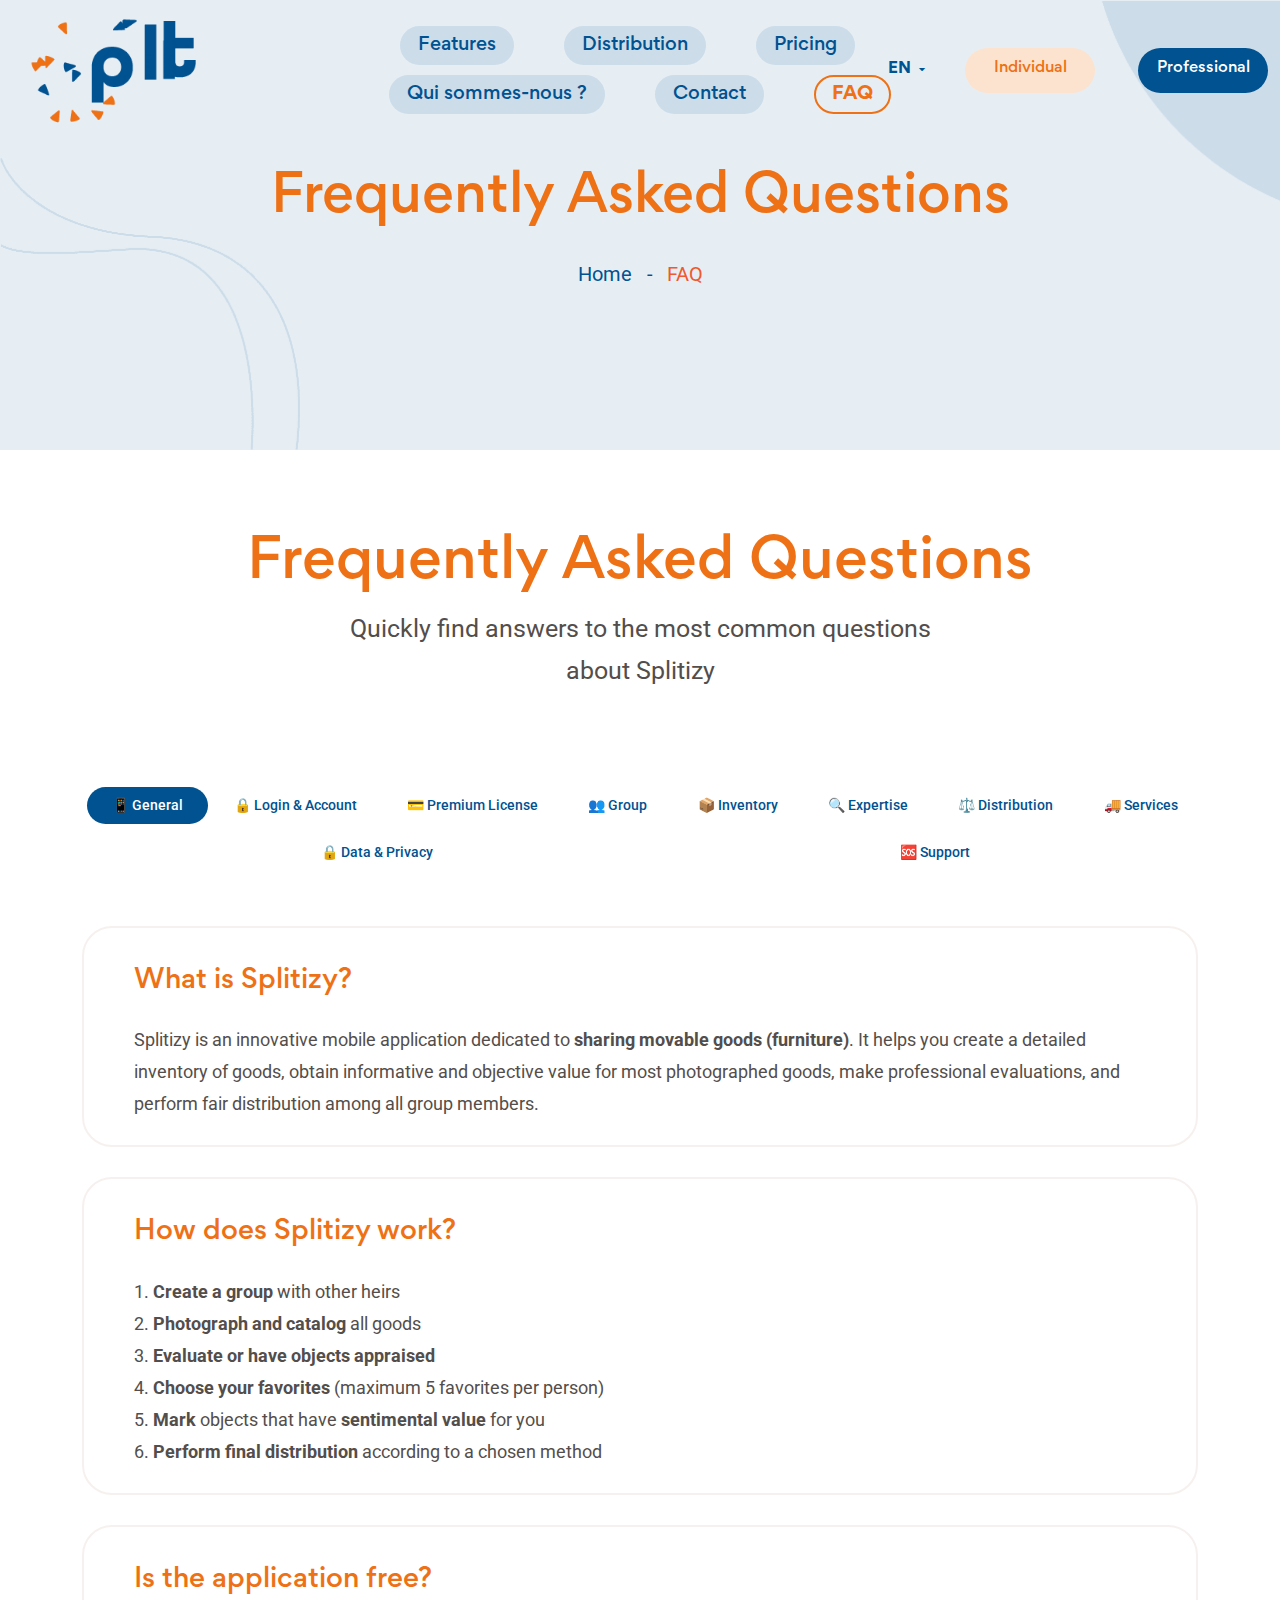
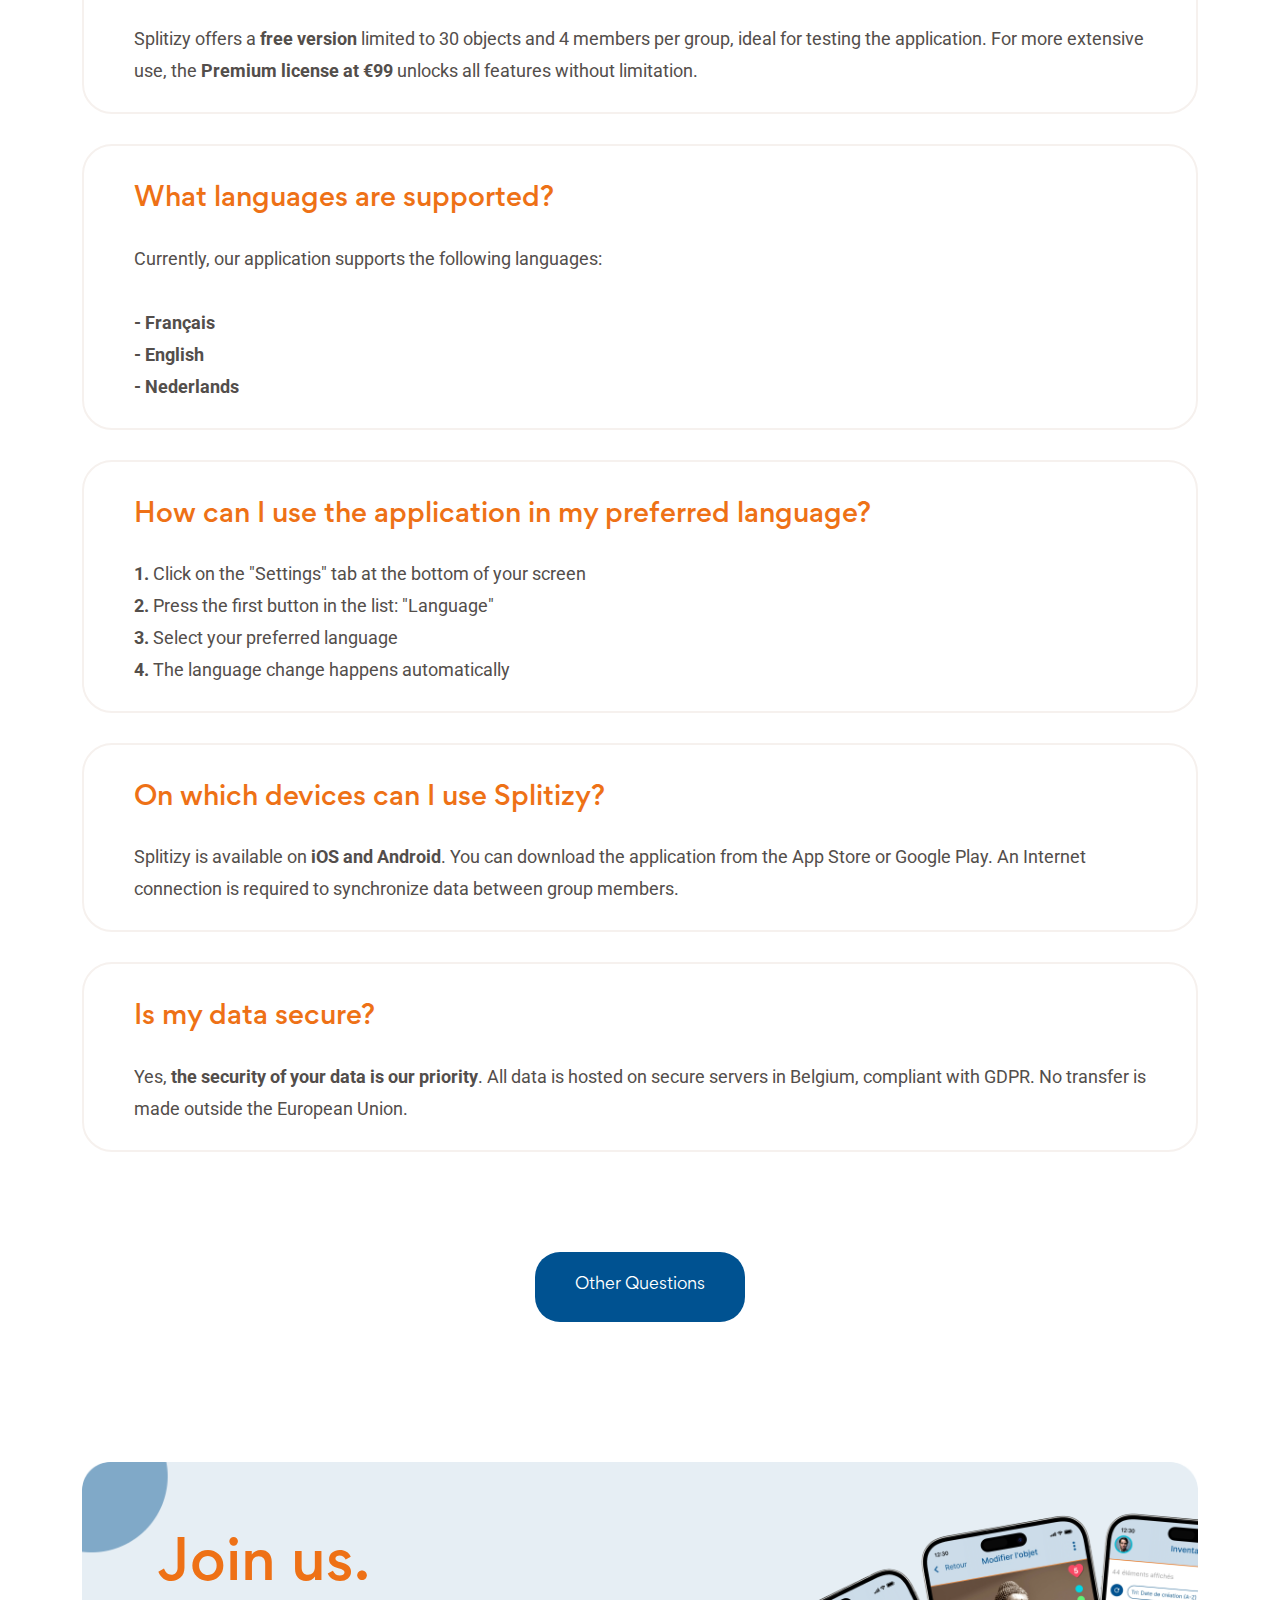
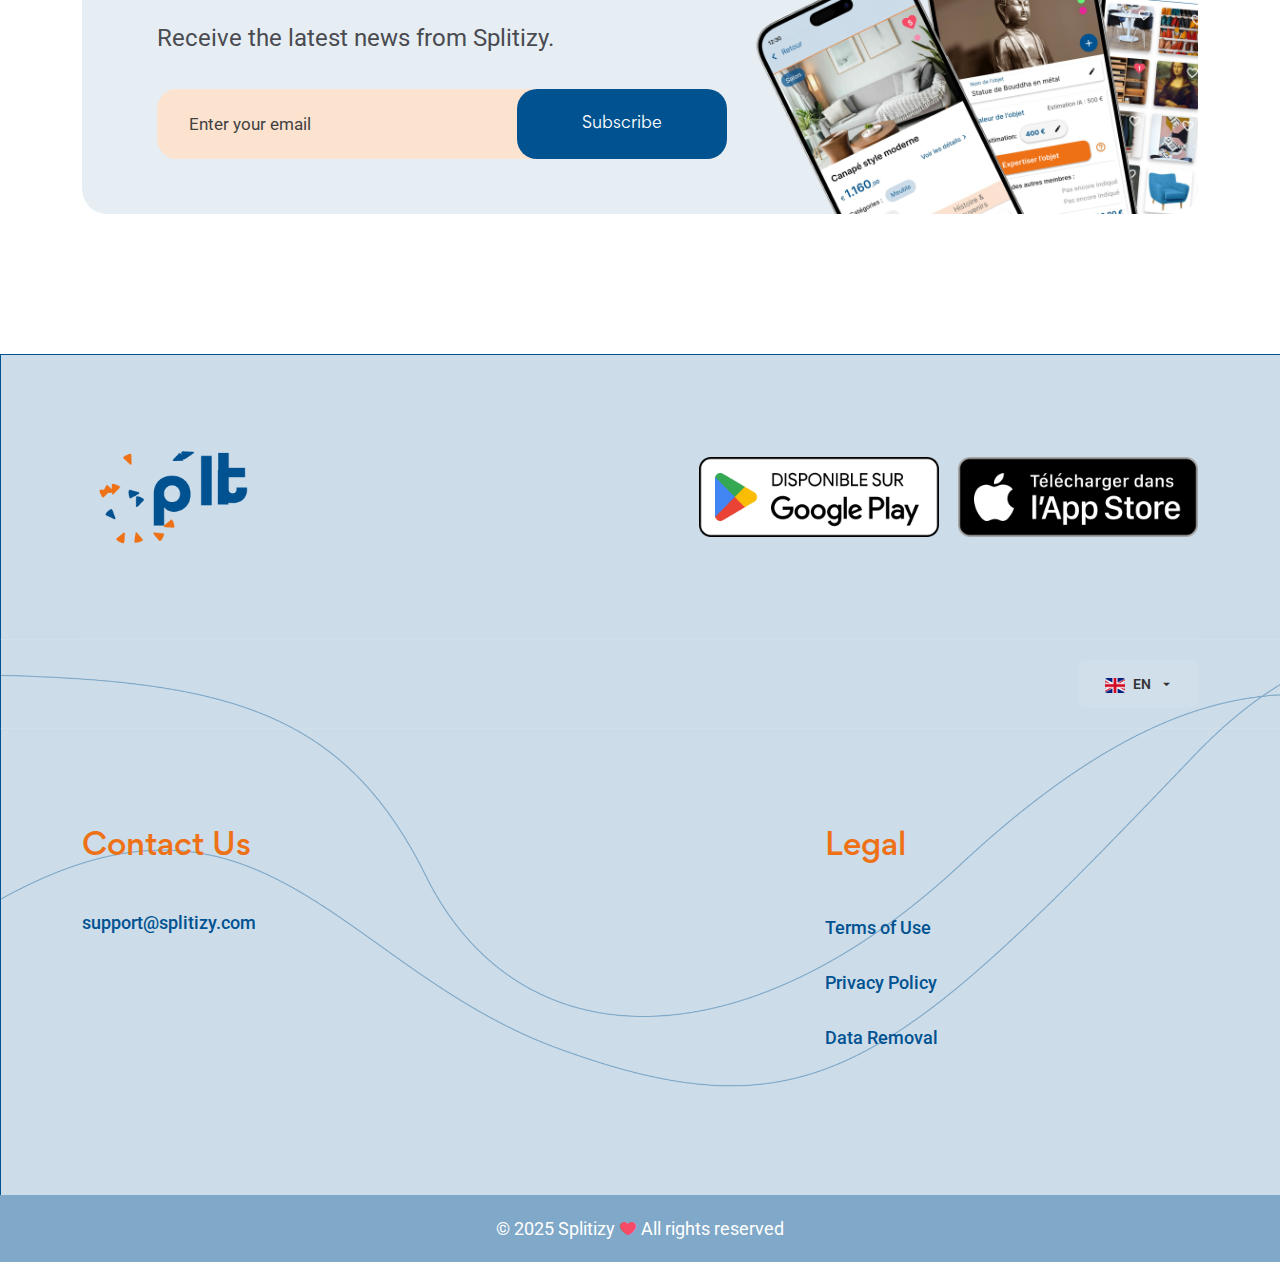
<file: faq.html>
<!DOCTYPE html>
<html lang="fr" dir="ltr">

<head>

    <meta charset="UTF-8">
    <meta http-equiv="X-UA-Compatible" content="IE=edge">
    <meta name="viewport" content="width=device-width, initial-scale=1.0">
    <title>Splitizy - FAQ</title>
    <meta name="robots" content="index, follow" />
    <meta name="description" content="Questions fréquemment posées sur Splitizy - Trouvez des réponses à toutes vos questions sur notre application de gestion de succession."
    <!-- Favicon -->
    <link rel="apple-touch-icon" sizes="180x180" href="assets/images/logo/apple-touch-icon.png">
    <link rel="icon" type="image/png" sizes="32x32" href="assets/images/logo/favicon-32x32.png">
    <link rel="icon" type="image/png" sizes="16x16" href="assets/images/logo/favicon-16x16.png">
    <link rel="shortcut icon" href="favicon.ico">
    <link rel="manifest" href="site.webmanifest">

    <!-- CSS
    ============================================ -->

    <link rel="stylesheet" href="assets/css/bootstrap.min.css" />
    <link rel="stylesheet" href="assets/css/icofont.min.css" />
    <link rel="stylesheet" href="assets/css/animate.min.css">
    <link rel="stylesheet" href="assets/css/swiper-bundle.min.css">
    <link rel="stylesheet" href="assets/css/magnific-popup.min.css" />
    <link rel="stylesheet" href="assets/css/gordita-font.css" />

    <!-- Style CSS -->
    <link rel="stylesheet" href="assets/css/style.css">
    
    <!-- Splitizy Custom CSS -->
    <link rel="stylesheet" href="assets/css/splitizy-custom.css">
    
    <!-- reCAPTCHA -->
    <script src="https://www.google.com/recaptcha/api.js" async defer></script>

</head>

<body>
    <div class="main-wrapper">

        <!-- Begin Main Header Area -->
        <header class="header">
            <div class="header-area header-position-absolute header-sticky header-style-4">
                <div class="container header-container">
                    <div class="row align-items-center">
                        <div class="col-xl-3 col-lg-2 col-6">
                            <a href="index.html" class="header-logo">
                                <img src="assets/images/logo/logo_full_transparent_120.gif" alt="Header Logo" style="max-width: auto; height: 90px;">
                            </a>
                        </div>
                        <div class="col-xl-6 col-lg-8 d-none d-lg-block">
                            <div class="header-menu text-lg-center">
                                <nav class="header-menu-nav onepage-nav">
                                    <ul>
                                        <li>
                                            <a href="index.html#feature">Fonctionnalités</a>
                                        </li>
                                                <li>
                                            <a href="index.html#repartition">Répartition</a>
                                        </li>
                                        <li>
                                            <a href="index.html#pricing">Tarifs</a>
                                        </li>
                                        <li>
                                            <a href="qui-sommes-nous.html">Qui sommes-nous ?</a>
                                        </li>
                                        <li>
                                            <a href="contact.html">Contact</a>
                                        </li>
                                        <li class="active">
                                            <a href="index.html#faq">FAQ</a>
                                        </li>
                                    </ul>
                                </nav>
                            </div>
                        </div>
                        <div class="col-xl-3 col-lg-2 col-6">
                            <ul class="header-right">
                                <li class="d-none d-md-block">
                                    <a class="btn btn-custom-size btn-md btn-professionnel" href="https://pro.splitizy.com?type=individual" target="_blank" rel="noopener noreferrer">Particulier</a>
                                </li>
                                <li class="d-none d-md-block">
                                    <a class="btn btn-custom-size btn-md blackcurrant-color extbot-primary-hover-4" href="https://pro.splitizy.com?type=pro" target="_blank" rel="noopener noreferrer">Professionnel</a>
                                </li>
                                <li class="d-flex d-lg-none">
                                    <button class="btn p-0" type="button" data-bs-toggle="offcanvas" data-bs-target="#offcanvasWithBothOptions" aria-controls="offcanvasWithBothOptions">
                                        <i class="icofont-navigation-menu"></i>
                                    </button>
                                </li>
                            </ul>
                        </div>
                    </div>
                </div>
            </div>
            <div class="offcanvas offcanvas-start" data-bs-scroll="true" tabindex="-1" id="offcanvasWithBothOptions">
                <div class="offcanvas-header">
                    <a href="index.html" class="header-logo">
                        <img src="assets/images/logo/logo_full_transparent_120.gif" alt="Header Logo" style="max-width: auto; height: 90px;">
                    </a>
                    <button type="button" class="btn-close text-reset" data-bs-dismiss="offcanvas" aria-label="Close"></button>
                </div>
                <div class="offcanvas-body">
                    <div class="header-offcanvas-menu">
                        <nav class="header-offcanvas-nav onepage-offcanvas-nav">
                            <ul>
                                <li>
                                    <a href="index.html#feature">Fonctionnalités</a>
                                </li>
                                <li>
                                    <a href="index.html#repartition">Répartition</a>
                                </li>
                                <li>
                                    <a href="index.html#pricing">Tarifs</a>
                                </li>
                                <li>
                                    <a href="qui-sommes-nous.html">Qui sommes-nous ?</a>
                                </li>
                                <li>
                                    <a href="contact.html">Contact</a>
                                </li>
                                <li class="active">
                                    <a href="index.html#faq">FAQ</a>
                                </li>
                            </ul>
                        </nav>
                        <div class="mobile-menu-buttons" style="margin-top: 30px;">
                            <div style="margin-bottom: 15px;">
                                <a class="btn btn-custom-size btn-md btn-professionnel" href="https://pro.splitizy.com?type=individual" target="_blank" rel="noopener noreferrer" style="width: 100%;">Particulier</a>
                            </div>
                            <div>
                                <a class="btn btn-custom-size btn-md blackcurrant-color extbot-primary-hover-4" href="https://pro.splitizy.com?type=pro" target="_blank" rel="noopener noreferrer" style="width: 100%;">Professionnel</a>
                            </div>
                        </div>
                    </div>
                </div>
            </div>
        </header>
        <!-- Main Header Area End Here -->

        <!-- Begin Main Content Area -->
        <div class="main-content">
            <div class="breadcrumb-area breadcrumb-height" data-bg-image="assets/images/header_2.png">
                <div class="container h-100">
                    <div class="row h-100">
                        <div class="col-lg-12">
                            <div class="breadcrumb-item">
                                <h1 class="breadcrumb-title">Foire Aux Questions</h1>
                                <ul class="breadcrumb-list">
                                    <li>
                                        <a href="index.html" style="color: var(--splitizy-primary);">Accueil</a>
                                    </li>
                                    <li><span>FAQ</span></li>
                                </ul>
                            </div>
                        </div>
                    </div>
                </div>
            </div>
            <div class="faq-area faq-style-common faq-style-1">
                <div class="container">
                    <div class="section-area">
                        <h2 class="section-title">Questions Fréquentes</h2>
                        <p class="section-desc">Trouvez rapidement les réponses aux questions les plus courantes sur Splitizy
                        </p>
                    </div>
                    
                    <!-- Categories Tab Navigation -->
                    <div class="row">
                        <div class="col-12">
                            <div class="faq-categories">
                                <ul class="nav nav-pills nav-fill faq-category-nav" id="faq-tab" role="tablist">
                                    <li class="nav-item" role="presentation">
                                        <button class="nav-link active" id="general-tab" data-bs-toggle="pill" data-bs-target="#general" type="button" role="tab" aria-controls="general" aria-selected="true">📱 Général</button>
                                    </li>
                                    <li class="nav-item" role="presentation">
                                        <button class="nav-link" id="connexion-tab" data-bs-toggle="pill" data-bs-target="#connexion" type="button" role="tab" aria-controls="connexion" aria-selected="false">🔒 Connexion & Compte</button>
                                    </li>
                                    <li class="nav-item" role="presentation">
                                        <button class="nav-link" id="licence-tab" data-bs-toggle="pill" data-bs-target="#licence" type="button" role="tab" aria-controls="licence" aria-selected="false">💳 Licence Premium</button>
                                    </li>
                                    <li class="nav-item" role="presentation">
                                        <button class="nav-link" id="groupe-tab" data-bs-toggle="pill" data-bs-target="#groupe" type="button" role="tab" aria-controls="groupe" aria-selected="false">👥 Groupe</button>
                                    </li>
                                    <li class="nav-item" role="presentation">
                                        <button class="nav-link" id="inventaire-tab" data-bs-toggle="pill" data-bs-target="#inventaire" type="button" role="tab" aria-controls="inventaire" aria-selected="false">📦 Inventaire</button>
                                    </li>
                                    <li class="nav-item" role="presentation">
                                        <button class="nav-link" id="expertise-tab" data-bs-toggle="pill" data-bs-target="#expertise" type="button" role="tab" aria-controls="expertise" aria-selected="false">🔍 Expertise</button>
                                    </li>
                                    <li class="nav-item" role="presentation">
                                        <button class="nav-link" id="repartition-tab" data-bs-toggle="pill" data-bs-target="#repartition" type="button" role="tab" aria-controls="repartition" aria-selected="false">⚖️ Répartition</button>
                                    </li>
                                    <li class="nav-item" role="presentation">
                                        <button class="nav-link" id="services-tab" data-bs-toggle="pill" data-bs-target="#services" type="button" role="tab" aria-controls="services" aria-selected="false">🚚 Services</button>
                                    </li>
                                    <li class="nav-item" role="presentation">
                                        <button class="nav-link" id="donnees-tab" data-bs-toggle="pill" data-bs-target="#donnees" type="button" role="tab" aria-controls="donnees" aria-selected="false">🔒 Données & Confidentialité</button>
                                    </li>
                                    <li class="nav-item" role="presentation">
                                        <button class="nav-link" id="support-tab" data-bs-toggle="pill" data-bs-target="#support" type="button" role="tab" aria-controls="support" aria-selected="false">🆘 Support</button>
                                    </li>
                                </ul>
                            </div>
                        </div>
                    </div>

                    <!-- FAQ Content -->
                    <div class="tab-content" id="faq-tabContent">
                        <!-- GÉNÉRAL -->
                        <div class="tab-pane fade show active" id="general" role="tabpanel" aria-labelledby="general-tab">
                            <div class="row">
                                <div class="col-12">
                                    <div class="faq-item">
                                        <h3 class="faq-title">Qu'est-ce que Splitizy ?</h3>
                                        <p class="faq-desc">Splitizy est une application mobile innovante dédiée au <strong>partage de biens mobiliers (meubles meublants)</strong>. Elle vous aide à créer un inventaire détaillé des biens, à obtenir une valeur informative et objective pour la majorité des biens photographiés, à faire des évaluations professionnelles, et à effectuer une répartition équitable entre tous les membres du groupe.</p>
                                    </div>
                                </div>
                                <div class="col-12">
                            <div class="faq-item">
                                <h3 class="faq-title">Comment fonctionne Splitizy ?</h3>
                                        <p class="faq-desc">1. <strong>Créez un groupe</strong> avec les autres héritiers<br>
                                        2. <strong>Photographiez et répertoriez</strong> tous les biens<br>
                                        3. <strong>Évaluez ou faites expertiser</strong> les objets<br>
                                        4. <strong>Choisissez vos favoris</strong> (maximum 5 favoris par personne)<br>
                                        5. <strong>Marquez</strong> les objets qui ont une <strong>valeur sentimentale</strong> pour vous<br>
                                        6. <strong>Effectuez la répartition finale</strong> selon une méthode choisie</p>
                                    </div>
                                </div>
                                <div class="col-12">
                                    <div class="faq-item">
                                        <h3 class="faq-title">L'application est-elle gratuite ?</h3>
                                        <p class="faq-desc">Splitizy propose une <strong>version gratuite</strong> limitée à 30 objets et 4 membres par groupe, idéale pour tester l'application. Pour une utilisation plus importante, la <strong>licence Premium à 99€</strong> débloque toutes les fonctionnalités sans limitation.</p>
                                    </div>
                                </div>
                                <div class="col-12">
                                    <div class="faq-item">
                                        <h3 class="faq-title">Quelles langues sont prises en charge ?</h3>
                                        <p class="faq-desc">Actuellement, notre application prend en charge les langues suivantes :<br><br>
                                        <strong>- Français</strong><br>
                                        <strong>- English</strong><br>
                                        <strong>- Nederlands</strong></p>
                                    </div>
                                </div>
                                <div class="col-12">
                                    <div class="faq-item">
                                        <h3 class="faq-title">Comment puis-je utiliser l'application dans la langue de mon choix ?</h3>
                                        <p class="faq-desc"><strong>1.</strong> Cliquez sur l'onglet "Paramètres" en bas de votre écran<br>
                                        <strong>2.</strong> Appuyez sur le premier bouton de la liste : "Langue"<br>
                                        <strong>3.</strong> Sélectionnez la langue de votre choix<br>
                                        <strong>4.</strong> Le changement de langue se fait automatiquement</p>
                                    </div>
                                </div>
                                <div class="col-12">
                                    <div class="faq-item">
                                        <h3 class="faq-title">Sur quels appareils puis-je utiliser Splitizy ?</h3>
                                        <p class="faq-desc">Splitizy est disponible sur <strong>iOS et Android</strong>. Vous pouvez télécharger l'application depuis l'App Store ou Google Play. Une connexion Internet est nécessaire pour synchroniser les données entre les membres du groupe.</p>
                                    </div>
                                </div>
                                <div class="col-12">
                                    <div class="faq-item">
                                        <h3 class="faq-title">Mes données sont-elles sécurisées ?</h3>
                                        <p class="faq-desc">Oui, <strong>la sécurité de vos données est notre priorité</strong>. Toutes les données sont hébergées sur des serveurs sécurisés en Belgique, conformes au RGPD. Aucun transfert n'est effectué en dehors de l'Union européenne.</p>
                                    </div>
                                </div>
                            </div>
                        </div>

                        <!-- CONNEXION & COMPTE -->
                        <div class="tab-pane fade" id="connexion" role="tabpanel" aria-labelledby="connexion-tab">
                            <div class="row">
                                <div class="col-12">
                                    <div class="faq-item">
                                        <h3 class="faq-title">Comment créer un compte ?</h3>
                                        <p class="faq-desc">Vous pouvez créer un compte de <strong>trois façons</strong> :<br>
                                        • Avec votre adresse email et un mot de passe<br>
                                        • Via votre compte Google<br>
                                        • Via votre compte Apple (sur iOS)<br><br>
                                        Il vous faudra ensuite renseigner vos nom, prénom et date de naissance pour finaliser votre profil.</p>
                                    </div>
                                </div>
                                <div class="col-12">
                                    <div class="faq-item">
                                        <h3 class="faq-title">Quels sont les critères pour le mot de passe ?</h3>
                                        <p class="faq-desc">Votre mot de passe doit contenir <strong>minimum 8 caractères</strong>, au moins <strong>une majuscule et un chiffre</strong>. Il ne peut excéder 128 caractères. Ces critères garantissent la sécurité de votre compte.</p>
                                    </div>
                                </div>
                                <div class="col-12">
                                    <div class="faq-item">
                                        <h3 class="faq-title">J'ai oublié mon mot de passe, que faire ?</h3>
                                        <p class="faq-desc">Sur la page de connexion, cliquez sur <strong>"Mot de passe oublié"</strong>. Entrez votre adresse email et vous recevrez un lien pour réinitialiser votre mot de passe. Vérifiez également vos spams si vous ne recevez pas l'email.</p>
                                    </div>
                                </div>
                                <div class="col-12">
                                    <div class="faq-item">
                                        <h3 class="faq-title">Comment changer mon mot de passe ?</h3>
                                        <p class="faq-desc">Allez dans <strong>Paramètres > Mon profil</strong>, puis dans la section "Mot de passe". Vous devrez saisir votre mot de passe actuel puis le nouveau. Cette option n'est disponible que pour les comptes créés avec email/mot de passe.</p>
                                    </div>
                                </div>
                                <div class="col-12">
                                    <div class="faq-item">
                                        <h3 class="faq-title">Comment supprimer mon compte ?</h3>
                                        <p class="faq-desc">Dans <strong>Paramètres > Mon profil</strong>, descendez jusqu'à la section "Supprimer le compte". <span style="color: var(--splitizy-red);">Attention</span> : cette action est irréversible et supprimera toutes vos données.</p>
                                    </div>
                                </div>
                            </div>
                        </div>

                        <!-- LICENCE PRO -->
                        <div class="tab-pane fade" id="licence" role="tabpanel" aria-labelledby="licence-tab">
                            <div class="row">
                                <div class="col-12">
                                    <div class="faq-item">
                                        <h3 class="faq-title">Quelle est la différence entre la version gratuite et Premium ?</h3>
                                        <p class="faq-desc"><strong>Version gratuite</strong> : Jusqu'à 30 objets, 4 membres maximum<br><br>
                                        <strong>Version Premium</strong> : Inventaire illimité, membres illimités, accès complet aux expertises, répartition finale officielle, exports PDF/Excel professionnels.</p>
                                    </div>
                                </div>
                                <div class="col-12">
                                    <div class="faq-item">
                                        <h3 class="faq-title">Combien coûte la licence Premium ?</h3>
                                        <p class="faq-desc">La licence Premium coûte <strong>99€ pour tout le groupe</strong> avec un paiement unique. La licence est <strong>valable 3 ans</strong>, vous laissant tout le temps nécessaire pour effectuer la répartition.</p>
                                    </div>
                                </div>
                                <div class="col-12">
                                    <div class="faq-item">
                                        <h3 class="faq-title">Comment acheter la licence Premium ?</h3>
                                        <p class="faq-desc">L'achat se fait directement dans l'application via le bouton <strong>"Passez le groupe à la version Premium"</strong> visible en haut de l'écran dans l'onglet "Paramètres" et "Groupe" pour les groupes gratuits. Le paiement sécurisé se fait via Google Pay sur Android et Apple Pay sur iOS. L'activation est immédiate.</p>
                                    </div>
                                </div>
                                <div class="col-12">
                                    <div class="faq-item">
                                        <h3 class="faq-title">Quand et comment ma licence Premium est-elle consommée ?</h3>
                                        <p class="faq-desc">Une (1) licence unique d'utilisation Splitizy démarre automatiquement à l'achat. Elle est <strong>"consommée"</strong> automatiquement après avoir lancé l'algorithme de partage de votre choix OU après une inactivité totale du Groupe pendant une période de 12 mois.</p>
                                    </div>
                                </div>
                                <div class="col-12">
                                    <div class="faq-item">
                                        <h3 class="faq-title">Que dois-je faire si je souhaite recommencer le partage ?</h3>
                                        <p class="faq-desc">Si vous souhaitez recommencer le partage, vous devrez acheter et activer une nouvelle licence unique Splitizy et procéder aux différentes étapes : Création d'un Groupe, Création d'un Inventaire, Verrouillage de l'Inventaire, Choix d'une méthode de répartition, Lancement du partage.</p>
                                    </div>
                                </div>
                            </div>
                        </div>

                        <!-- GROUPE -->
                        <div class="tab-pane fade" id="groupe" role="tabpanel" aria-labelledby="groupe-tab">
                            <div class="row">
                                <div class="col-12">
                                    <div class="faq-item">
                                        <h3 class="faq-title">Comment créer un groupe ?</h3>
                                        <p class="faq-desc">Après avoir créé votre compte, vous pouvez créer un groupe en cliquant sur <strong>"Créer un groupe"</strong>. Donnez-lui un nom, choisissez une langue, un pays et une devise, puis invitez les autres membres en partageant le lien d'invitation généré automatiquement.</p>
                                    </div>
                                </div>
                                <div class="col-12">
                                    <div class="faq-item">
                                        <h3 class="faq-title">Comment inviter des membres dans mon groupe ?</h3>
                                        <p class="faq-desc">Dans l'onglet <strong>"Groupe"</strong>, copiez le lien d'invitation et partagez-le via SMS, email ou toute autre application. Les personnes pourront rejoindre le groupe en cliquant sur ce lien. Vous pourrez ensuite définir leur rôle (Administrateur, Membre ou Invité).</p>
                                    </div>
                                </div>
                                <div class="col-12">
                                    <div class="faq-item">
                                        <h3 class="faq-title">Quels sont les différents rôles dans un groupe ?</h3>
                                        <p class="faq-desc">• <strong>Administrateur</strong> : Peut tout gérer (ajouter/supprimer des membres, configurer le groupe, accéder à toutes les fonctionnalités)<br>
                                        • <strong>Membre</strong> : Peut ajouter des objets, évaluer, participer à la répartition<br>
                                        • <strong>Invité</strong> : Accès en lecture seule, peut consulter l'inventaire mais pas le modifier</p>
                                    </div>
                                </div>
                                <div class="col-12">
                                    <div class="faq-item">
                                        <h3 class="faq-title">Comment changer de groupe ?</h3>
                                        <p class="faq-desc">Si vous êtes membre de plusieurs groupes, allez dans l'onglet <strong>"Groupe"</strong> et cliquez sur l'icône de changement à côté du nom du groupe souhaité. Vous pouvez aussi rejoindre de nouveaux groupes via des liens d'invitation.</p>
                                    </div>
                                </div>
                                <div class="col-12">
                                    <div class="faq-item">
                                        <h3 class="faq-title">Quelle devise utiliser ?</h3>
                                        <p class="faq-desc">Nous vous invitons à sélectionner votre devise habituelle pour une facilité d'utilisation et de valorisation des objets.</p>
                                    </div>
                                </div>
                                <div class="col-12">
                                    <div class="faq-item">
                                        <h3 class="faq-title">Peut-on utiliser des devises différentes dans un même Groupe ?</h3>
                                        <p class="faq-desc">Oui. Splitizy se charge de convertir les valeurs dans la devise du choix de chaque utilisateur. Le cours de change des devises se réfère à ExchangeRate-API.</p>
                                    </div>
                                </div>
                            </div>
                        </div>

                        <!-- INVENTAIRE -->
                        <div class="tab-pane fade" id="inventaire" role="tabpanel" aria-labelledby="inventaire-tab">
                            <div class="row">
                                <div class="col-12">
                                    <div class="faq-item">
                                        <h3 class="faq-title">Comment ajouter un objet à l'inventaire ?</h3>
                                        <p class="faq-desc">Dans l'onglet <strong>"Inventaire"</strong>, cliquez sur le bouton "+" pour ajouter un nouvel objet. Vous pouvez prendre des photos, donner un nom, une description, attribuer une pièce, une catégorie et estimer une valeur. L'ajout de photos de qualité est fortement recommandé.</p>
                                    </div>
                                </div>
                                <div class="col-12">
                                    <div class="faq-item">
                                        <h3 class="faq-title">Combien de photos puis-je ajouter par objet ?</h3>
                                        <p class="faq-desc">Vous pouvez ajouter <strong>maximum 10 photos par objet</strong> pour le documenter sous tous les angles. Les photos peuvent être prises directement depuis l'appareil photo ou importées de votre galerie. Privilégiez des photos nettes et bien éclairées pour une meilleure expertise.</p>
                                    </div>
                                </div>
                                <div class="col-12">
                                    <div class="faq-item">
                                        <h3 class="faq-title">Comment organiser mon inventaire ?</h3>
                                        <p class="faq-desc">Vous pouvez organiser votre inventaire avec <strong>des pièces, catégories et tags</strong>. Vous pouvez également filtrer par favoris, objets expertisés ou archivés. Un système de recherche vous permet de retrouver facilement un objet par son nom ou sa description.</p>
                                    </div>
                                </div>
                                <div class="col-12">
                                    <div class="faq-item">
                                        <h3 class="faq-title">Qu'est-ce qu'un objet archivé ?</h3>
                                        <p class="faq-desc">Un objet archivé est un objet qui <strong>ne participera pas à la répartition</strong> (par exemple : objet cassé, sans valeur, déjà distribué). Il reste visible dans l'inventaire pour documentation mais n'apparaît pas dans les calculs de répartition.</p>
                                    </div>
                                </div>
                                <div class="col-12">
                                    <div class="faq-item">
                                        <h3 class="faq-title">Qu'est-ce qu'un Tag ?</h3>
                                        <p class="faq-desc">Un tag (ou étiquette, marqueur, libellé) est un mot-clé ou terme associé à de l'information (par exemple une matière, un lieu, ou un prénom), qui décrit une caractéristique de l'objet et/ou permet un regroupement facile des informations contenant les mêmes mots-clés.</p>
                                    </div>
                                </div>
                            </div>
                        </div>

                        <!-- EXPERTISE -->
                        <div class="tab-pane fade" id="expertise" role="tabpanel" aria-labelledby="expertise-tab">
                            <div class="row">
                                <div class="col-12">
                                    <div class="faq-item">
                                        <h3 class="faq-title">Qu'est-ce que le service d'expertise ?</h3>
                                        <p class="faq-desc">Le service d'expertise permet de faire évaluer vos objets par <strong>des experts professionnels habilités</strong>. Ils analysent vos photos et descriptions pour fournir une estimation officielle de la valeur. Ce service est payant et coûte 39,99€ par objet.</p>
                                    </div>
                                </div>
                                <div class="col-12">
                                    <div class="faq-item">
                                        <h3 class="faq-title">Comment fonctionne l'estimation par IA ?</h3>
                                        <p class="faq-desc">L'intelligence artificielle peut analyser les photos de vos objets et fournir une <strong>estimation préliminaire de leur valeur</strong>. Cette estimation est indicative et ne remplace pas l'expertise d'un professionnel habilité pour une évaluation officielle.</p>
                                    </div>
                                </div>
                                <div class="col-12">
                            <div class="faq-item">
                                        <h3 class="faq-title">Combien coûte une expertise ?</h3>
                                        <p class="faq-desc">Le coût d'une expertise est de <strong>39,99€ par objet</strong>. Le paiement se fait directement dans l'application via Google Pay (pour Android) ou Apple Pay (pour iOS) dépendant du système d'exploitation de votre appareil.</p>
                                    </div>
                                </div>
                            </div>
                        </div>

                        <!-- RÉPARTITION -->
                        <div class="tab-pane fade" id="repartition" role="tabpanel" aria-labelledby="repartition-tab">
                            <div class="row">
                                <div class="col-12">
                                    <div class="faq-item">
                                        <h3 class="faq-title">Comment fonctionne la répartition ?</h3>
                                        <p class="faq-desc">Une fois l'inventaire terminé et verrouillé par tous les membres, un administrateur du groupe pourra lancer la répartition en choisissant une des 4 méthodes :<br><br>
                                        - La Tournante inversée<br>
                                        - La File indienne<br>
                                        - La Tournante simple<br>
                                        - Le Tirage au sort<br><br>
                                        L'algorithme propose ensuite une répartition équitable tenant compte de la valeur et des <strong>préférences et attachement sentimental</strong> de chacun.</p>
                                    </div>
                                </div>
                                <div class="col-12">
                                    <div class="faq-item">
                                        <h3 class="faq-title">Puis-je revenir en arrière après avoir lancé la répartition ?</h3>
                                        <p class="faq-desc">Une fois la répartition lancée, il n'est pas possible de revenir en arrière. Votre inventaire est verrouillé et il ne peut plus être modifié.</p>
                                    </div>
                                </div>
                                <div class="col-12">
                                    <div class="faq-item">
                                        <h3 class="faq-title">Que se passe-t-il après avoir lancé la répartition ?</h3>
                                        <p class="faq-desc">Après avoir lancé la répartition, chaque membre du groupe reçoit un mail détaillant son panier ainsi que le partage total. Le détail sera intégré dans un document annexe PDF.<br><br>
                                        N'oubliez pas de vérifier dans vos SPAM si vous ne voyez pas apparaître le mail dans votre boîte de réception.</p>
                                    </div>
                                </div>
                                <div class="col-12">
                            <div class="faq-item">
                                        <h3 class="faq-title">Pourquoi la répartition est-elle irréversible ?</h3>
                                        <p class="faq-desc">Afin de garantir l'impartialité du processus, la répartition est définitive et ne peut pas être modifiée. Cette approche assure l'équité du partage en empêchant toute manipulation ultérieure des résultats, garantissant ainsi un partage juste et transparent accepté par tous.</p>
                                    </div>
                                </div>
                            </div>
                        </div>

                        <!-- SERVICES ADDITIONNELS -->
                        <div class="tab-pane fade" id="services" role="tabpanel" aria-labelledby="services-tab">
                            <div class="row">
                                <div class="col-12">
                                    <div class="faq-item">
                                        <h3 class="faq-title">Quels sont les services additionnels disponibles ?</h3>
                                        <p class="faq-desc">Splitizy propose <strong>des services payants d'expertise virtuelle</strong> effectuées par des <strong>professionnels</strong> et <strong>des services gratuits de devis de déménagement</strong> pour faciliter la distribution des biens après répartition.<br><br>
                                        Le rapport d'expertise virtuelle peut contenir une invitation à opter pour une expertise en présentiel lorsque cela est nécessaire.</p>
                                    </div>
                                </div>
                                <div class="col-12">
                            <div class="faq-item">
                                        <h3 class="faq-title">Comment contacter un expert pour une expertise en présentiel ?</h3>
                                        <p class="faq-desc">Lors de la demande d'expertise, vous pouvez choisir l'option <strong>"Me faire contacter par l'expert"</strong>. L'application vous mettra en relation avec un expert de votre région qui vous contactera directement pour convenir d'un rendez-vous.</p>
                                    </div>
                                </div>
                            </div>
                        </div>

                        <!-- DONNÉES & CONFIDENTIALITÉ -->
                        <div class="tab-pane fade" id="donnees" role="tabpanel" aria-labelledby="donnees-tab">
                            <div class="row">
                                <div class="col-12">
                                    <div class="faq-item">
                                        <h3 class="faq-title">Combien de temps mes données sont-elles conservées ?</h3>
                                        <p class="faq-desc">Vos données sont conservées pendant <strong>3 ans après la dernière utilisation</strong> de l'application. Vous pouvez demander une copie de vos données avant leur destruction ou procéder à une suppression anticipée depuis les paramètres de votre compte.</p>
                                    </div>
                                </div>
                                <div class="col-12">
                                    <div class="faq-item">
                                        <h3 class="faq-title">Avec qui mes données sont-elles partagées ?</h3>
                                        <p class="faq-desc">Vos données ne sont partagées qu'avec <strong>les membres de votre groupe</strong> et, uniquement avec votre consentement explicite, avec <strong>les prestataires de services additionnels</strong> (experts, déménageurs) que vous sollicitez.</p>
                                    </div>
                                </div>
                                <div class="col-12">
                            <div class="faq-item">
                                        <h3 class="faq-title">Comment supprimer définitivement mes données ?</h3>
                                        <p class="faq-desc">Pour supprimer définitivement votre compte et toutes vos données personnelles :<br><br>
                                        <strong>1.</strong> Allez dans <strong>Paramètres > Paramètres du compte</strong><br>
                                        <strong>2.</strong> Descendez en bas de la page de profil<br>
                                        <strong>3.</strong> Cliquez sur <strong>"Supprimer mon compte"</strong><br>
                                        <strong>4.</strong> Confirmez votre choix<br><br>
                                        <span style="color: var(--splitizy-red);">⚠️ Attention</span> : Cette action est irréversible et supprimera définitivement toutes vos données (inventaires, photos, historiques). La suppression est effective immédiatement.</p>
                                    </div>
                                </div>
                            </div>
                        </div>

                        <!-- SUPPORT & ASSISTANCE -->
                        <div class="tab-pane fade" id="support" role="tabpanel" aria-labelledby="support-tab">
                            <div class="row">
                                <div class="col-12">
                                    <div class="faq-item">
                                        <h3 class="faq-title">Comment contacter le support ?</h3>
                                        <p class="faq-desc">Vous pouvez nous contacter via <strong>Paramètres > Nous contacter</strong> dans l'application, ou directement par email à <strong>support@splitizy.com</strong>. Notre équipe vous répondra dans les plus brefs délais.</p>
                                    </div>
                                </div>
                                <div class="col-12">
                                    <div class="faq-item">
                                        <h3 class="faq-title">L'application ne fonctionne pas correctement, que faire ?</h3>
                                        <p class="faq-desc">Essayez d'abord de <strong>redémarrer l'application</strong> ou de vérifier votre connexion Internet. Si le problème persiste, contactez-nous via le support en décrivant précisément le problème rencontré. Pensez à mentionner votre modèle d'appareil et la version de l'application.</p>
                                    </div>
                                </div>
                                <div class="col-12">
                            <div class="faq-item">
                                        <h3 class="faq-title">Puis-je récupérer un groupe supprimé par erreur ?</h3>
                                        <p class="faq-desc">La suppression d'un groupe est <span style="color: var(--splitizy-red);">généralement irréversible</span>. Cependant, contactez rapidement notre support à <strong>support@splitizy.com</strong> en précisant l'ID du groupe. Dans certains cas, une récupération peut être possible.</p>
                                    </div>
                                </div>
                            </div>
                        </div>
                    </div>
                    
                    <div class="row">
                        <div class="col-12">
                            <div class="faq-btn-wrap">
                                <a class="btn btn-custom-size blackberry-color extbot-primary-hover-4" href="contact.html">Autres Questions</a>
                            </div>
                        </div>
                    </div>
                </div>
            </div>
        </div>
        <!-- Main Content Area End Here -->

        <!-- Begin Newsletter Area -->
        <div class="newsletter-area style-3">
            <div class="container">
                <div class="newsletter-bg" data-bg-image="assets/images/newsletter_1.png">
                <div class="row">
                        <div class="col-lg-7">
                            <div class="newsletter-item">
                            <div class="inner-item">
                                    <h2 class="newsletter-title">Rejoignez-nous.</h2>
                                    <p class="newsletter-desc">Recevez les dernières actualités de Splitizy.</p>
                                <form class="newsletter-form" id="mc-form" action="#">
                                        <input class="input-field" id="mc-email" type="email" autocomplete="off" name="email" placeholder="Entrez votre email" value="Entrez votre email" onblur="if(this.value==''){this.value='Entrez votre email'}" onfocus="if(this.value=='Entrez votre email'){this.value=''}">
                                    <div class="btn-wrap">
                                            <button class="btn btn-custom-size extbot-primary-4 blackcurrant-hover g-recaptcha" 
                                                    id="mc-submit"
                                                    data-sitekey="6LciCDcrAAAAAC2XJHnQHRu64gPiBMffaW30RW-u"
                                                    data-callback="onSubmit"
                                                    data-badge="bottomleft"
                                                    data-size="invisible"
                                                    type="submit">
                                                S'inscrire
                                            <i class="icofont-double-right"></i>
                                        </button>
                                    </div>
                                </form>
                                <!-- Mailchimp Alerts -->
                                <div class="mailchimp-alerts text-centre p3-5">
                                    <div class="mailchimp-submitting"></div>
                                    <div class="mailchimp-success"></div>
                                    <div class="mailchimp-error"></div>
                                    </div>
                                </div>
                            </div>
                        </div>
                    </div>
                </div>
            </div>
        </div>
        <!-- Newsletter Area End Here -->

        <!-- Begin Footer Area -->
        <footer class="footer-style-4" data-bg-image="assets/images/footer.png">
            <div class="footer-upper-top">
                <div class="container">
                    <div class="row">
                        <div class="col-lg-12">
                            <div class="footer-upper-top-item">
                                <a class="footer-logo" href="index.html">
                                    <img src="assets/images/logo/logo_full_transparent_120.gif" alt="Logo" style="max-width: 300px; height: auto;">
                                </a>
                                <div class="footer-btn-wrap">
                                    <a href="https://play.google.com/store/apps/details?id=com.splitizy.splitizy&hl=fr" target="_blank" rel="noopener noreferrer">
                                        <img src="assets/images/stores/google-play.png" alt="Télécharger sur Google Play" class="download-btn-img">
                                    </a>
                                    <a href="https://apps.apple.com/be/app/splitizy/id6747078524?platform=iphone" target="_blank" rel="noopener noreferrer">
                                        <img src="assets/images/stores/app-store.png" alt="Télécharger sur l'App Store" class="download-btn-img">
                                    </a>
                                </div>
                            </div>
                        </div>
                    </div>
                </div>
            </div>
            <div class="footer-top">
                <div class="container">
                    <div class="row">
                        <div class="col-lg-3 d-none d-lg-block">
                            <div class="footer-item mt-0">
                                <div class="footer-list contact-list">
                                    <h2 class="title">Contact Us</h2>
                                    <ul>
                                        <li>
                                            <a href="mailto://support@splitizy.com">support@splitizy.com</a>
                                        </li>
                                    </ul>
                                </div>
                            </div>
                        </div>
                        <div class="col-lg-9">
                            <div class="footer-item-wrap row">
                                <div class="col-lg-3 d-none d-lg-block">
                                    <div class="footer-item footer-ps-xl-30">
                                    </div>
                                </div>
                                <div class="col-lg-3 col-sm-4">
                                    <div class="footer-item footer-ps-xl-30">
                                        <div class="footer-list">
                                        </div>
                                    </div>
                                </div>
                                <div class="col-lg-6 col-sm-8">
                                    <div class="footer-item footer-ps-xl-30">
                                        <div class="footer-list">
                                            <h2 class="title">Légal</h2>
                                            <ul>
                                                <li><a href="conditions-licences-utilisation.html">Conditions des Licences d'Utilisation</a></li>
                                                <li><a href="politique-de-vie-privee.html">Politique de Vie Privée</a></li>
                                                <li><a href="suppression-donnees.html">Suppression de vos données</a></li>
                                            </ul>
                                        </div>
                                    </div>
                                </div>
                            </div>
                        </div>
                    </div>
                </div>
            </div>
            <div class="footer-bottom">
                <div class="container">
                    <div class="row">
                        <div class="col-12">
                            <div class="footer-bottom-item">
                                <div class="footer-copyright white-text">
                                    <span>© 2025 Splitizy <i class="icofont-heart"></i> Tous droits réservés</span>
                                </div>
                            </div>
                        </div>
                    </div>
                </div>
            </div>
        </footer>
        <!-- Footer Area End Here -->

        <!-- Begin Scroll To Top -->
        <a class="scroll-to-top style-4" href="">
            <i class="icofont-arrow-up"></i>
        </a>
        <!-- Scroll To Top End Here -->

    </div>

    <!-- Global Vendor, plugins JS -->

    <!-- JS Files
    ============================================ -->

    <script src="assets/js/vendor/bootstrap.bundle.min.js"></script>
    <script src="assets/js/vendor/jquery-3.6.0.min.js"></script>
    <script src="assets/js/vendor/jquery-migrate-3.3.2.min.js"></script>
    <script src="assets/js/vendor/modernizr-3.11.2.min.js"></script>
    <script src="assets/js/plugins/wow.min.js"></script>
    <script src="assets/js/plugins/swiper-bundle.min.js"></script>
    <script src="assets/js/plugins/parallax.min.js"></script>
    <script src="assets/js/plugins/jquery.magnific-popup.min.js"></script>
    <script src="assets/js/plugins/tippy.min.js"></script>
    <script src="assets/js/plugins/mailchimp-ajax.js"></script>
    <script src="assets/js/plugins/one-page-nav.min.js"></script>

    <!--Main JS (Common Activation Codes)-->
    <script src="assets/js/main.js"></script>
    
    <!-- Splitizy Custom JS -->
    <script src="assets/js/splitizy-custom.js"></script>
    
    <!-- Internationalization JS -->
    <script src="assets/js/i18n.js"></script>

</body>

</html>
</file>
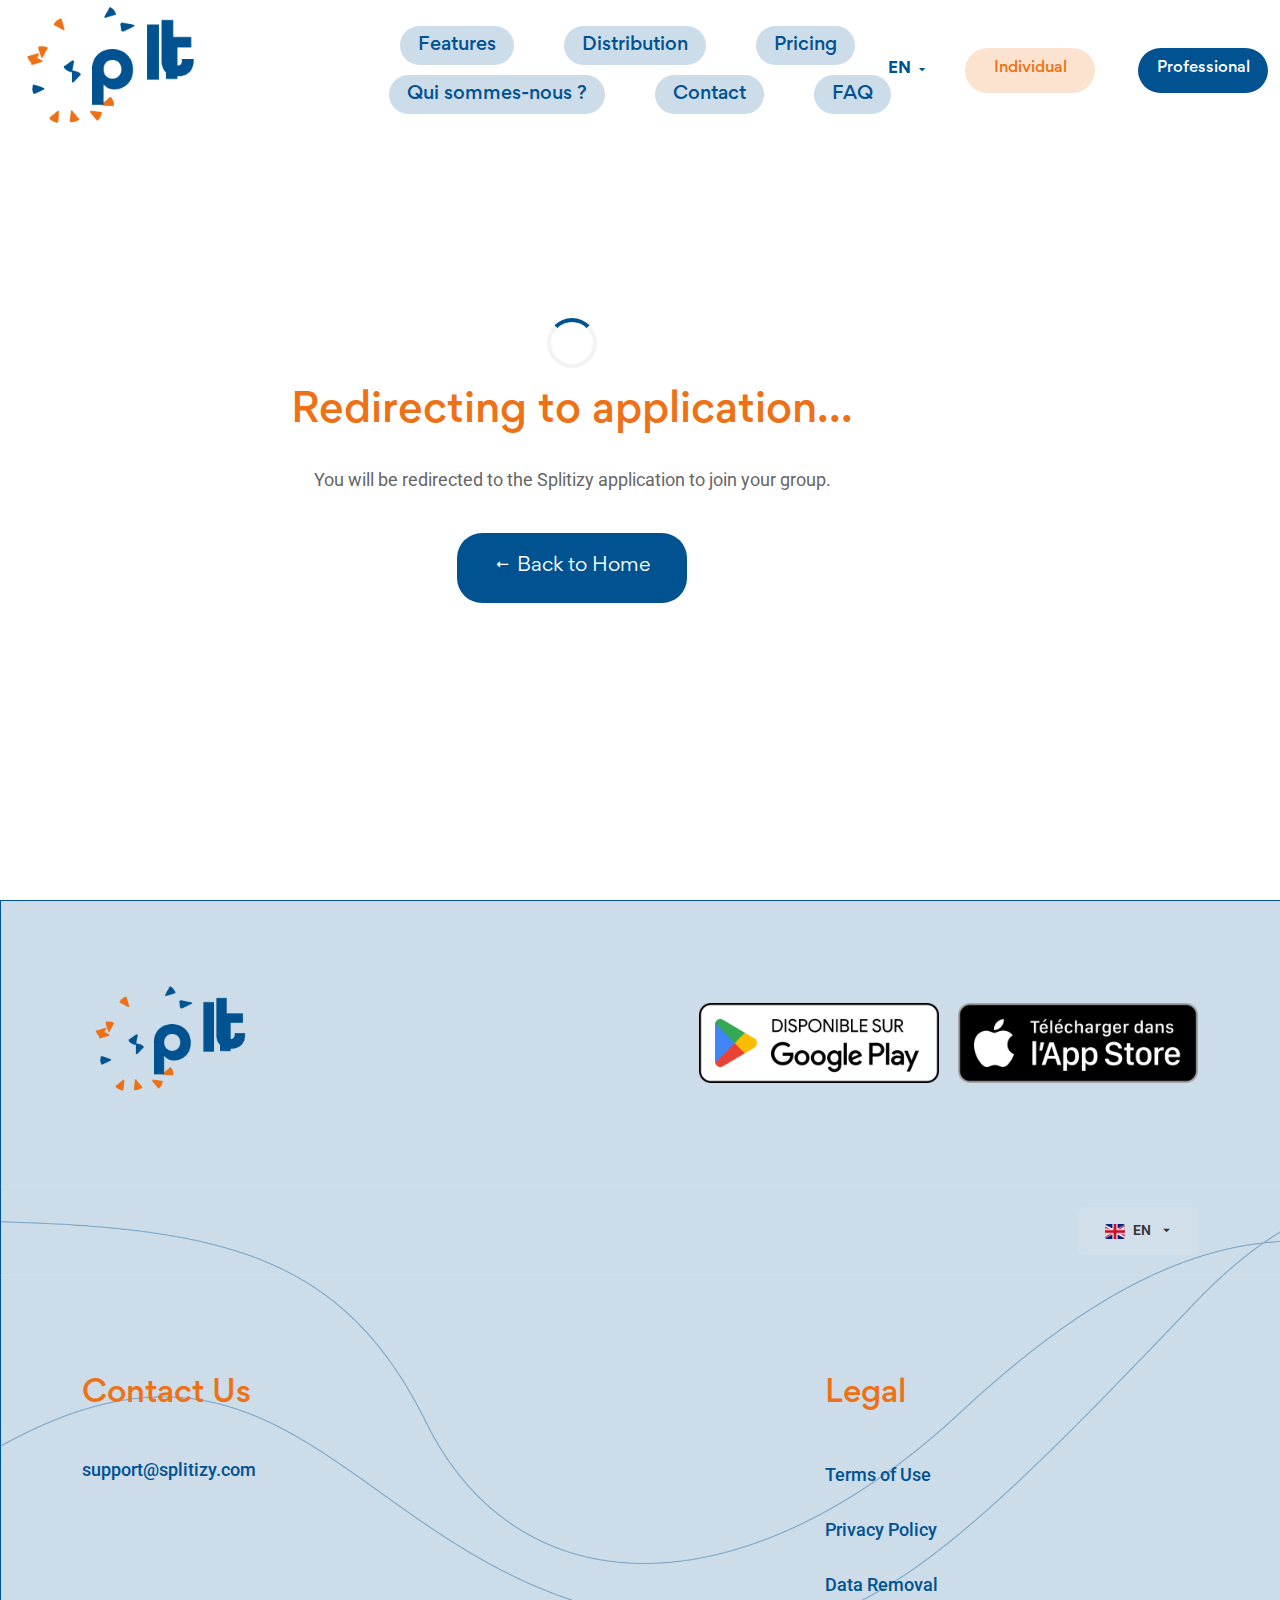
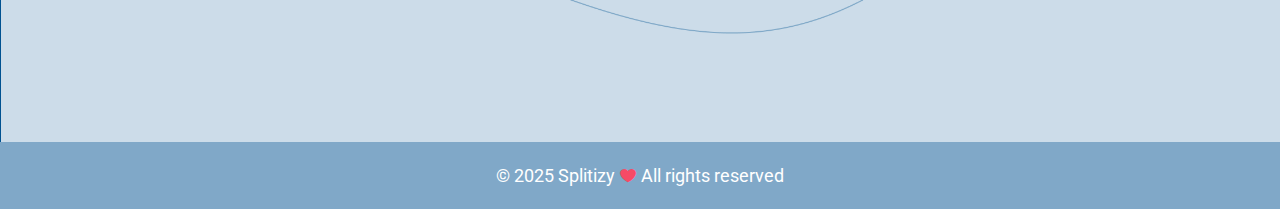
<file: group.html>
<!DOCTYPE html>
<html lang="fr" dir="ltr">

<head>

    <meta charset="UTF-8">
    <meta http-equiv="X-UA-Compatible" content="IE=edge">
    <meta name="viewport" content="width=device-width, initial-scale=1.0">
    <title>Splitizy - Rejoindre un groupe</title>
    <meta name="robots" content="noindex, nofollow" />
    <meta name="description" content="Rejoindre un groupe Splitizy">
    
    <!-- Favicon -->
    <link rel="apple-touch-icon" sizes="180x180" href="/assets/images/logo/apple-touch-icon.png">
    <link rel="icon" type="image/png" sizes="32x32" href="/assets/images/logo/favicon-32x32.png">
    <link rel="icon" type="image/png" sizes="16x16" href="/assets/images/logo/favicon-16x16.png">
    <link rel="shortcut icon" href="/favicon.ico">
    <link rel="manifest" href="/site.webmanifest">

    <!-- CSS
    ============================================ -->

    <link rel="stylesheet" href="/assets/css/bootstrap.min.css" />
    <link rel="stylesheet" href="/assets/css/icofont.min.css" />
    <link rel="stylesheet" href="/assets/css/animate.min.css">
    <link rel="stylesheet" href="/assets/css/swiper-bundle.min.css">
    <link rel="stylesheet" href="/assets/css/magnific-popup.min.css" />
    <link rel="stylesheet" href="/assets/css/gordita-font.css" />

    <!-- Style CSS -->
    <link rel="stylesheet" href="/assets/css/style.css">
    
    <!-- Splitizy Custom CSS -->
    <link rel="stylesheet" href="/assets/css/splitizy-custom.css">

    <style>
        .group-redirect-area {
            padding: 80px 0;
            min-height: 100vh;
            display: flex;
            align-items: center;
            justify-content: center;
        }
        .group-redirect-content {
            text-align: center;
            max-width: 600px;
        }
        .group-redirect-content h1 {
            color: var(--splitizy-primary);
            margin-bottom: 30px;
        }
        .group-redirect-content p {
            font-size: 18px;
            margin-bottom: 30px;
            color: #666;
        }
        .download-buttons {
            display: flex;
            gap: 20px;
            justify-content: center;
            margin: 30px 0;
            flex-wrap: wrap;
        }
        .download-btn {
            display: inline-block;
            transition: transform 0.3s ease;
        }
        .download-btn:hover {
            transform: scale(1.05);
        }
        .download-btn img {
            height: 60px;
            width: auto;
        }
        .loading-spinner {
            border: 4px solid #f3f3f3;
            border-top: 4px solid var(--splitizy-primary);
            border-radius: 50%;
            width: 50px;
            height: 50px;
            animation: spin 1s linear infinite;
            margin: 20px auto;
        }
        @keyframes spin {
            0% { transform: rotate(0deg); }
            100% { transform: rotate(360deg); }
        }
        .countdown {
            font-size: 14px;
            color: #999;
            margin-top: 20px;
        }
        #countdown-timer {
            font-weight: bold;
            color: var(--splitizy-primary);
        }
    </style>

</head>

<body>
    <div class="main-wrapper">

        <!-- Begin Main Header Area -->
        <header class="header">
            <div class="header-area header-position-absolute header-sticky header-style-4">
                <div class="container header-container">
                    <div class="row align-items-center">
                        <div class="col-xl-3 col-lg-2 col-6">
                            <a href="/index.html" class="header-logo">
                                <img src="/assets/images/logo/logo_full_transparent_120.gif" alt="Header Logo" style="max-width: auto; height: 90px;">
                            </a>
                        </div>
                        <div class="col-xl-6 col-lg-8 d-none d-lg-block">
                            <div class="header-menu text-lg-center">
                                <nav class="header-menu-nav onepage-nav">
                                    <ul>
                                        <li>
                                            <a href="/#feature">Fonctionnalités</a>
                                        </li>
                                        <li>
                                            <a href="/#repartition">Répartition</a>
                                        </li>
                                        <li>
                                            <a href="/#pricing">Tarifs</a>
                                        </li>
                                        <li>
                                            <a href="/qui-sommes-nous.html">Qui sommes-nous ?</a>
                                        </li>
                                        <li>
                                            <a href="/contact.html">Contact</a>
                                        </li>
                                        <li>
                                            <a href="/faq.html">FAQ</a>
                                        </li>
                                    </ul>
                                </nav>
                            </div>
                        </div>
                        <div class="col-xl-3 col-lg-2 col-6">
                            <ul class="header-right">
                                <li class="d-none d-md-block">
                                    <a class="btn btn-custom-size btn-md btn-professionnel" href="https://pro.splitizy.com?type=individual" target="_blank" rel="noopener noreferrer">Particulier</a>
                                </li>
                                <li class="d-none d-md-block">
                                    <a class="btn btn-custom-size btn-md blackcurrant-color extbot-primary-hover-4" href="https://pro.splitizy.com?type=pro" target="_blank" rel="noopener noreferrer">Professionnel</a>
                                </li>
                                <li class="d-flex d-lg-none">
                                    <button class="btn p-0" type="button" data-bs-toggle="offcanvas" data-bs-target="#offcanvasWithBothOptions" aria-controls="offcanvasWithBothOptions">
                                        <i class="icofont-navigation-menu"></i>
                                    </button>
                                </li>
                            </ul>
                        </div>
                    </div>
                </div>
            </div>
            <div class="offcanvas offcanvas-start" data-bs-scroll="true" tabindex="-1" id="offcanvasWithBothOptions">
                <div class="offcanvas-header">
                    <a href="/index.html" class="header-logo">
                        <img src="/assets/images/logo/logo_full_transparent_120.gif" alt="Header Logo" style="max-width: auto; height: 90px;">
                    </a>
                    <button type="button" class="btn-close text-reset" data-bs-dismiss="offcanvas" aria-label="Close"></button>
                </div>
                <div class="offcanvas-body">
                    <div class="header-offcanvas-menu">
                        <nav class="header-offcanvas-nav onepage-offcanvas-nav">
                            <ul>
                                <li>
                                    <a href="/#feature">Fonctionnalités</a>
                                </li>
                                <li>
                                    <a href="/#repartition">Répartition</a>
                                </li>
                                <li>
                                    <a href="/#pricing">Tarifs</a>
                                </li>
                                <li>
                                    <a href="/qui-sommes-nous.html">Qui sommes-nous ?</a>
                                </li>
                                <li>
                                    <a href="/contact.html">Contact</a>
                                </li>
                                <li>
                                    <a href="/faq.html">FAQ</a>
                                </li>
                            </ul>
                        </nav>
                        <div class="mobile-menu-buttons" style="margin-top: 30px;">
                            <div style="margin-bottom: 15px;">
                                <a class="btn btn-custom-size btn-md btn-professionnel" href="https://pro.splitizy.com?type=individual" target="_blank" rel="noopener noreferrer" style="width: 100%;">Particulier</a>
                            </div>
                            <div>
                                <a class="btn btn-custom-size btn-md blackcurrant-color extbot-primary-hover-4" href="https://pro.splitizy.com?type=pro" target="_blank" rel="noopener noreferrer" style="width: 100%;">Professionnel</a>
                            </div>
                        </div>
                    </div>
                </div>
            </div>
        </header>
        <!-- Main Header Area End Here -->

        <!-- Begin Main Content Area -->
        <div class="main-content">
            <div class="group-redirect-area">
                <div class="container">
                    <div class="row justify-content-center">
                        <div class="col-lg-8">
                            <div class="group-redirect-content">
                                <div class="loading-spinner" id="loading-spinner"></div>
                                
                                <h1 id="main-title">Redirection vers l'application...</h1>
                                
                                <p id="main-description">
                                    Vous allez être redirigé vers l'application Splitizy pour rejoindre votre groupe.
                                </p>
                                
                                <div class="countdown" id="countdown-section" style="display: none;">
                                    <span id="countdown-text">Redirection automatique dans <span id="countdown-timer">5</span> secondes...</span>
                                </div>

                                <div class="download-buttons" id="download-buttons" style="display: none;">
                                    <a href="https://play.google.com/store/apps/details?id=com.splitizy.splitizy&hl=fr" target="_blank" rel="noopener noreferrer" class="download-btn">
                                        <img src="/assets/images/stores/google-play.png" alt="Télécharger sur Google Play">
                                    </a>
                                    <a href="https://apps.apple.com/be/app/splitizy/id6747078524?platform=iphone" target="_blank" rel="noopener noreferrer" class="download-btn">
                                        <img src="/assets/images/stores/app-store.png" alt="Télécharger sur l'App Store">
                                    </a>
                                </div>

                                <div class="btn-wrap" style="margin-top: 40px;">
                                    <a class="btn btn-custom-size btn-lg blackcurrant-color extbot-primary-hover-4" href="/index.html" id="back-to-home">
                                        <i class="icofont-long-arrow-left"></i>
                                        Retour à l'accueil
                                    </a>
                                </div>
                            </div>
                        </div>
                    </div>
                </div>
            </div>
        </div>
        <!-- Main Content Area End -->

        <!-- Begin Footer Area -->
        <footer class="footer-style-4" data-bg-image="/assets/images/footer.png">
            <div class="footer-upper-top">
                <div class="container">
                    <div class="row">
                        <div class="col-lg-12">
                            <div class="footer-upper-top-item">
                                <a class="footer-logo" href="/index.html">
                                    <img src="/assets/images/logo/logo_full_transparent_120.gif" alt="Logo" style="max-width: 300px; height: auto;">
                                </a>
                                <div class="footer-btn-wrap">
                                    <a href="https://play.google.com/store/apps/details?id=com.splitizy.splitizy&hl=fr" target="_blank" rel="noopener noreferrer">
                                        <img src="/assets/images/stores/google-play.png" alt="Télécharger sur Google Play" class="download-btn-img">
                                    </a>
                                    <a href="https://apps.apple.com/be/app/splitizy/id6747078524?platform=iphone" target="_blank" rel="noopener noreferrer">
                                        <img src="/assets/images/stores/app-store.png" alt="Télécharger sur l'App Store" class="download-btn-img">
                                    </a>
                                </div>
                            </div>
                        </div>
                    </div>
                </div>
            </div>
            <div class="footer-top">
                <div class="container">
                    <div class="row">
                        <div class="col-lg-3 d-none d-lg-block">
                            <div class="footer-item mt-0">
                                <div class="footer-list contact-list">
                                    <h2 class="title">Contact Us</h2>
                                    <ul>
                                        <li>
                                            <a href="mailto://support@splitizy.com">support@splitizy.com</a>
                                        </li>
                                    </ul>
                                </div>
                            </div>
                        </div>
                        <div class="col-lg-9">
                            <div class="footer-item-wrap row">
                                <div class="col-lg-3 d-none d-lg-block">
                                    <div class="footer-item footer-ps-xl-30">
                                    </div>
                                </div>
                                <div class="col-lg-3 col-sm-4">
                                    <div class="footer-item footer-ps-xl-30">
                                        <div class="footer-list">
                                        </div>
                                    </div>
                                </div>
                                <div class="col-lg-6 col-sm-8">
                                    <div class="footer-item footer-ps-xl-30">
                                        <div class="footer-list">
                                            <h2 class="title">Légal</h2>
                                            <ul>
                                                <li><a href="/conditions-licences-utilisation.html">Conditions des Licences d'Utilisation</a></li>
                                                <li><a href="/politique-de-vie-privee.html">Politique de Vie Privée</a></li>
                                                <li><a href="/suppression-donnees.html">Suppression de vos données</a></li>
                                            </ul>
                                        </div>
                                    </div>
                                </div>
                            </div>
                        </div>
                    </div>
                </div>
            </div>
            <div class="footer-bottom">
                <div class="container">
                    <div class="row">
                        <div class="col-12">
                            <div class="footer-bottom-item">
                                <div class="footer-copyright white-text">
                                    <span>© 2025 Splitizy <i class="icofont-heart"></i> Tous droits réservés</span>
                                </div>
                            </div>
                        </div>
                    </div>
                </div>
            </div>
        </footer>
        <!-- Footer Area End Here -->

        <!-- Begin Scroll To Top -->
        <a class="scroll-to-top style-4" href="">
            <i class="icofont-arrow-up"></i>
        </a>
        <!-- Scroll To Top End Here -->

    </div>

    <!-- JS Files
    ============================================ -->

    <script src="/assets/js/vendor/bootstrap.bundle.min.js"></script>
    <script src="/assets/js/vendor/jquery-3.6.0.min.js"></script>
    <script src="/assets/js/vendor/jquery-migrate-3.3.2.min.js"></script>
    <script src="/assets/js/vendor/modernizr-3.11.2.min.js"></script>
    <script src="/assets/js/plugins/wow.min.js"></script>
    <script src="/assets/js/plugins/swiper-bundle.min.js"></script>
    <script src="/assets/js/plugins/parallax.min.js"></script>
    <script src="/assets/js/plugins/jquery.magnific-popup.min.js"></script>
    <script src="/assets/js/plugins/tippy.min.js"></script>
    <script src="/assets/js/plugins/mailchimp-ajax.js"></script>
    <script src="/assets/js/plugins/one-page-nav.min.js"></script>

    <!--Main JS (Common Activation Codes)-->
    <script src="/assets/js/main.js"></script>
    
    <!-- Splitizy Custom JS -->
    <script src="/assets/js/splitizy-custom.js"></script>
    
    <!-- Internationalization JS -->
    <script src="/assets/js/i18n.js"></script>

    <!-- Group Redirect Logic -->
    <script>
    document.addEventListener('DOMContentLoaded', function() {
        // Attendre que les traductions soient chargées
        setTimeout(function() {
            initializeGroupRedirect();
        }, 100);
    });

    function initializeGroupRedirect() {
        // Récupérer les traductions depuis le système i18n
        const translations = window.i18nManager?.translations?.group || {
            joiningGroup: 'Rejoindre le groupe',
            appOpening: 'Ouverture de l\'application en cours...',
            appRequired: 'Application Splitizy requise',
            appRequiredDescription: 'Pour rejoindre ce groupe, veuillez télécharger l\'application Splitizy sur votre appareil mobile.',
            redirecting: 'Redirection vers l\'application...',
            redirectingDescription: 'Vous allez être redirigé vers l\'application Splitizy pour rejoindre votre groupe.',
            backToHome: 'Retour à l\'accueil',
            noGroupFound: 'Aucun code de groupe trouvé',
            groupDetected: 'Code de groupe détecté',
            redirectToApp: 'Redirection vers app'
        };

        // Extraire le code du groupe depuis l'URL ou le hash
        var currentUrl = window.location.href;
        var currentPath = window.location.pathname;
        var currentHash = window.location.hash;
        
        console.log('URL complète:', currentUrl);
        console.log('Chemin:', currentPath);
        console.log('Hash:', currentHash);
        
        var groupCode = null;
        
        // Essayer d'extraire depuis le hash d'abord (pour les redirections depuis 404.html)
        if (currentHash && currentHash.length > 1) {
            groupCode = currentHash.substring(1); // enlever le #
            console.log(translations.groupDetected + ':', groupCode);
        }
        
        // Sinon essayer d'extraire depuis l'URL normale
        if (!groupCode) {
            var groupMatch = currentUrl.match(/\/group\/([^\/\?#]+)/i);
            groupCode = groupMatch ? groupMatch[1] : null;
            console.log(translations.groupDetected + ':', groupCode);
        }
        
        // Fonction pour détecter le type d'appareil
        function detectDevice() {
            var userAgent = navigator.userAgent || navigator.vendor || window.opera;
            
            if (/android/i.test(userAgent)) {
                return 'android';
            }
            
            if (/iPad|iPhone|iPod/.test(userAgent) && !window.MSStream) {
                return 'ios';
            }
            
            return 'other';
        }
        
        // Fonction de redirection vers l'app (basée sur le code sand.splitizy.com qui fonctionne)
        function redirectToApp(device, groupCode) {
            var appUrl;
            
            if (device === 'ios') {
                // Pour iOS - même scheme que sand
                appUrl = 'splitizy://group/' + groupCode;
            } else if (device === 'android') {
                // Pour Android - scheme production (sans -sand)
                appUrl = 'splitizy://group/' + groupCode;
            } else {
                // Pour desktop/autres, afficher les boutons de téléchargement
                showDownloadButtons();
                return;
            }
            
            console.log(translations.redirectToApp + ':', appUrl);
            
            // Méthode 1: Redirection directe (plus fiable)
            window.location.href = appUrl;
            
            // Méthode 2: Iframe en fallback (comme dans le code qui marche)
            setTimeout(function() {
                var iframe = document.createElement('iframe');
                iframe.style.display = 'none';
                iframe.src = appUrl;
                document.body.appendChild(iframe);
            }, 100);
        }
        
        // Fonction pour afficher les boutons de téléchargement
        function showDownloadButtons() {
            document.getElementById('loading-spinner').style.display = 'none';
            document.getElementById('main-title').textContent = translations.appRequired;
            document.getElementById('main-description').textContent = translations.appRequiredDescription;
            document.getElementById('download-buttons').style.display = 'flex';
        }

        // Fonction pour traduire le texte de compte à rebours
        function translateCountdownText(seconds) {
            const countdownText = document.getElementById('countdown-text');
            if (countdownText) {
                countdownText.innerHTML = translations.countdown.replace('{seconds}', '<span id="countdown-timer">' + seconds + '</span>');
            }
        }
        
        // Démarrer le processus (redirection immédiate comme sand.splitizy.com)
        if (groupCode) {
            console.log(translations.groupDetected + ':', groupCode);
            
            // Afficher les infos du groupe
            document.getElementById('loading-spinner').style.display = 'none';
            document.getElementById('main-title').textContent = translations.joiningGroup + ' ' + groupCode;
            document.getElementById('main-description').textContent = translations.appOpening;
            
            // Redirection immédiate vers l'app (comme sur sand)
            var device = detectDevice();
            redirectToApp(device, groupCode);
        } else {
            // Pas de code de groupe, rediriger vers 404
            console.log(translations.noGroupFound);
            setTimeout(function() {
                window.location.href = '/404.html';
            }, 2000);
        }
    }
    </script>

</body>

</html>
</file>
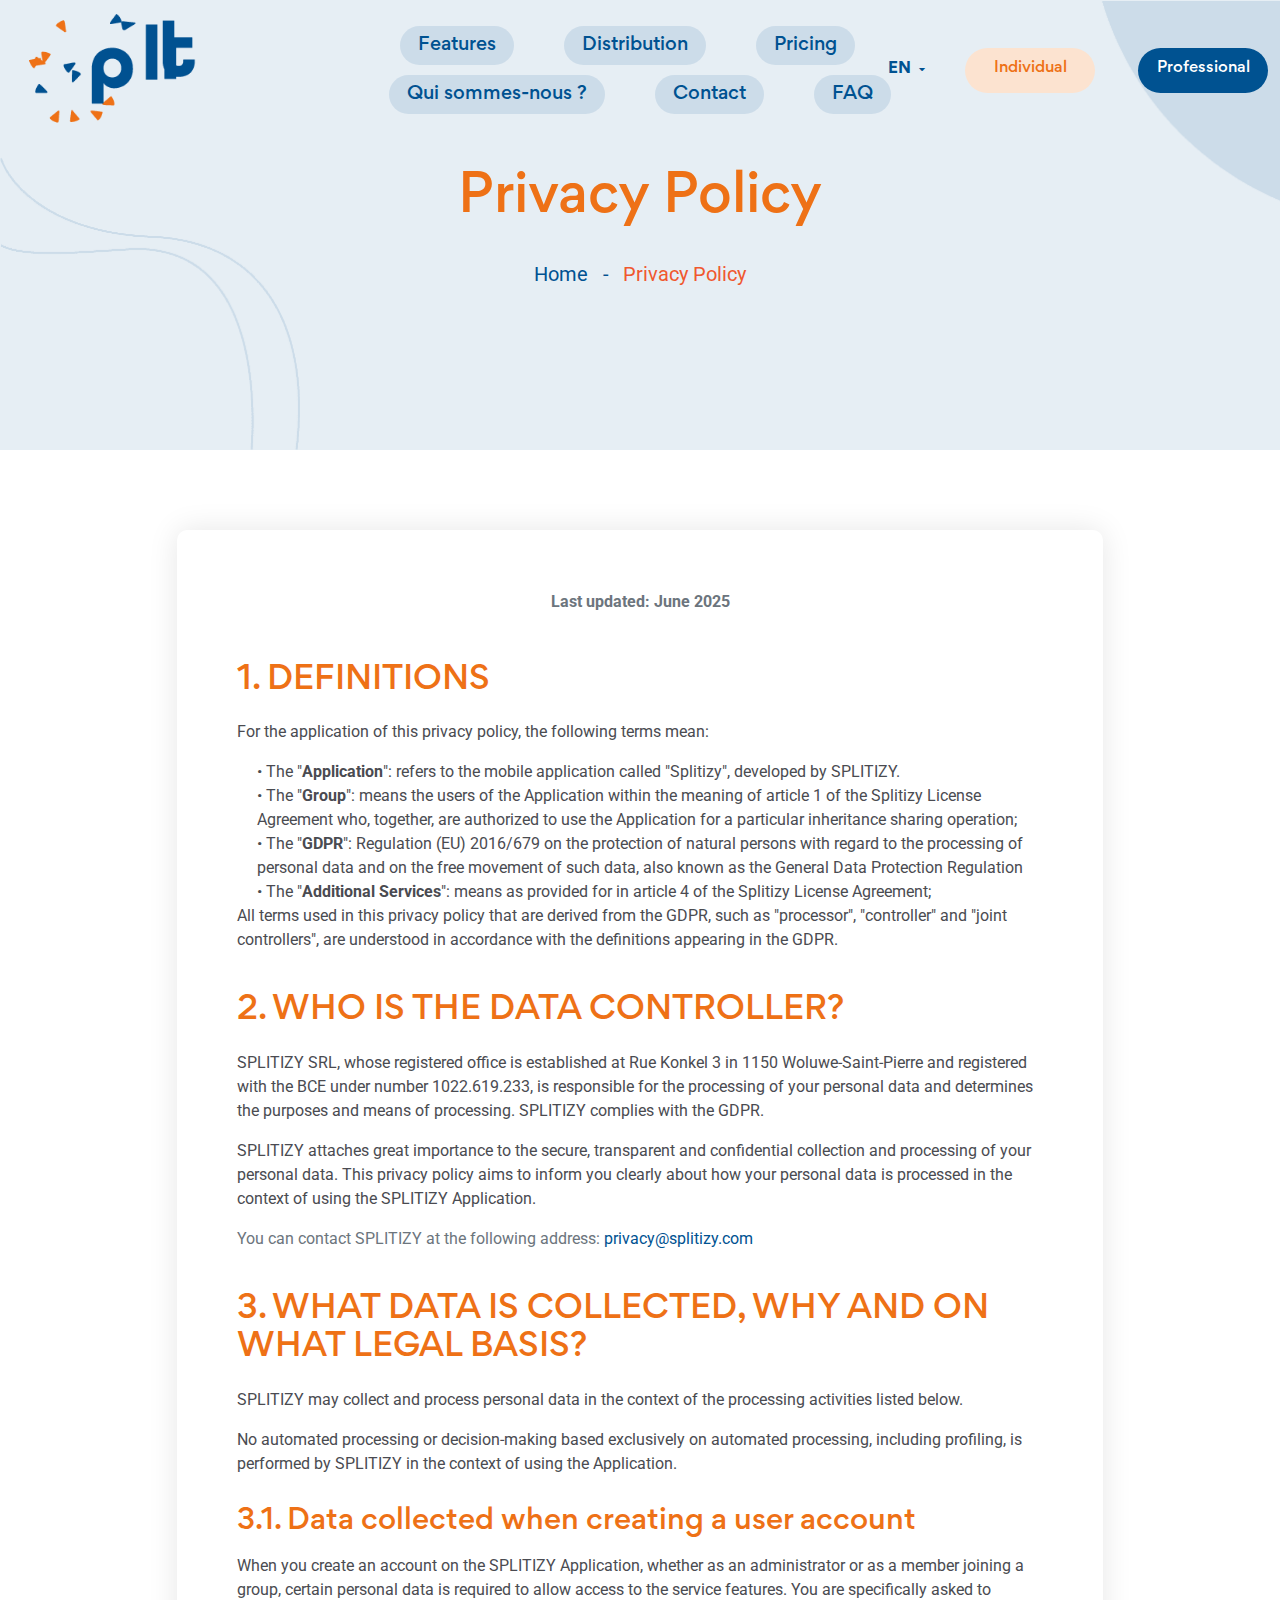
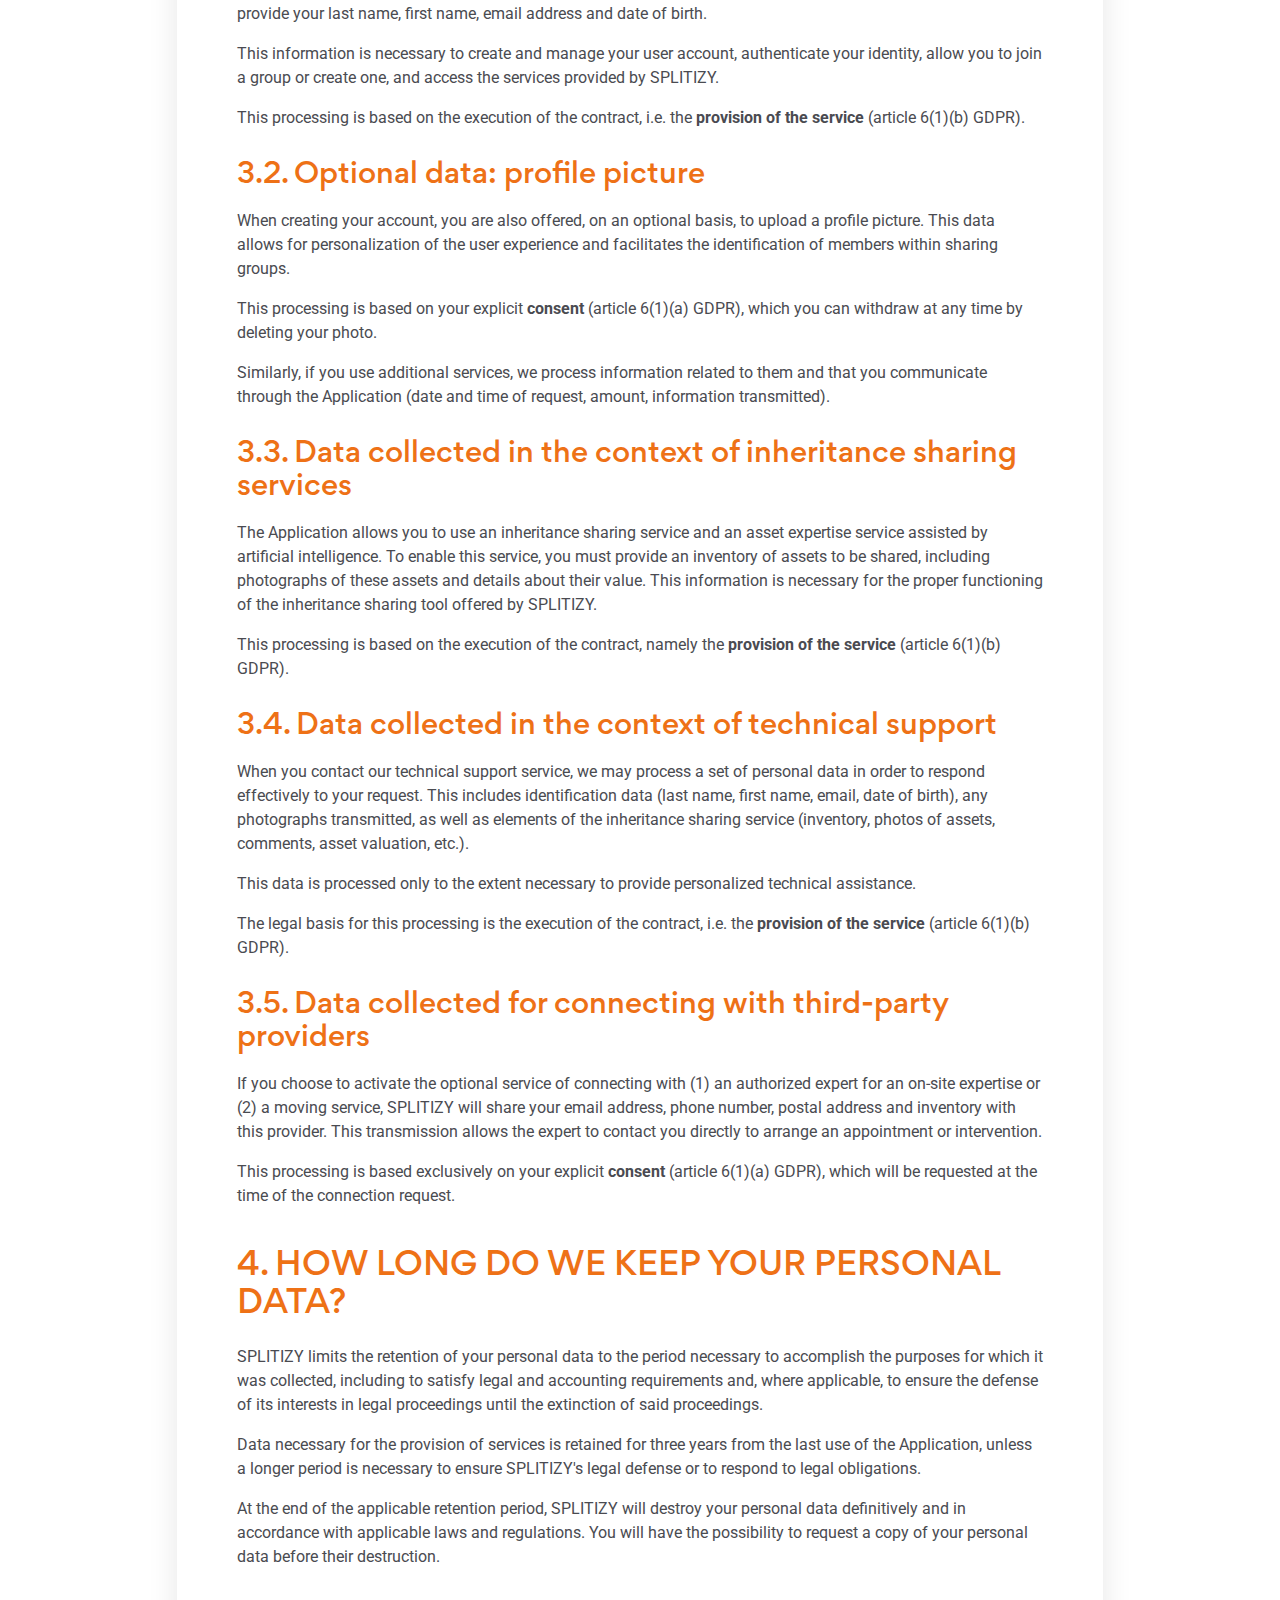
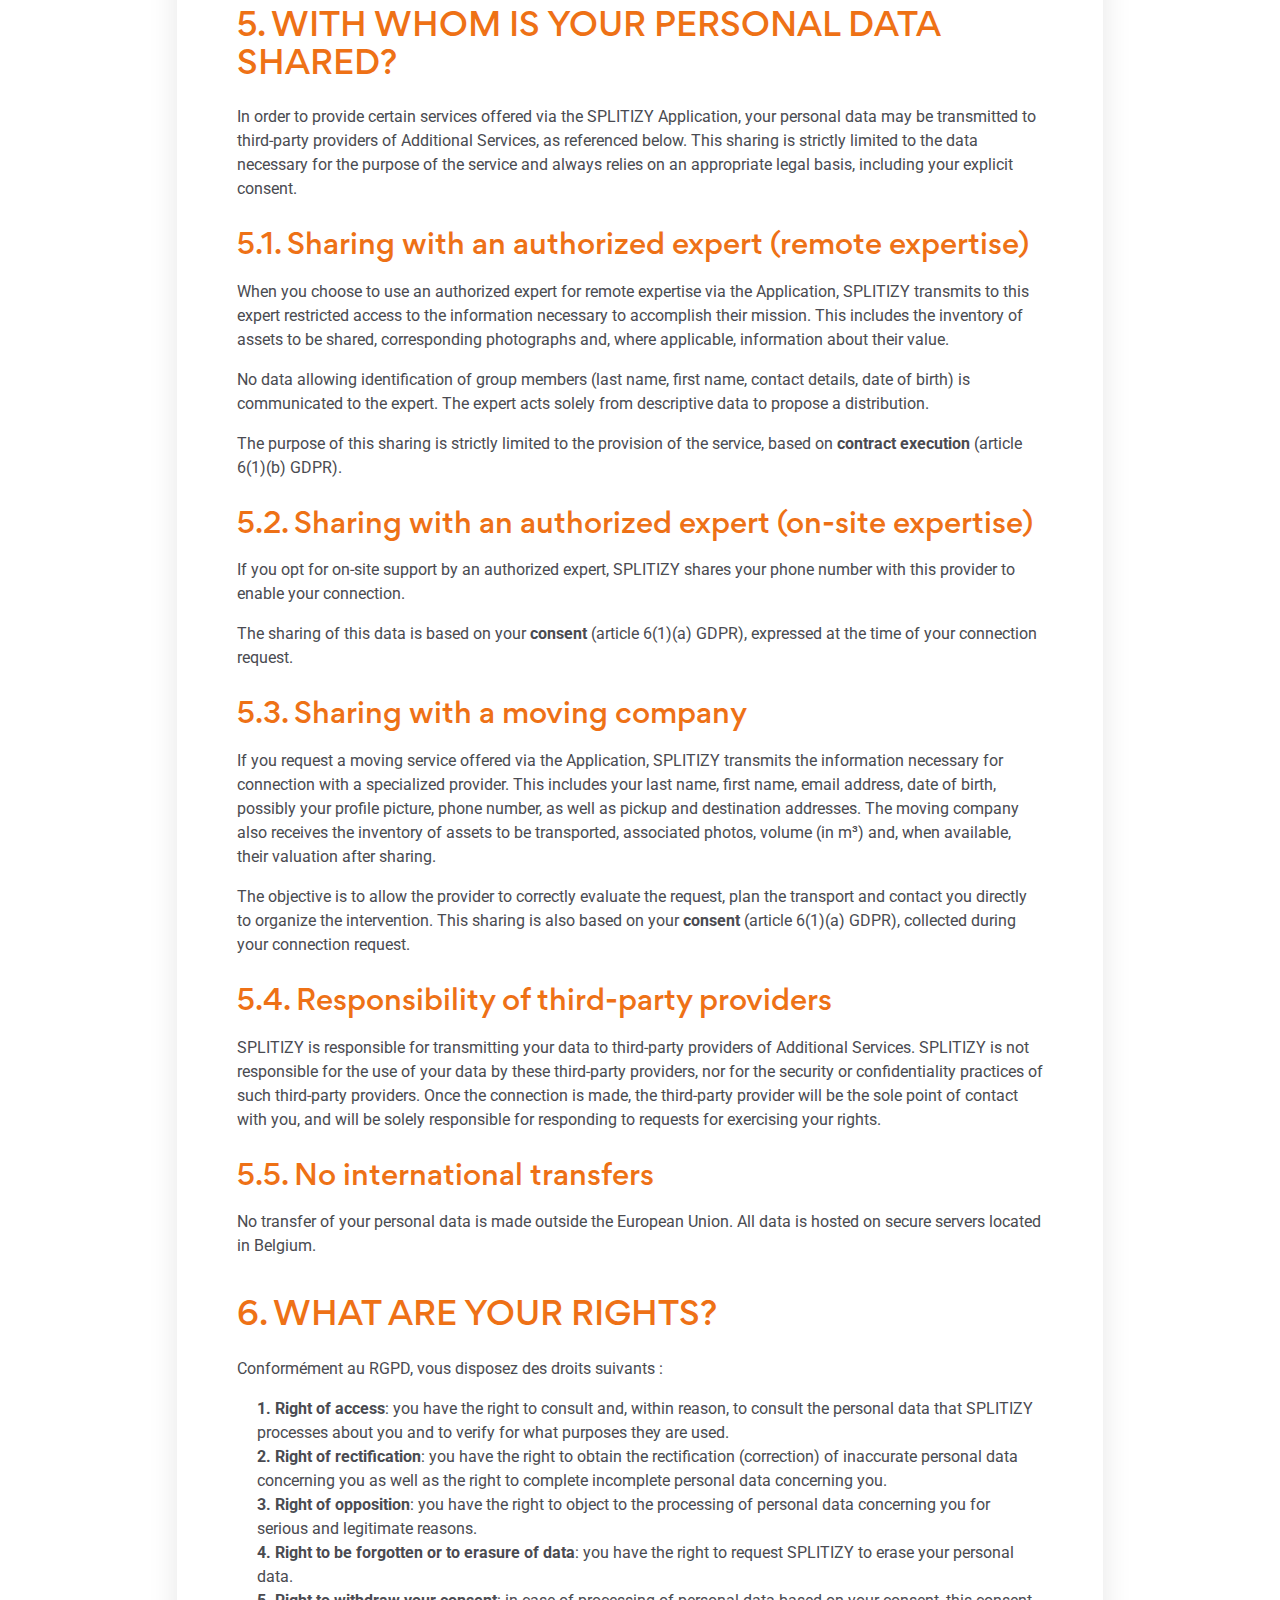
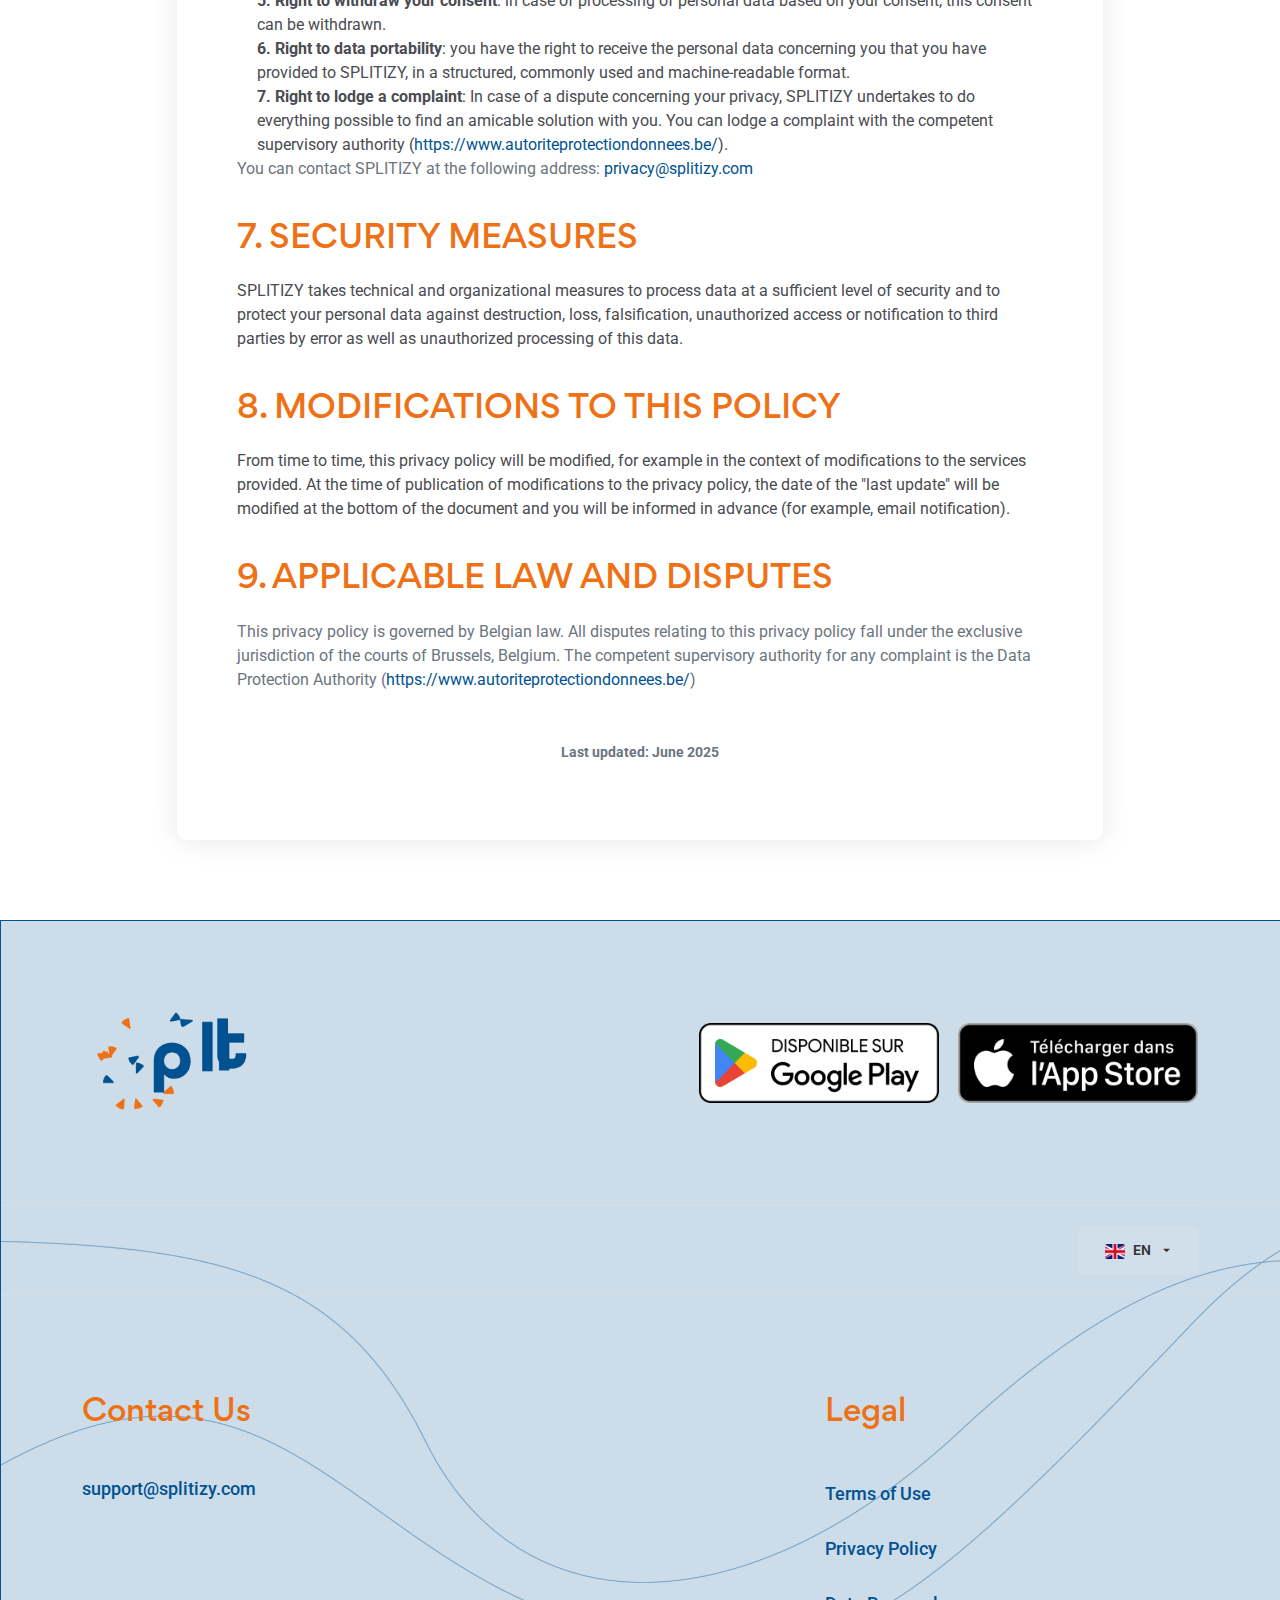
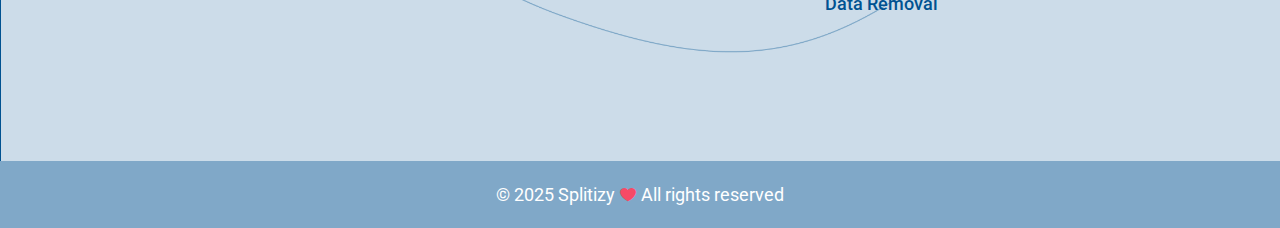
<file: politique-de-vie-privee.html>
<!DOCTYPE html>
<html lang="fr" dir="ltr">

<head>

    <meta charset="UTF-8">
    <meta http-equiv="X-UA-Compatible" content="IE=edge">
    <meta name="viewport" content="width=device-width, initial-scale=1.0">
    <title>Splitizy - Politique de Vie Privée</title>
    <meta name="robots" content="index, follow" />
    <meta name="description" content="Politique de vie privée de Splitizy - Comment nous collectons, utilisons et protégeons vos données personnelles."
    <!-- Favicon -->
    <link rel="apple-touch-icon" sizes="180x180" href="assets/images/logo/apple-touch-icon.png">
    <link rel="icon" type="image/png" sizes="32x32" href="assets/images/logo/favicon-32x32.png">
    <link rel="icon" type="image/png" sizes="16x16" href="assets/images/logo/favicon-16x16.png">
    <link rel="shortcut icon" href="favicon.ico">
    <link rel="manifest" href="site.webmanifest">

    <!-- CSS
    ============================================ -->

    <link rel="stylesheet" href="assets/css/bootstrap.min.css" />
    <link rel="stylesheet" href="assets/css/icofont.min.css" />
    <link rel="stylesheet" href="assets/css/animate.min.css">
    <link rel="stylesheet" href="assets/css/swiper-bundle.min.css">
    <link rel="stylesheet" href="assets/css/magnific-popup.min.css" />
    <link rel="stylesheet" href="assets/css/gordita-font.css" />

    <!-- Style CSS -->
    <link rel="stylesheet" href="assets/css/style.css">
    
    <!-- Splitizy Custom CSS -->
    <link rel="stylesheet" href="assets/css/splitizy-custom.css">

</head>

<body>
    <div class="main-wrapper">

        <!-- Begin Main Header Area -->
        <header class="header">
            <div class="header-area header-position-absolute header-sticky header-style-4">
                <div class="container header-container">
                    <div class="row align-items-center">
                        <div class="col-xl-3 col-lg-2 col-6">
                            <a href="index.html" class="header-logo">
                                <img src="assets/images/logo/logo_full_transparent_120.gif" alt="Header Logo" style="max-width: auto; height: 90px;">
                            </a>
                        </div>
                        <div class="col-xl-6 col-lg-8 d-none d-lg-block">
                            <div class="header-menu text-lg-center">
                                <nav class="header-menu-nav onepage-nav">
                                    <ul>
                                        <li>
                                            <a href="index.html#feature">Fonctionnalités</a>
                                        </li>
                                        <li>
                                            <a href="index.html#repartition">Répartition</a>
                                        </li>
                                        <li>
                                            <a href="index.html#pricing">Tarifs</a>
                                        </li>
                                        <li>
                                            <a href="qui-sommes-nous.html">Qui sommes-nous ?</a>
                                        </li>
                                        <li>
                                            <a href="contact.html">Contact</a>
                                        </li>
                                        <li>
                                            <a href="faq.html">FAQ</a>
                                        </li>
                                    </ul>
                                </nav>
                            </div>
                        </div>
                        <div class="col-xl-3 col-lg-2 col-6">
                            <ul class="header-right">
                                <li class="d-none d-md-block">
                                    <a class="btn btn-custom-size btn-md btn-professionnel" href="https://pro.splitizy.com?type=individual" target="_blank" rel="noopener noreferrer">Particulier</a>
                                </li>
                                <li class="d-none d-md-block">
                                    <a class="btn btn-custom-size btn-md blackcurrant-color extbot-primary-hover-4" href="https://pro.splitizy.com?type=pro" target="_blank" rel="noopener noreferrer">Professionnel</a>
                                </li>
                                <li class="d-flex d-lg-none">
                                    <button class="btn p-0" type="button" data-bs-toggle="offcanvas" data-bs-target="#offcanvasWithBothOptions" aria-controls="offcanvasWithBothOptions">
                                        <i class="icofont-navigation-menu"></i>
                                    </button>
                                </li>
                            </ul>
                        </div>
                    </div>
                </div>
            </div>
            <div class="offcanvas offcanvas-start" data-bs-scroll="true" tabindex="-1" id="offcanvasWithBothOptions">
                <div class="offcanvas-header">
                    <a href="index.html" class="header-logo">
                        <img src="assets/images/logo/logo_full_transparent_120.gif" alt="Header Logo" style="max-width: auto; height: 90px;">
                    </a>
                    <button type="button" class="btn-close text-reset" data-bs-dismiss="offcanvas" aria-label="Close"></button>
                </div>
                <div class="offcanvas-body">
                    <div class="header-offcanvas-menu">
                        <nav class="header-offcanvas-nav onepage-offcanvas-nav">
                            <ul>
                                <li>
                                    <a href="index.html#feature">Fonctionnalités</a>
                                </li>
                                <li>
                                    <a href="index.html#repartition">Répartition</a>
                                </li>
                                <li>
                                    <a href="index.html#pricing">Tarifs</a>
                                </li>
                                <li>
                                    <a href="qui-sommes-nous.html">Qui sommes-nous ?</a>
                                </li>
                                <li>
                                    <a href="contact.html">Contact</a>
                                </li>
                                <li>
                                    <a href="faq.html">FAQ</a>
                                </li>
                            </ul>
                        </nav>
                        <div class="mobile-menu-buttons" style="margin-top: 30px;">
                            <div style="margin-bottom: 15px;">
                                <a class="btn btn-custom-size btn-md btn-professionnel" href="https://pro.splitizy.com?type=individual" target="_blank" rel="noopener noreferrer" style="width: 100%;">Particulier</a>
                            </div>
                            <div>
                                <a class="btn btn-custom-size btn-md blackcurrant-color extbot-primary-hover-4" href="https://pro.splitizy.com?type=pro" target="_blank" rel="noopener noreferrer" style="width: 100%;">Professionnel</a>
                            </div>
                        </div>
                    </div>
                </div>
            </div>
        </header>
        <!-- Main Header Area End Here -->

        <!-- Begin Main Content Area -->
        <div class="main-content">
            <div class="breadcrumb-area breadcrumb-height" data-bg-image="assets/images/header_2.png">
                <div class="container h-100">
                    <div class="row h-100">
                        <div class="col-lg-12">
                            <div class="breadcrumb-item">
                                <h1 class="breadcrumb-title">Politique de Vie Privée</h1>
                                <ul class="breadcrumb-list">
                                    <li>
                                        <a href="index.html" style="color: var(--splitizy-primary);">Accueil</a>
                                    </li>
                                    <li><span>Politique de vie privée</span></li>
                                </ul>
                            </div>
                        </div>
                    </div>
                </div>
            </div>
            
            <!-- Legal Content Area -->
            <div class="legal-content-area" style="padding: 80px 0;">
                <div class="container">
                    <div class="row justify-content-center">
                        <div class="col-lg-10">
                            <div class="legal-content-wrapper" style="background: #fff; padding: 60px; border-radius: 10px; box-shadow: 0 0 30px rgba(0,0,0,0.1);">
                                
                                <div class="legal-header text-center mb-5">
                                    <p class="text-muted"><strong>Dernière mise à jour :</strong> Juin 2025</p>
                                </div>
                                
                                <div class="legal-content">
                                    <h2 style="color: var(--splitizy-primary); margin-top: 40px; margin-bottom: 20px;">1. DÉFINITIONS</h2>
                                    <p>Pour l'application de la présente politique de vie privée, on entend par :</p>
                                    <ul style="margin-left: 20px;">
                                        <li>• L'« <strong>Application</strong> » : désigne l'application mobile dénommée « Splitizy », développée par SPLITIZY.</li>
                                        <li>• Le « <strong>Groupe</strong> » : s'entend des utilisateurs de l'Application au sens de l'article 1 du Contrat de licence d'utilisation Splitizy qui, ensemble, sont autorisés à utiliser l'Application pour une opération de partage successoral particulière ;</li>
                                        <li>• Le « <strong>RGPD</strong> » : Règlement (UE) 2016/679 relatif à la protection des personnes physiques à l'égard du traitement des données à caractère personnel et à la libre circulation de ces données, également dit Règlement général sur la protection des données</li>
                                        <li>• Les « <strong>Services additionnels</strong> » : s'entendent au sens prévu à l'article 4 du Contrat de licence d'utilisation Splitizy ;</li>
                                    </ul>
                                    <p>Tous les termes utilisés dans la présente politique de vie privée qui sont issus du RGPD, tels que « sous-traitant », « responsable du traitement » et « responsables conjoints », s'entendent conformément aux définitions figurant dans le RGPD.</p>

                                    <h2 style="color: var(--splitizy-primary); margin-top: 40px; margin-bottom: 20px;">2. QUI EST LE RESPONSABLE DU TRAITEMENT ?</h2>
                                    <p>SPLITIZY SRL, dont le siège est établi Rue Konkel 3 à 1150 Woluwe-Saint-Pierre et inscrite à la BCE sous le numéro 1022.619.233, est responsable du traitement de vos données personnelles et détermine les finalités et les moyens du traitement. SPLITIZY respecte le RGPD.</p>
                                    <p>SPLITIZY attache une grande importance à la collecte et au traitement sécurisés, transparents et confidentiels de vos données personnelles. Cette politique de vie privée vise à vous informer de manière claire sur la manière dont vos données personnelles sont traitées dans le cadre de l'utilisation de l'Application SPLITIZY.</p>
                                    <p class="text-muted">Vous pouvez contacter SPLITIZY à l'adresse suivante : <a href="mailto:privacy@splitizy.com" style="color: var(--splitizy-primary);">privacy@splitizy.com</a></p>

                                    <h2 style="color: var(--splitizy-primary); margin-top: 40px; margin-bottom: 20px;">3. QUELLES DONNÉES SONT COLLECTÉES, POURQUOI ET SUR QUELLE BASE LÉGALE ?</h2>
                                    <p>SPLITIZY peut être amenée à collecter et traiter des données à caractère personnel dans le cadre des activités de traitement énumérées ci-après.</p>
                                    <p>Aucun traitement automatisé ni prise de décision fondée exclusivement sur un traitement automatisé, y compris le profilage, n'est effectué par SPLITIZY dans le cadre de l'utilisation de l'Application.</p>
                                    
                                    <h3 style="color: var(--splitizy-secondary); margin-top: 30px; margin-bottom: 15px;">3.1. Données collectées lors de la création d'un compte utilisateur</h3>
                                    <p>Lorsque vous créez un compte sur l'Application SPLITIZY, que ce soit en tant qu'administrateur ou comme membre rejoignant un groupe, certaines données personnelles sont requises pour permettre l'accès aux fonctionnalités du service. Il vous est notamment demandé de fournir vos nom, prénom, adresse e-mail et date de naissance.</p>
                                    <p>Ces informations sont nécessaires pour créer et gérer votre compte utilisateur, authentifier votre identité, vous permettre de rejoindre un groupe ou d'en créer un, et accéder aux services fournis par SPLITIZY.</p>
                                    <p>Ce traitement repose sur l'exécution du contrat, c'est-à-dire la <strong>fourniture du service</strong> (article 6(1)(b) RGPD).</p>
                                    
                                    <h3 style="color: var(--splitizy-secondary); margin-top: 30px; margin-bottom: 15px;">3.2. Donnée optionnelle : photo de profil</h3>
                                    <p>Lors de la création de votre compte, il vous est également proposé, de manière facultative, de téléverser une photo de profil. Cette donnée permet une personnalisation de l'expérience utilisateur et facilite l'identification des membres au sein des groupes de partage.</p>
                                    <p>Ce traitement repose sur votre <strong>consentement</strong> explicite (article 6(1)(a) RGPD), que vous pouvez retirer à tout moment en supprimant votre photo.</p>
                                    <p>De même si vous faites appel à des services additionnels, nous traitons les informations qui y sont relatives et que vous communiquez au travers de l'Application (date et heure de la demande, montant, informations transmises).</p>
                                    
                                    <h3 style="color: var(--splitizy-secondary); margin-top: 30px; margin-bottom: 15px;">3.3. Données collectées dans le cadre des services de partage successoral</h3>
                                    <p>L'Application vous permet d'utiliser un service de partage successoral et un service d'expertise de biens assistés par intelligence artificielle. Afin de permettre ce service, vous devez fournir un inventaire des biens à partager, incluant des photographies de ces biens et des précisions sur leur valeur. Ces informations sont nécessaires au bon fonctionnement de l'outil de partage successoral proposé par SPLITIZY.</p>
                                    <p>Ce traitement repose sur l'exécution du contrat, à savoir la <strong>fourniture du service</strong> (article 6(1)(b) RGPD).</p>
                                    
                                    <h3 style="color: var(--splitizy-secondary); margin-top: 30px; margin-bottom: 15px;">3.4. Données collectées dans le cadre du support technique</h3>
                                    <p>Lorsque vous contactez notre service de support technique, nous sommes susceptibles de traiter un ensemble de données personnelles afin de pouvoir répondre efficacement à votre demande. Cela inclut les données d'identification (nom, prénom, e-mail, date de naissance), les photographies éventuellement transmises, ainsi que des éléments du service de partage successoral (inventaire, photos des biens, commentaires, valorisation du bien, etc.).</p>
                                    <p>Ces données sont traitées uniquement dans la mesure nécessaire pour fournir une assistance technique personnalisée.</p>
                                    <p>Le fondement juridique de ce traitement est l'exécution du contrat, soit la <strong>fourniture du service</strong> (article 6(1)(b) RGPD).</p>
                                    
                                    <h3 style="color: var(--splitizy-secondary); margin-top: 30px; margin-bottom: 15px;">3.5. Données collectées pour la mise en relation avec des prestataires tiers</h3>
                                    <p>Si vous choisissez d'activer le service optionnel de mise en relation avec (1) un expert habilité pour une expertise en présentiel ou (2) un service de déménagement, SPLITIZY partagera votre adresse mail, numéro de téléphone, adresse postale et l'inventaire avec ce prestataire. Cette transmission permet à l'expert de vous contacter directement afin de convenir d'un rendez-vous ou d'une intervention.</p>
                                    <p>Ce traitement repose exclusivement sur votre <strong>consentement</strong> explicite (article 6(1)(a) RGPD), qui vous sera demandé au moment de la demande de mise en relation.</p>

                                    <h2 style="color: var(--splitizy-primary); margin-top: 40px; margin-bottom: 20px;">4. COMBIEN DE TEMPS CONSERVONS-NOUS VOS DONNÉES PERSONNELLES?</h2>
                                    <p>SPLITIZY limite la conservation de vos données personnelles à la période nécessaire pour accomplir les finalités pour lesquelles elles ont été collectées, y compris pour satisfaire aux exigences légales, comptables et, le cas échéant, pour assurer la défense de ses intérêts dans le cadre d'actions judiciaires jusqu'à l'extinction desdites procédures.</p>
                                    <p>Les données nécessaires pour la fourniture des services sont conservées pendant trois ans à compter de la dernière utilisation de l'Application, sauf si une durée plus longue est nécessaire pour assurer la défense judiciaire de SPLITIZY ou pour répondre à des obligations légales.</p>
                                    <p>À l'issue de la période de conservation applicable, SPLITIZY détruira vos données personnelles de manière définitive et conformément aux lois et règlements en vigueur. Vous aurez la possibilité de demander une copie de vos données personnelles avant leur destruction.</p>

                                    <h2 style="color: var(--splitizy-primary); margin-top: 40px; margin-bottom: 20px;">5. AVEC QUI VOS DONNÉES PERSONNELLES SONT-ELLES PARTAGÉES ?</h2>
                                    <p>Afin de fournir certains services proposés via l'Application SPLITIZY, vos données personnelles peuvent être transmises à des prestataires tiers de Services additionnels, visés ci-dessous. Ce partage est strictement limité aux données nécessaires à la finalité du service et repose toujours sur une base légale appropriée, notamment votre consentement explicite.</p>
                                    
                                    <h3 style="color: var(--splitizy-secondary); margin-top: 30px; margin-bottom: 15px;">5.1. Partage avec un expert habilité (expertise à distance)</h3>
                                    <p>Lorsque vous choisissez de faire appel à un expert habilité pour une expertise à distance via l'Application, SPLITIZY transmet à cet expert un accès restreint aux informations nécessaires à l'accomplissement de sa mission. Cela inclut l'inventaire des biens à partager, les photographies correspondantes et, le cas échéant, les informations sur leur valeur.</p>
                                    <p>Aucune donnée permettant d'identifier les membres du groupe (nom, prénom, coordonnées, date de naissance) n'est communiquée à l'expert. Ce dernier agit uniquement à partir des données descriptives pour proposer une répartition.</p>
                                    <p>La finalité de ce partage est strictement limitée à la fourniture du service, sur la base de l'<strong>exécution du contrat</strong> (article 6(1)(b) RGPD).</p>
                                    
                                    <h3 style="color: var(--splitizy-secondary); margin-top: 30px; margin-bottom: 15px;">5.2. Partage avec un expert habilité (expertise en présentiel)</h3>
                                    <p>Si vous optez pour un accompagnement en présentiel par un expert habilité, SPLITIZY partage avec ce prestataire votre numéro de téléphone pour permettre votre mise en relation.</p>
                                    <p>Le partage de ces données repose sur votre <strong>consentement</strong> (article 6(1)(a) RGPD), exprimé au moment de votre demande de mise en relation.</p>
                                    
                                    <h3 style="color: var(--splitizy-secondary); margin-top: 30px; margin-bottom: 15px;">5.3. Partage avec un déménageur</h3>
                                    <p>Si vous sollicitez un service de déménagement proposé via l'Application, SPLITIZY transmet les informations nécessaires à la mise en relation avec un prestataire spécialisé. Cela inclut vos nom, prénom, adresse e-mail, date de naissance, éventuellement votre photo de profil, numéro de téléphone, ainsi que les adresses de retrait et de destination. Le déménageur reçoit également l'inventaire des biens à transporter, les photos associées, le volume (en m³) et, lorsque disponible, leur valorisation après le partage.</p>
                                    <p>L'objectif est de permettre au prestataire d'évaluer correctement la demande, de planifier le transport et de vous contacter directement pour organiser l'intervention. Ce partage repose également sur votre <strong>consentement</strong> (article 6(1)(a) RGPD), recueilli lors de votre demande de mise en relation.</p>

                                    <h3 style="color: var(--splitizy-secondary); margin-top: 30px; margin-bottom: 15px;">5.4. Responsabilité des prestataires tiers</h3>
                                    <p>SPLITIZY est responsable de la transmission de vos données aux prestataires tiers de Services additionnels. SPLITIZY n'est pas responsable de l'utilisation de vos données par ces prestataires tiers, ni des pratiques de sécurité ou de confidentialité de tels prestataires tiers. Une fois la mise en relation effectuée, le prestataire tiers sera le seul point de contact avec vous, et sera seul responsable de répondre aux demandes d'exercice de vos droits.</p>
                                    
                                    <h3 style="color: var(--splitizy-secondary); margin-top: 30px; margin-bottom: 15px;">5.5. Pas de transferts internationaux</h3>
                                    <p>Aucun transfert de vos données personnelles n'est effectué en dehors de l'Union européenne. Toutes les données sont hébergées sur des serveurs sécurisés situés en Belgique.</p>

                                    <h2 style="color: var(--splitizy-primary); margin-top: 40px; margin-bottom: 20px;">6. QUELS SONT VOS DROITS ?</h2>
                                    <p>Conformément au RGPD, vous disposez des droits suivants :</p>
                                    <ul style="margin-left: 20px;">
                                        <li><strong>1. Droit d'accès</strong> : vous avez le droit de consulter et, dans la mesure du raisonnable, de consulter les données à caractère personnel que SPLITIZY traite à votre sujet et de vérifier à quelles fins elles sont utilisées.</li>
                                        <li><strong>2. Droit de rectification</strong> : vous avez le droit d'obtenir la rectification (correction) des données personnelles inexactes vous concernant ainsi que le droit de compléter les données personnelles incomplètes vous concernant.</li>
                                        <li><strong>3. Droit d'opposition</strong> : vous avez le droit de vous opposer au traitement des données à caractère personnel vous concernant pour des motifs sérieux et légitimes.</li>
                                        <li><strong>4. Droit à l'oubli ou à l'effacement des données</strong> : vous avez le droit de demander à la SPLITIZY l'effacement de vos données personnelles.</li>
                                        <li><strong>5. Droit de retirer votre consentement</strong> : en cas de traitement de données à caractère personnel basé sur votre consentement, ce consentement peut être retiré.</li>
                                        <li><strong>6. Droit à la portabilité des données</strong> : vous avez le droit de recevoir les données personnelles vous concernant que vous avez fournies à SPLITIZY, dans un format structuré, couramment utilisé et lisible par machine.</li>
                                        <li><strong>7. Droit de porter plainte</strong> : En cas de différend concernant votre vie privée, SPLITIZY s'engage à tout mettre en œuvre pour trouver une solution amiable avec vous. Vous pouvez introduire une plainte auprès de l'autorité de contrôle compétente (<a href="https://www.autoriteprotectiondonnees.be/" target="_blank" style="color: var(--splitizy-primary);">https://www.autoriteprotectiondonnees.be/</a>).</li>
                                    </ul>
                                    <p class="text-muted">Vous pouvez exercer gratuitement les droits susvisés en vous adressant à : <a href="mailto:privacy@splitizy.com" style="color: var(--splitizy-primary);">privacy@splitizy.com</a></p>

                                    <h2 style="color: var(--splitizy-primary); margin-top: 40px; margin-bottom: 20px;">7. MESURES DE SÉCURITÉ</h2>
                                    <p>SPLITIZY prend des mesures techniques et organisationnelles pour traiter les données à un niveau de sécurité suffisant et pour protéger vos données personnelles contre la destruction, la perte, la falsification, l'accès non autorisé ou la notification à des tiers par erreur ainsi que le traitement non autorisé de ces données.</p>

                                    <h2 style="color: var(--splitizy-primary); margin-top: 40px; margin-bottom: 20px;">8. MODIFICATIONS DE LA PRÉSENTE POLITIQUE</h2>
                                    <p>De temps à autre, la présente politique de vie privée sera modifiée, par exemple dans le cadre de modifications des services fournis. Au moment de la publication des modifications de la politique de vie privée, la date de la « dernière mise à jour » sera modifiée au bas du document et vous en serez informé à l'avance (par exemple, notification par e-mail).</p>

                                    <h2 style="color: var(--splitizy-primary); margin-top: 40px; margin-bottom: 20px;">9. DROIT APPLICABLE ET LITIGES</h2>
                                    <p class="text-muted">La présente politique de vie privée est régie par le droit belge. Tous les litiges relatifs à la présente politique de vie privée relèvent de la compétence exclusive des tribunaux de Bruxelles, en Belgique. L'autorité de contrôle compétente pour toute plainte est l'Autorité de protection des données (<a href="https://www.autoriteprotectiondonnees.be/" target="_blank" style="color: var(--splitizy-primary);">https://www.autoriteprotectiondonnees.be/</a>)</p>

                                    <div class="text-center mt-5">
                                        <p class="text-muted"><small><strong>Dernière mise à jour : Juin 2025</strong></small></p>
                                    </div>
                                </div>
                            </div>
                        </div>
                    </div>
                </div>
            </div>
        </div>
        <!-- Main Content Area End Here -->

        <!-- Begin Footer Area -->
        <footer class="footer-style-4" data-bg-image="assets/images/footer.png">
            <div class="footer-upper-top">
                <div class="container">
                    <div class="row">
                        <div class="col-lg-12">
                            <div class="footer-upper-top-item">
                                <a class="footer-logo" href="index.html">
                                    <img src="assets/images/logo/logo_full_transparent_120.gif" alt="Logo" style="max-width: 300px; height: auto;">
                                </a>
                                <div class="footer-btn-wrap">
                                    <a href="https://play.google.com/store/apps/details?id=com.splitizy.splitizy&hl=fr" target="_blank" rel="noopener noreferrer">
                                        <img src="assets/images/stores/google-play.png" alt="Télécharger sur Google Play" class="download-btn-img">
                                    </a>
                                    <a href="https://apps.apple.com/be/app/splitizy/id6747078524?platform=iphone" target="_blank" rel="noopener noreferrer">
                                        <img src="assets/images/stores/app-store.png" alt="Télécharger sur l'App Store" class="download-btn-img">
                                    </a>
                                </div>
                            </div>
                        </div>
                    </div>
                </div>
            </div>
            <div class="footer-top">
                <div class="container">
                    <div class="row">
                        <div class="col-lg-3 d-none d-lg-block">
                            <div class="footer-item mt-0">
                                <div class="footer-list contact-list">
                                    <h2 class="title">Contact Us</h2>
                                    <ul>
                                        <li>
                                            <a href="mailto://support@splitizy.com">support@splitizy.com</a>
                                        </li>
                                    </ul>
                                </div>
                            </div>
                        </div>
                        <div class="col-lg-9">
                            <div class="footer-item-wrap row">
                                <div class="col-lg-3 d-none d-lg-block">
                                    <div class="footer-item footer-ps-xl-30">
                                    </div>
                                </div>
                                <div class="col-lg-3 col-sm-4">
                                    <div class="footer-item footer-ps-xl-30">
                                        <div class="footer-list">
                                        </div>
                                    </div>
                                </div>
                                <div class="col-lg-6 col-sm-8">
                                    <div class="footer-item footer-ps-xl-30">
                                        <div class="footer-list">
                                            <h2 class="title">Légal</h2>
                                            <ul>
                                                <li><a href="conditions-licences-utilisation.html">Conditions des Licences d'Utilisation</a></li>
                                                <li><a href="politique-de-vie-privee.html">Politique de Vie Privée</a></li>
                                                <li><a href="suppression-donnees.html">Suppression de vos données</a></li>
                                            </ul>
                                        </div>
                                    </div>
                                </div>
                            </div>
                        </div>
                    </div>
                </div>
            </div>
            <div class="footer-bottom">
                <div class="container">
                    <div class="row">
                        <div class="col-12">
                            <div class="footer-bottom-item">
                                <div class="footer-copyright white-text">
                                    <span>© 2025 Splitizy <i class="icofont-heart"></i> Tous droits réservés</span>
                                </div>
                            </div>
                        </div>
                    </div>
                </div>
            </div>
        </footer>
        <!-- Footer Area End Here -->

        <!-- Begin Scroll To Top -->
        <a class="scroll-to-top style-4" href="">
            <i class="icofont-arrow-up"></i>
        </a>
        <!-- Scroll To Top End Here -->

    </div>

    <!-- Global Vendor, plugins JS -->

    <!-- JS Files
    ============================================ -->

    <script src="assets/js/vendor/bootstrap.bundle.min.js"></script>
    <script src="assets/js/vendor/jquery-3.6.0.min.js"></script>
    <script src="assets/js/vendor/jquery-migrate-3.3.2.min.js"></script>
    <script src="assets/js/vendor/modernizr-3.11.2.min.js"></script>
    <script src="assets/js/plugins/wow.min.js"></script>
    <script src="assets/js/plugins/swiper-bundle.min.js"></script>
    <script src="assets/js/plugins/parallax.min.js"></script>
    <script src="assets/js/plugins/jquery.magnific-popup.min.js"></script>
    <script src="assets/js/plugins/tippy.min.js"></script>
    <script src="assets/js/plugins/mailchimp-ajax.js"></script>
    <script src="assets/js/plugins/one-page-nav.min.js"></script>

    <!--Main JS (Common Activation Codes)-->
    <script src="assets/js/main.js"></script>
    
    <!-- Internationalization JS -->
    <script src="assets/js/i18n.js"></script>

</body>

</html>
</file>
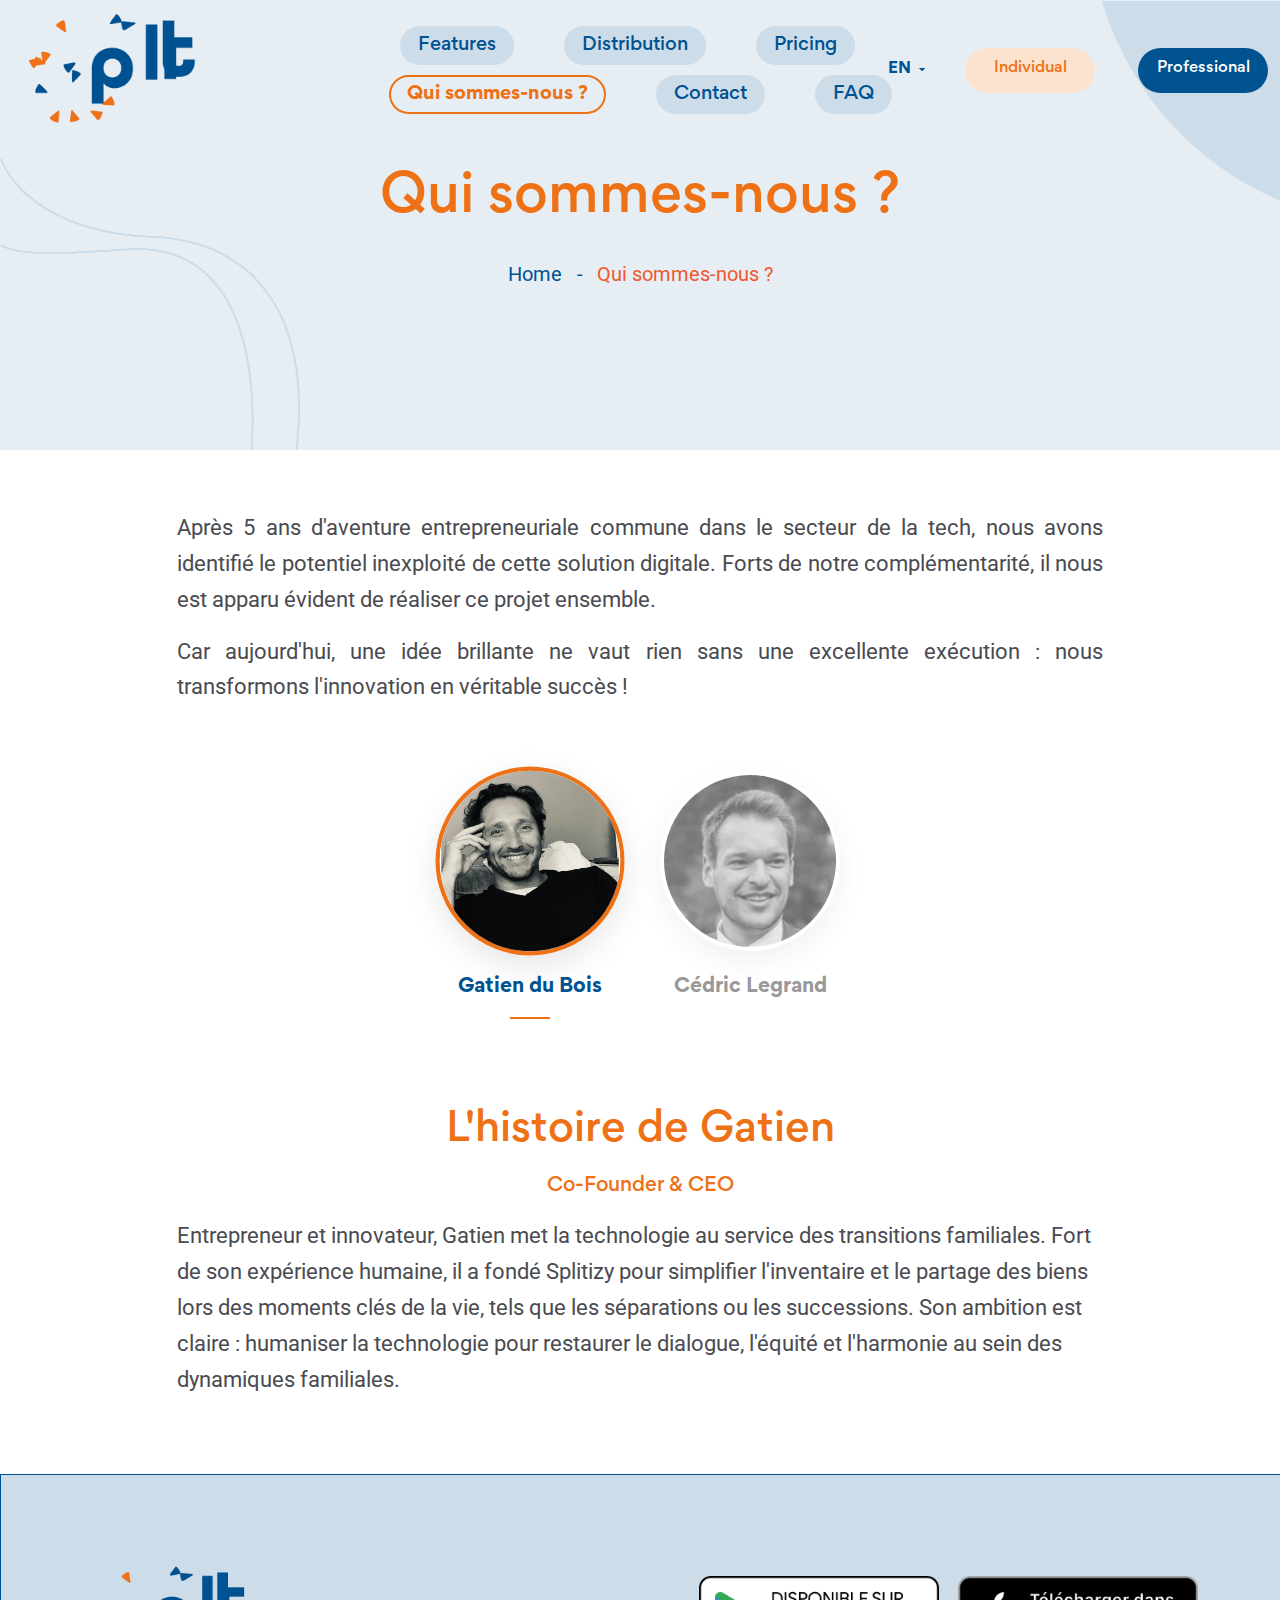
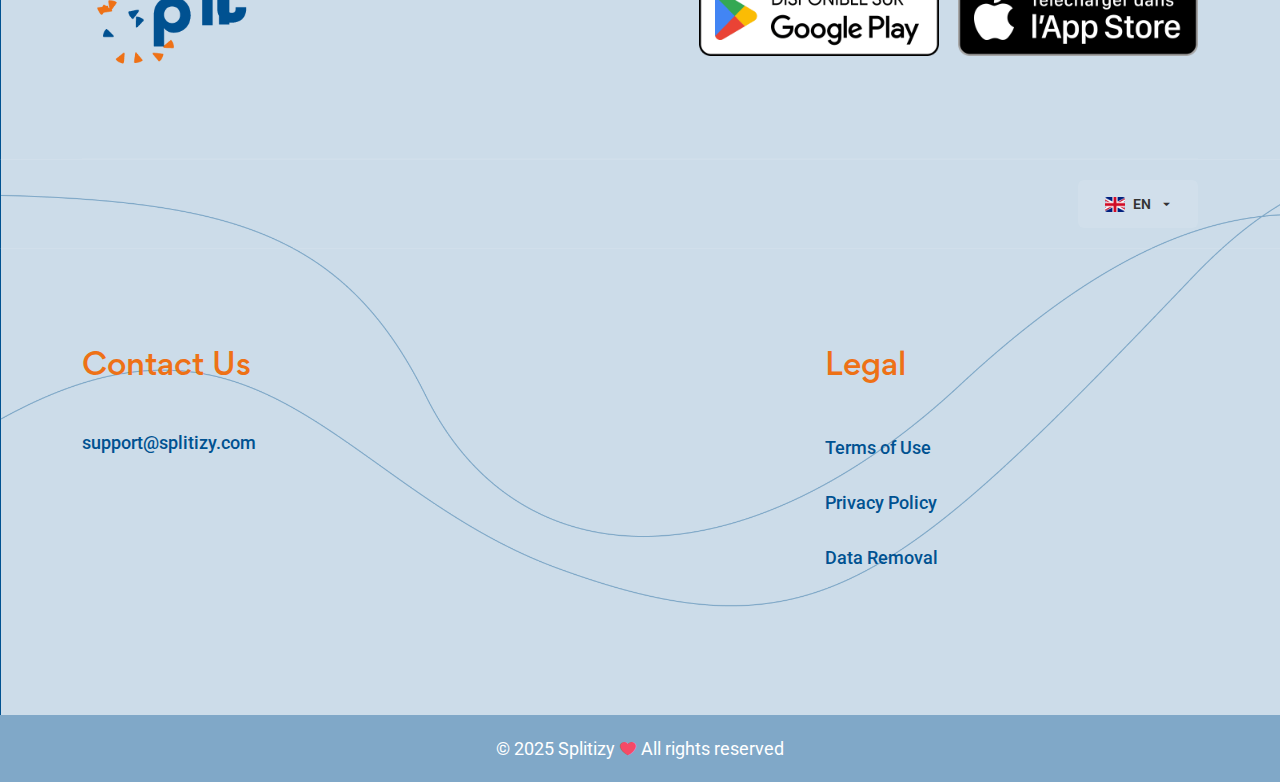
<file: qui-sommes-nous.html>
<!DOCTYPE html>
<html lang="fr" dir="ltr">

<head>

    <meta charset="UTF-8">
    <meta http-equiv="X-UA-Compatible" content="IE=edge">
    <meta name="viewport" content="width=device-width, initial-scale=1.0">
    <title>Splitizy - Qui sommes-nous ?</title>
    <meta name="robots" content="index, follow" />
    <meta name="description" content="Découvrez l'équipe derrière Splitizy.">
    <!-- Favicon -->
    <link rel="apple-touch-icon" sizes="180x180" href="assets/images/logo/apple-touch-icon.png">
    <link rel="icon" type="image/png" sizes="32x32" href="assets/images/logo/favicon-32x32.png">
    <link rel="icon" type="image/png" sizes="16x16" href="assets/images/logo/favicon-16x16.png">
    <link rel="shortcut icon" href="favicon.ico">
    <link rel="manifest" href="site.webmanifest">

    <!-- CSS
    ============================================ -->

    <link rel="stylesheet" href="assets/css/bootstrap.min.css" />
    <link rel="stylesheet" href="assets/css/icofont.min.css" />
    <link rel="stylesheet" href="assets/css/animate.min.css">
    <link rel="stylesheet" href="assets/css/swiper-bundle.min.css">
    <link rel="stylesheet" href="assets/css/magnific-popup.min.css" />
    <link rel="stylesheet" href="assets/css/gordita-font.css" />

    <!-- Style CSS -->
    <link rel="stylesheet" href="assets/css/style.css">
    
    <!-- Splitizy Custom CSS -->
    <link rel="stylesheet" href="assets/css/splitizy-custom.css">

</head>

<body>
    <div class="main-wrapper">

        <!-- Begin Main Header Area -->
        <header class="header">
            <div class="header-area header-position-absolute header-sticky header-style-4">
                <div class="container header-container">
                    <div class="row align-items-center">
                        <div class="col-xl-3 col-lg-2 col-6">
                            <a href="index.html" class="header-logo">
                                <img src="assets/images/logo/logo_full_transparent_120.gif" alt="Header Logo" style="max-width: auto; height: 90px;">
                            </a>
                        </div>
                        <div class="col-xl-6 col-lg-8 d-none d-lg-block">
                            <div class="header-menu text-lg-center">
                                <nav class="header-menu-nav onepage-nav">
                                    <ul>
                                        <li>
                                            <a href="index.html#feature">Fonctionnalités</a>
                                        </li>
                                        <li>
                                            <a href="index.html#repartition">Répartition</a>
                                        </li>
                                        <li>
                                            <a href="index.html#pricing">Tarifs</a>
                                        </li>
                                        <li class="active">
                                            <a href="qui-sommes-nous.html">Qui sommes-nous ?</a>
                                        </li>
                                        <li>
                                            <a href="contact.html">Contact</a>
                                        </li>
                                        <li>
                                            <a href="faq.html">FAQ</a>
                                        </li>
                                    </ul>
                                </nav>
                            </div>
                        </div>
                        <div class="col-xl-3 col-lg-2 col-6">
                            <ul class="header-right">
                                <li class="d-none d-md-block">
                                    <a class="btn btn-custom-size btn-md btn-professionnel" href="https://pro.splitizy.com?type=individual" target="_blank" rel="noopener noreferrer">Particulier</a>
                                </li>
                                <li class="d-none d-md-block">
                                    <a class="btn btn-custom-size btn-md blackcurrant-color extbot-primary-hover-4" href="https://pro.splitizy.com?type=pro" target="_blank" rel="noopener noreferrer">Professionnel</a>
                                </li>
                                <li class="d-flex d-lg-none">
                                    <button class="btn p-0" type="button" data-bs-toggle="offcanvas" data-bs-target="#offcanvasWithBothOptions" aria-controls="offcanvasWithBothOptions">
                                        <i class="icofont-navigation-menu"></i>
                                    </button>
                                </li>
                            </ul>
                        </div>
                    </div>
                </div>
            </div>
            <div class="offcanvas offcanvas-start" data-bs-scroll="true" tabindex="-1" id="offcanvasWithBothOptions">
                <div class="offcanvas-header">
                    <a href="index.html" class="header-logo">
                        <img src="assets/images/logo/logo_full_transparent_120.gif" alt="Header Logo" style="max-width: auto; height: 90px;">
                    </a>
                    <button type="button" class="btn-close text-reset" data-bs-dismiss="offcanvas" aria-label="Close"></button>
                </div>
                <div class="offcanvas-body">
                    <div class="header-offcanvas-menu">
                        <nav class="header-offcanvas-nav onepage-offcanvas-nav">
                            <ul>
                                <li>
                                    <a href="index.html#feature">Fonctionnalités</a>
                                </li>
                                <li>
                                    <a href="index.html#repartition">Répartition</a>
                                </li>
                                <li>
                                    <a href="index.html#pricing">Tarifs</a>
                                </li>
                                <li class="active">
                                    <a href="qui-sommes-nous.html">Qui sommes-nous ?</a>
                                </li>
                                <li>
                                    <a href="contact.html">Contact</a>
                                </li>
                                <li>
                                    <a href="faq.html">FAQ</a>
                                </li>
                            </ul>
                        </nav>
                        <div class="mobile-menu-buttons" style="margin-top: 30px;">
                            <div style="margin-bottom: 15px;">
                                <a class="btn btn-custom-size btn-md btn-professionnel" href="https://pro.splitizy.com?type=individual" target="_blank" rel="noopener noreferrer" style="width: 100%;">Particulier</a>
                            </div>
                            <div>
                                <a class="btn btn-custom-size btn-md blackcurrant-color extbot-primary-hover-4" href="https://pro.splitizy.com?type=pro" target="_blank" rel="noopener noreferrer" style="width: 100%;">Professionnel</a>
                            </div>
                        </div>
                    </div>
                </div>
            </div>
        </header>
        <!-- Main Header Area End Here -->

        <!-- Begin Main Content Area -->
        <div class="main-content">
            <div class="breadcrumb-area breadcrumb-height" data-bg-image="assets/images/header_2.png">
                <div class="container h-100">
                    <div class="row h-100">
                        <div class="col-lg-12">
                            <div class="breadcrumb-item">
                                <h1 class="breadcrumb-title">Qui sommes-nous ?</h1>
                                <ul class="breadcrumb-list">
                                    <li>
                                        <a href="index.html" style="color: var(--splitizy-primary);">Accueil</a>
                                    </li>
                                    <li><span>Qui sommes-nous ?</span></li>
                                </ul>
                            </div>
                        </div>
                    </div>
                </div>
            </div>
            <div class="team-area" style="padding: 60px 0;">
                <div class="container">
                    <div class="row">
                        <div class="col-lg-10 offset-lg-1">
                            <div class="section-area text-center">
                                <div class="about-us-description">
                                    <p style="font-size: 1.4rem; line-height: 1.6; text-align: justify;">Après 5 ans d'aventure entrepreneuriale commune dans le secteur de la tech, nous avons identifié le potentiel inexploité de cette solution digitale. Forts de notre complémentarité, il nous est apparu évident de réaliser ce projet ensemble.</p>
                                    <p style="font-size: 1.4rem; line-height: 1.6; text-align: justify;">Car aujourd'hui, une idée brillante ne vaut rien sans une excellente exécution : nous transformons l'innovation en véritable succès !</p>
                                </div>
                            </div>
                        </div>
                    </div>
                    <div class="row justify-content-center" style="margin-top: 50px;">
                        <div class="col-lg-10 text-center">
                            <!-- Team Profiles Selector -->
                            <div class="team-profiles-selector d-flex justify-content-center align-items-center">
                                <div class="team-profile-item active" data-profile="gatien">
                                    <img src="assets/images/gatien.png" alt="Gatien du Bois de Nevele" class="profile-image">
                                    <h3 class="profile-name" style="padding-top: 10px; padding-bottom: 20px;">Gatien du Bois</h3>
                                </div>
                                <div class="team-profile-item" data-profile="cedric">
                                    <img src="assets/images/cedric.jpg" alt="Cédric Legrand" class="profile-image">
                                    <h3 class="profile-name" style="padding-top: 10px; padding-bottom: 20px;">Cédric Legrand</h3>
                                </div>
                            </div>
                        </div>
                    </div>
                    <div class="row justify-content-center" style="margin-top: 40px;">
                        <div class="col-lg-10">
                            <!-- Team Descriptions -->
                            <div class="team-description-content">
                                <div id="profile-description-gatien" class="profile-description active">
                                     <h2 class="story-title text-center">L'histoire de Gatien</h2>
                                     <h4 class="text-center" style="color: var(--splitizy-secondary) !important; font-size: 1.2rem; margin-top: 0; font-weight: 500; margin-bottom: 20px;">Co-Founder & CEO</h4>
                                     <p style="font-size: 1.4rem; line-height: 1.6;">Entrepreneur et innovateur, Gatien met la technologie au service des transitions familiales. Fort de son expérience humaine, il a fondé Splitizy pour simplifier l'inventaire et le partage des biens lors des moments clés de la vie, tels que les séparations ou les successions. Son ambition est claire : humaniser la technologie pour restaurer le dialogue, l'équité et l'harmonie au sein des dynamiques familiales.</p>
                                </div>
                                <div id="profile-description-cedric" class="profile-description">
                                     <h2 class="story-title text-center">L'histoire de Cédric</h2>
                                     <h4 class="text-center" style="color: var(--splitizy-secondary) !important; font-size: 1.2rem; margin-top: 0; font-weight: 500; margin-bottom: 20px;">Co-Founder & CTO</h4>
                                     <p style="font-size: 1.4rem; line-height: 1.6;">À 27 ans, Cédric incarne la rigueur technique au service de l'innovation. Sa plus grande réussite est d'avoir développé une suite logicielle complète et assumé la responsabilité technique d'une startup dès ses premières années. Sa capacité à transformer une vision en une solution robuste et performante est un atout majeur pour Splitizy, garantissant une plateforme fiable et évolutive.</p>
                                </div>
                            </div>
                        </div>
                    </div>
                </div>
            </div>
        </div>
        <!-- Main Content Area End Here -->

        <!-- Begin Footer Area -->
        <footer class="footer-style-4" data-bg-image="assets/images/footer.png">
            <div class="footer-upper-top">
                <div class="container">
                    <div class="row">
                        <div class="col-lg-12">
                            <div class="footer-upper-top-item">
                                <a class="footer-logo" href="index.html">
                                    <img src="assets/images/logo/logo_full_transparent_120.gif" alt="Logo" style="max-width: 300px; height: auto;">
                                </a>
                                <div class="footer-btn-wrap">
                                    <a href="https://play.google.com/store/apps/details?id=com.splitizy.splitizy&hl=fr" target="_blank" rel="noopener noreferrer">
                                        <img src="assets/images/stores/google-play.png" alt="Télécharger sur Google Play" class="download-btn-img">
                                    </a>
                                    <a href="https://apps.apple.com/be/app/splitizy/id6747078524?platform=iphone" target="_blank" rel="noopener noreferrer">
                                        <img src="assets/images/stores/app-store.png" alt="Télécharger sur l'App Store" class="download-btn-img">
                                    </a>
                                </div>
                            </div>
                        </div>
                    </div>
                </div>
            </div>
            <div class="footer-top">
                <div class="container">
                    <div class="row">
                        <div class="col-lg-3 d-none d-lg-block">
                            <div class="footer-item mt-0">
                                <div class="footer-list contact-list">
                                    <h2 class="title">Nous contacter</h2>
                                    <ul>
                                        <li>
                                            <a href="mailto://support@splitizy.com">support@splitizy.com</a>
                                        </li>
                                    </ul>
                                </div>
                            </div>
                        </div>
                        <div class="col-lg-9">
                            <div class="footer-item-wrap row">
                                <div class="col-lg-3 d-none d-lg-block">
                                    <div class="footer-item footer-ps-xl-30">
                                    </div>
                                </div>
                                <div class="col-lg-3 col-sm-4">
                                    <div class="footer-item footer-ps-xl-30">
                                        <div class="footer-list">
                                        </div>
                                    </div>
                                </div>
                                <div class="col-lg-6 col-sm-8">
                                    <div class="footer-item footer-ps-xl-30">
                                        <div class="footer-list">
                                            <h2 class="title">Légal</h2>
                                            <ul>
                                                <li><a href="conditions-licences-utilisation.html">Conditions des Licences d'Utilisation</a></li>
                                                <li><a href="politique-de-vie-privee.html">Politique de Vie Privée</a></li>
                                                <li><a href="suppression-donnees.html">Suppression de vos données</a></li>
                                            </ul>
                                        </div>
                                    </div>
                                </div>
                            </div>
                        </div>
                    </div>
                </div>
            </div>
            <div class="footer-bottom">
                <div class="container">
                    <div class="row">
                        <div class="col-12">
                            <div class="footer-bottom-item">
                                <div class="footer-copyright white-text">
                                    <span>© 2025 Splitizy <i class="icofont-heart"></i> Tous droits réservés</span>
                                </div>
                            </div>
                        </div>
                    </div>
                </div>
            </div>
        </footer>
        <!-- Footer Area End Here -->

        <!-- Begin Scroll To Top -->
        <a class="scroll-to-top style-4" href="">
            <i class="icofont-arrow-up"></i>
        </a>
        <!-- Scroll To Top End Here -->

    </div>

    <!-- Global Vendor, plugins JS -->

    <!-- JS Files
    ============================================ -->

    <script src="assets/js/vendor/bootstrap.bundle.min.js"></script>
    <script src="assets/js/vendor/jquery-3.6.0.min.js"></script>
    <script src="assets/js/vendor/jquery-migrate-3.3.2.min.js"></script>
    <script src="assets/js/vendor/modernizr-3.11.2.min.js"></script>
    <script src="assets/js/plugins/wow.min.js"></script>
    <script src="assets/js/plugins/swiper-bundle.min.js"></script>
    <script src="assets/js/plugins/parallax.min.js"></script>
    <script src="assets/js/plugins/jquery.magnific-popup.min.js"></script>
    <script src="assets/js/plugins/tippy.min.js"></script>
    <script src="assets/js/plugins/mailchimp-ajax.js"></script>
    <script src="assets/js/plugins/one-page-nav.min.js"></script>

    <!--Main JS (Common Activation Codes)-->
    <script src="assets/js/main.js"></script>
    
    <!-- Splitizy Custom JS -->
    <script src="assets/js/splitizy-custom.js"></script>
    
    <!-- Internationalization JS -->
    <script src="assets/js/i18n.js"></script>

</body>

</html>
</file>
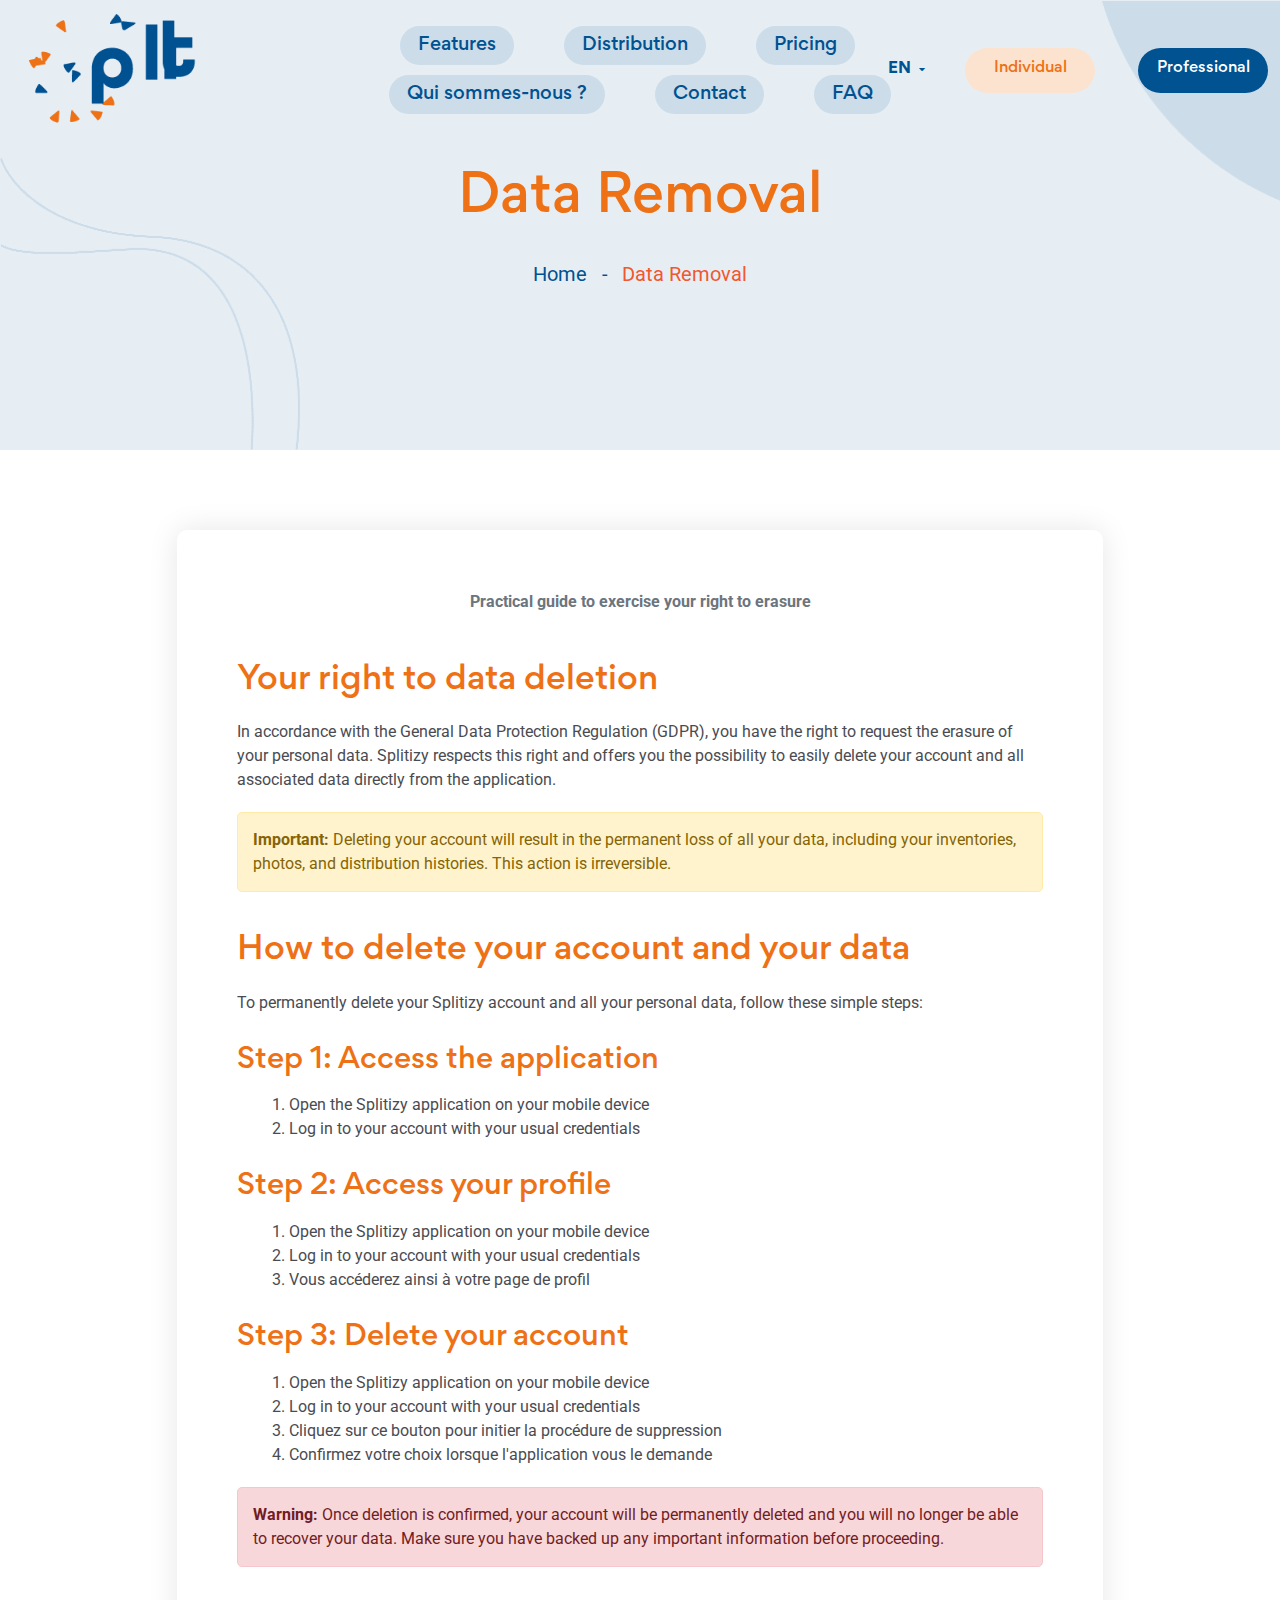
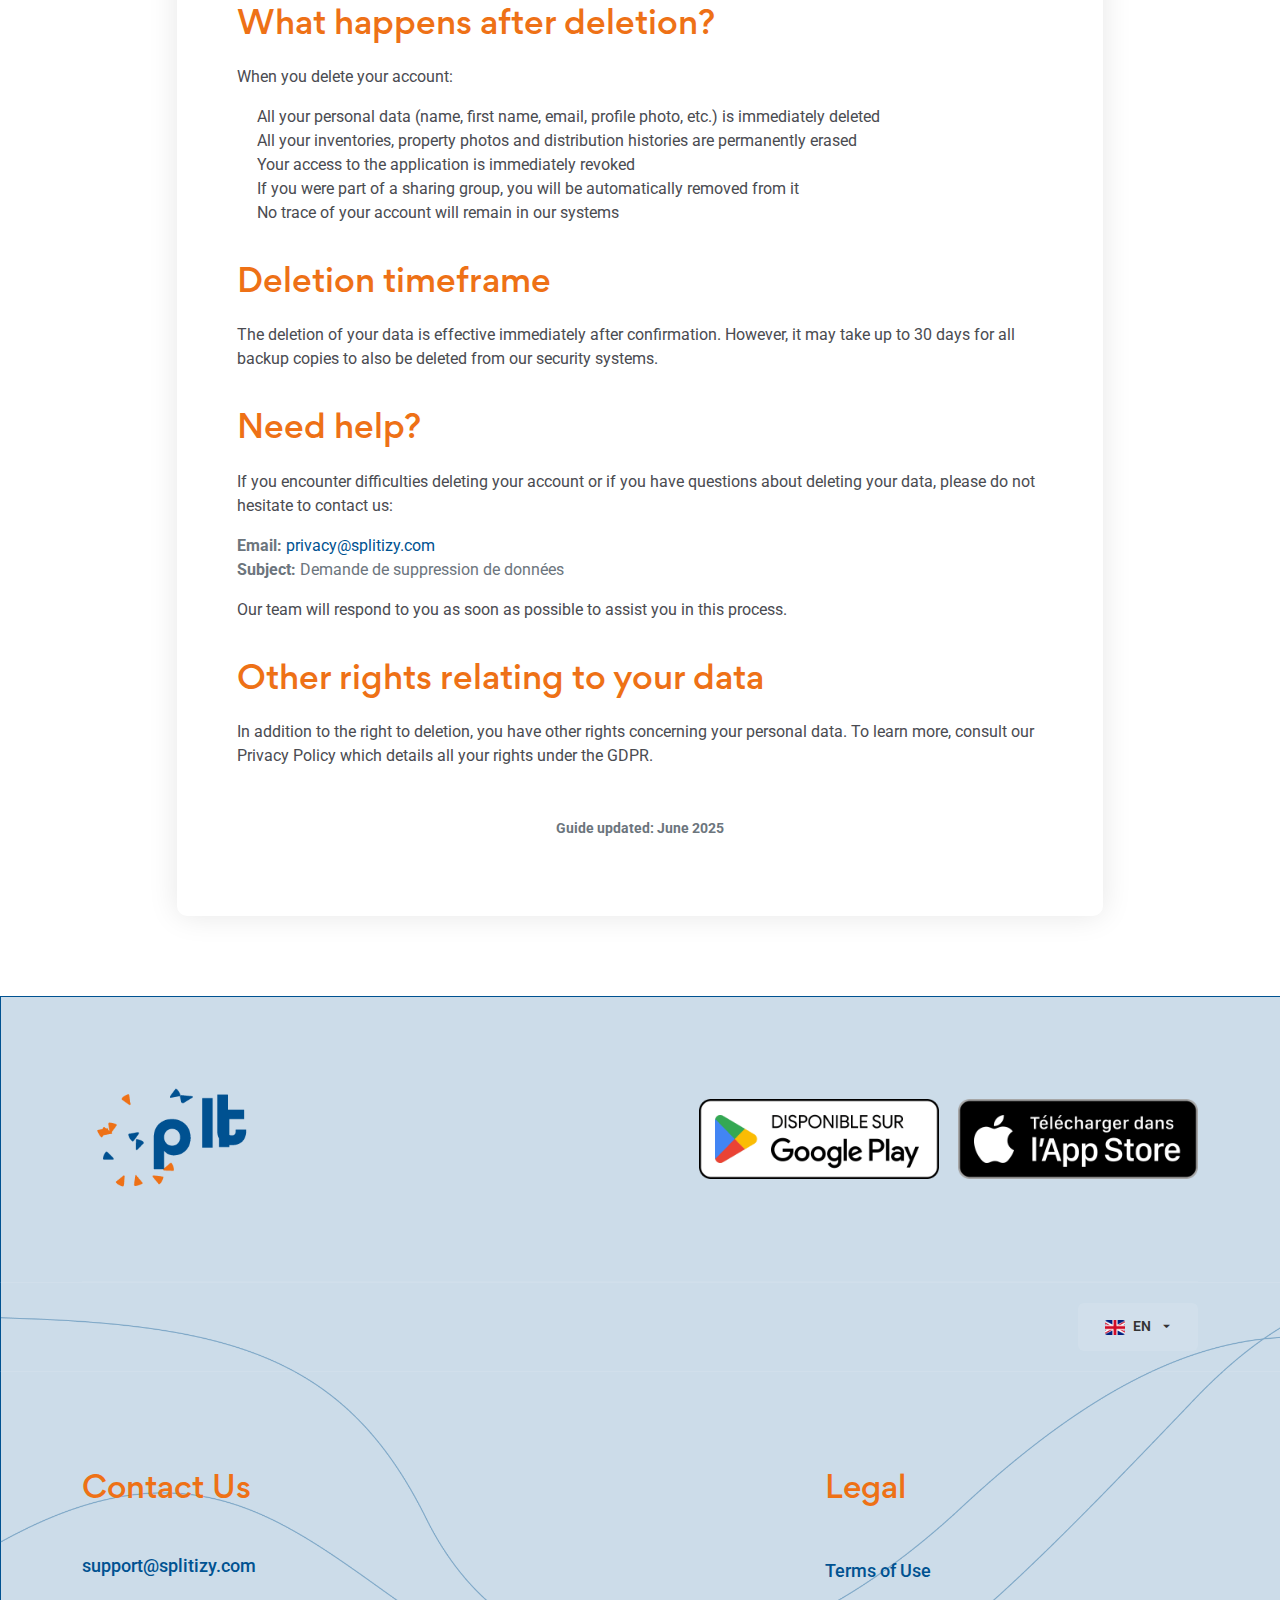
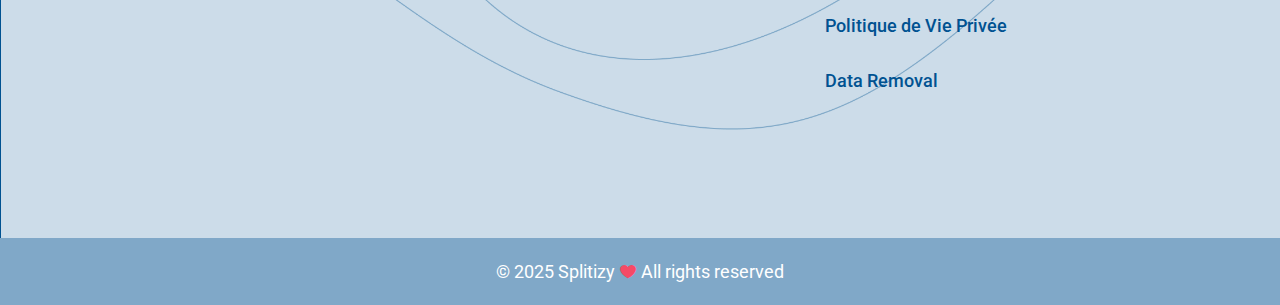
<file: suppression-donnees.html>
<!DOCTYPE html>
<html lang="fr" dir="ltr">

<head>

    <meta charset="UTF-8">
    <meta http-equiv="X-UA-Compatible" content="IE=edge">
    <meta name="viewport" content="width=device-width, initial-scale=1.0">
    <title>Splitizy - Suppression de vos données</title>
    <meta name="robots" content="index, follow" />
    <meta name="description" content="Guide pour supprimer vos données personnelles de Splitizy - Comment exercer votre droit à l'effacement de vos informations."
    <!-- Favicon -->
    <link rel="apple-touch-icon" sizes="180x180" href="assets/images/logo/apple-touch-icon.png">
    <link rel="icon" type="image/png" sizes="32x32" href="assets/images/logo/favicon-32x32.png">
    <link rel="icon" type="image/png" sizes="16x16" href="assets/images/logo/favicon-16x16.png">
    <link rel="shortcut icon" href="favicon.ico">
    <link rel="manifest" href="site.webmanifest">

    <!-- CSS
    ============================================ -->

    <link rel="stylesheet" href="assets/css/bootstrap.min.css" />
    <link rel="stylesheet" href="assets/css/icofont.min.css" />
    <link rel="stylesheet" href="assets/css/animate.min.css">
    <link rel="stylesheet" href="assets/css/swiper-bundle.min.css">
    <link rel="stylesheet" href="assets/css/magnific-popup.min.css" />
    <link rel="stylesheet" href="assets/css/gordita-font.css" />

    <!-- Style CSS -->
    <link rel="stylesheet" href="assets/css/style.css">
    
    <!-- Splitizy Custom CSS -->
    <link rel="stylesheet" href="assets/css/splitizy-custom.css">

</head>

<body>
    <div class="main-wrapper">

        <!-- Begin Main Header Area -->
        <header class="header">
            <div class="header-area header-position-absolute header-sticky header-style-4">
                <div class="container header-container">
                    <div class="row align-items-center">
                        <div class="col-xl-3 col-lg-2 col-6">
                            <a href="index.html" class="header-logo">
                                <img src="assets/images/logo/logo_full_transparent_120.gif" alt="Header Logo" style="max-width: auto; height: 90px;">
                            </a>
                        </div>
                        <div class="col-xl-6 col-lg-8 d-none d-lg-block">
                            <div class="header-menu text-lg-center">
                                <nav class="header-menu-nav onepage-nav">
                                    <ul>
                                        <li>
                                            <a href="index.html#feature">Fonctionnalités</a>
                                        </li>
                                        <li>
                                            <a href="index.html#repartition">Répartition</a>
                                        </li>
                                        <li>
                                            <a href="index.html#pricing">Tarifs</a>
                                        </li>
                                        <li>
                                            <a href="qui-sommes-nous.html">Qui sommes-nous ?</a>
                                        </li>
                                        <li>
                                            <a href="contact.html">Contact</a>
                                        </li>
                                        <li>
                                            <a href="faq.html">FAQ</a>
                                        </li>
                                    </ul>
                                </nav>
                            </div>
                        </div>
                        <div class="col-xl-3 col-lg-2 col-6">
                            <ul class="header-right">
                                <li class="d-none d-md-block">
                                    <a class="btn btn-custom-size btn-md btn-professionnel" href="https://pro.splitizy.com?type=individual" target="_blank" rel="noopener noreferrer">Particulier</a>
                                </li>
                                <li class="d-none d-md-block">
                                    <a class="btn btn-custom-size btn-md blackcurrant-color extbot-primary-hover-4" href="https://pro.splitizy.com?type=pro" target="_blank" rel="noopener noreferrer">Professionnel</a>
                                </li>
                                <li class="d-flex d-lg-none">
                                    <button class="btn p-0" type="button" data-bs-toggle="offcanvas" data-bs-target="#offcanvasWithBothOptions" aria-controls="offcanvasWithBothOptions">
                                        <i class="icofont-navigation-menu"></i>
                                    </button>
                                </li>
                            </ul>
                        </div>
                    </div>
                </div>
            </div>
            <div class="offcanvas offcanvas-start" data-bs-scroll="true" tabindex="-1" id="offcanvasWithBothOptions">
                <div class="offcanvas-header">
                    <a href="index.html" class="header-logo">
                        <img src="assets/images/logo/logo_full_transparent_120.gif" alt="Header Logo" style="max-width: auto; height: 90px;">
                    </a>
                    <button type="button" class="btn-close text-reset" data-bs-dismiss="offcanvas" aria-label="Close"></button>
                </div>
                <div class="offcanvas-body">
                    <div class="header-offcanvas-menu">
                        <nav class="header-offcanvas-nav onepage-offcanvas-nav">
                            <ul>
                                <li>
                                    <a href="index.html#feature">Fonctionnalités</a>
                                </li>
                                <li>
                                    <a href="index.html#repartition">Répartition</a>
                                </li>
                                <li>
                                    <a href="index.html#pricing">Tarifs</a>
                                </li>
                                <li>
                                    <a href="qui-sommes-nous.html">Qui sommes-nous ?</a>
                                </li>
                                <li>
                                    <a href="contact.html">Contact</a>
                                </li>
                                <li>
                                    <a href="faq.html">FAQ</a>
                                </li>
                            </ul>
                        </nav>
                        <div class="mobile-menu-buttons" style="margin-top: 30px;">
                            <div style="margin-bottom: 15px;">
                                <a class="btn btn-custom-size btn-md btn-professionnel" href="https://pro.splitizy.com?type=individual" target="_blank" rel="noopener noreferrer" style="width: 100%;">Particulier</a>
                            </div>
                            <div>
                                <a class="btn btn-custom-size btn-md blackcurrant-color extbot-primary-hover-4" href="https://pro.splitizy.com?type=pro" target="_blank" rel="noopener noreferrer" style="width: 100%;">Professionnel</a>
                            </div>
                        </div>
                    </div>
                </div>
            </div>
        </header>
        <!-- Main Header Area End Here -->

        <!-- Begin Main Content Area -->
        <div class="main-content">
            <div class="breadcrumb-area breadcrumb-height" data-bg-image="assets/images/header_2.png">
                <div class="container h-100">
                    <div class="row h-100">
                        <div class="col-lg-12">
                            <div class="breadcrumb-item">
                                <h1 class="breadcrumb-title">Suppression de vos données</h1>
                                <ul class="breadcrumb-list">
                                    <li>
                                        <a href="index.html" style="color: var(--splitizy-primary);">Accueil</a>
                                    </li>
                                    <li><span>Suppression des données</span></li>
                                </ul>
                            </div>
                        </div>
                    </div>
                </div>
            </div>
            
            <!-- Legal Content Area -->
            <div class="legal-content-area" style="padding: 80px 0;">
                <div class="container">
                    <div class="row justify-content-center">
                        <div class="col-lg-10">
                            <div class="legal-content-wrapper" style="background: #fff; padding: 60px; border-radius: 10px; box-shadow: 0 0 30px rgba(0,0,0,0.1);">
                                
                                <div class="legal-header text-center mb-5">
                                    <p class="text-muted"><strong>Guide pratique pour exercer votre droit à l'effacement</strong></p>
                                </div>
                                
                                <div class="legal-content">
                                    <h2 style="color: var(--splitizy-primary); margin-top: 40px; margin-bottom: 20px;">Votre droit à la suppression des données</h2>
                                    <p>Conformément au Règlement Général sur la Protection des Données (RGPD), vous disposez du droit de demander l'effacement de vos données personnelles. Splitizy respecte ce droit et vous offre la possibilité de supprimer facilement votre compte et toutes les données associées directement depuis l'application.</p>
                                    
                                    <div style="background-color: #fff3cd; border: 1px solid #ffeaa7; border-radius: 5px; padding: 15px; margin: 20px 0; color: #856404;">
                                        <strong>Important :</strong> La suppression de votre compte entraînera la perte définitive de toutes vos données, y compris vos inventaires, photos, et historiques de répartition. Cette action est irréversible.
                                    </div>

                                    <h2 style="color: var(--splitizy-primary); margin-top: 40px; margin-bottom: 20px;">Comment supprimer votre compte et vos données</h2>
                                    <p>Pour supprimer définitivement votre compte Splitizy et toutes vos données personnelles, suivez ces étapes simples :</p>

                                    <h3 style="color: var(--splitizy-secondary); margin-top: 30px; margin-bottom: 15px;">Étape 1 : Accéder à l'application</h3>
                                    <ol style="margin-left: 20px;">
                                        <li>Ouvrez l'application Splitizy sur votre appareil mobile</li>
                                        <li>Connectez-vous à votre compte avec vos identifiants habituels</li>
                                    </ol>

                                    <h3 style="color: var(--splitizy-secondary); margin-top: 30px; margin-bottom: 15px;">Étape 2 : Accéder à votre profil</h3>
                                    <ol style="margin-left: 20px;">
                                        <li>Naviguez vers l'onglet "Paramètres" dans le menu principal</li>
                                        <li>Cliquez sur "Paramètres du compte"</li>
                                        <li>Vous accéderez ainsi à votre page de profil</li>
                                    </ol>

                                    <h3 style="color: var(--splitizy-secondary); margin-top: 30px; margin-bottom: 15px;">Étape 3 : Supprimer votre compte</h3>
                                    <ol style="margin-left: 20px;">
                                        <li>Une fois sur votre page de profil, faites défiler vers le bas de la page</li>
                                        <li>Localisez le bouton "Supprimer mon compte" en bas de la page</li>
                                        <li>Cliquez sur ce bouton pour initier la procédure de suppression</li>
                                        <li>Confirmez votre choix lorsque l'application vous le demande</li>
                                    </ol>

                                    <div style="background-color: #f8d7da; border: 1px solid #f5c6cb; border-radius: 5px; padding: 15px; margin: 20px 0; color: #721c24;">
                                        <strong>Attention :</strong> Une fois la suppression confirmée, votre compte sera définitivement supprimé et vous ne pourrez plus récupérer vos données. Assurez-vous d'avoir sauvegardé toute information importante avant de procéder.
                                    </div>

                                    <h2 style="color: var(--splitizy-primary); margin-top: 40px; margin-bottom: 20px;">Que se passe-t-il après la suppression ?</h2>
                                    <p>Lorsque vous supprimez votre compte :</p>
                                    <ul style="margin-left: 20px;">
                                        <li>Toutes vos données personnelles (nom, prénom, email, photo de profil, etc.) sont immédiatement supprimées</li>
                                        <li>Tous vos inventaires, photos de biens et historiques de répartition sont définitivement effacés</li>
                                        <li>Votre accès à l'application est immédiatement révoqué</li>
                                        <li>Si vous faisiez partie d'un groupe de partage, vous en serez automatiquement retiré</li>
                                        <li>Aucune trace de votre compte ne subsistera dans nos systèmes</li>
                                    </ul>

                                    <h2 style="color: var(--splitizy-primary); margin-top: 40px; margin-bottom: 20px;">Délai de suppression</h2>
                                    <p>La suppression de vos données est effective immédiatement après confirmation. Cependant, il peut s'écouler jusqu'à 30 jours pour que toutes les copies de sauvegarde soient également supprimées de nos systèmes de sécurité.</p>

                                    <h2 style="color: var(--splitizy-primary); margin-top: 40px; margin-bottom: 20px;">Besoin d'aide ?</h2>
                                    <p>Si vous rencontrez des difficultés pour supprimer votre compte ou si vous avez des questions concernant la suppression de vos données, n'hésitez pas à nous contacter :</p>
                                    
                                    <p class="text-muted">
                                        <strong>Email :</strong> <a href="mailto:privacy@splitizy.com" style="color: var(--splitizy-primary);">privacy@splitizy.com</a><br>
                                        <strong>Objet :</strong> Demande de suppression de données
                                    </p>

                                    <p>Notre équipe vous répondra dans les plus brefs délais pour vous accompagner dans cette démarche.</p>

                                    <h2 style="color: var(--splitizy-primary); margin-top: 40px; margin-bottom: 20px;">Autres droits relatifs à vos données</h2>
                                    <p>En plus du droit à la suppression, vous disposez d'autres droits concernant vos données personnelles. Pour en savoir plus, consultez notre <a href="politique-de-vie-privee.html" style="color: var(--splitizy-primary);">Politique de Vie Privée</a> qui détaille l'ensemble de vos droits selon le RGPD.</p>

                                    <div class="text-center mt-5">
                                        <p class="text-muted"><small><strong>Guide mis à jour : Juin 2025</strong></small></p>
                                    </div>
                                </div>
                            </div>
                        </div>
                    </div>
                </div>
            </div>
        </div>
        <!-- Main Content Area End Here -->

        <!-- Begin Footer Area -->
        <footer class="footer-style-4" data-bg-image="assets/images/footer.png">
            <div class="footer-upper-top">
                <div class="container">
                    <div class="row">
                        <div class="col-lg-12">
                            <div class="footer-upper-top-item">
                                <a class="footer-logo" href="index.html">
                                    <img src="assets/images/logo/logo_full_transparent_120.gif" alt="Logo" style="max-width: 300px; height: auto;">
                                </a>
                                <div class="footer-btn-wrap">
                                    <a href="https://play.google.com/store/apps/details?id=com.splitizy.splitizy&hl=fr" target="_blank" rel="noopener noreferrer">
                                        <img src="assets/images/stores/google-play.png" alt="Télécharger sur Google Play" class="download-btn-img">
                                    </a>
                                    <a href="https://apps.apple.com/be/app/splitizy/id6747078524?platform=iphone" target="_blank" rel="noopener noreferrer">
                                        <img src="assets/images/stores/app-store.png" alt="Télécharger sur l'App Store" class="download-btn-img">
                                    </a>
                                </div>
                            </div>
                        </div>
                    </div>
                </div>
            </div>
            <div class="footer-top">
                <div class="container">
                    <div class="row">
                        <div class="col-lg-3 d-none d-lg-block">
                            <div class="footer-item mt-0">
                                <div class="footer-list contact-list">
                                    <h2 class="title">Contact Us</h2>
                                    <ul>
                                        <li>
                                            <a href="mailto://support@splitizy.com">support@splitizy.com</a>
                                        </li>
                                    </ul>
                                </div>
                            </div>
                        </div>
                        <div class="col-lg-9">
                            <div class="footer-item-wrap row">
                                <div class="col-lg-3 d-none d-lg-block">
                                    <div class="footer-item footer-ps-xl-30">
                                    </div>
                                </div>
                                <div class="col-lg-3 col-sm-4">
                                    <div class="footer-item footer-ps-xl-30">
                                        <div class="footer-list">
                                        </div>
                                    </div>
                                </div>
                                <div class="col-lg-6 col-sm-8">
                                    <div class="footer-item footer-ps-xl-30">
                                        <div class="footer-list">
                                            <h2 class="title">Légal</h2>
                                            <ul>
                                                <li><a href="conditions-licences-utilisation.html">Conditions des Licences d'Utilisation</a></li>
                                                <li><a href="politique-de-vie-privee.html">Politique de Vie Privée</a></li>
                                                <li><a href="suppression-donnees.html">Suppression de vos données</a></li>
                                            </ul>
                                        </div>
                                    </div>
                                </div>
                            </div>
                        </div>
                    </div>
                </div>
            </div>
            <div class="footer-bottom">
                <div class="container">
                    <div class="row">
                        <div class="col-lg-12">
                            <div class="footer-bottom-item">
                                <div class="footer-copyright white-text">
                                    <span>© 2025 Splitizy <i class="icofont-heart"></i> Tous droits réservés</span>
                                </div>
                            </div>
                        </div>
                    </div>
                </div>
            </div>
        </footer>
        <!-- Footer Area End Here -->

        <!-- Begin Scroll To Top -->
        <a class="scroll-to-top style-4" href="">
            <i class="icofont-arrow-up"></i>
        </a>
        <!-- Scroll To Top End Here -->

    </div>

    <!-- Global Vendor, plugins JS -->

    <!-- JS Files
    ============================================ -->

    <script src="assets/js/vendor/bootstrap.bundle.min.js"></script>
    <script src="assets/js/vendor/jquery-3.6.0.min.js"></script>
    <script src="assets/js/vendor/jquery-migrate-3.3.2.min.js"></script>
    <script src="assets/js/vendor/modernizr-3.11.2.min.js"></script>
    <script src="assets/js/plugins/wow.min.js"></script>
    <script src="assets/js/plugins/swiper-bundle.min.js"></script>
    <script src="assets/js/plugins/parallax.min.js"></script>
    <script src="assets/js/plugins/jquery.magnific-popup.min.js"></script>
    <script src="assets/js/plugins/tippy.min.js"></script>
    <script src="assets/js/plugins/mailchimp-ajax.js"></script>
    <script src="assets/js/plugins/one-page-nav.min.js"></script>

    <!--Main JS (Common Activation Codes)-->
    <script src="assets/js/main.js"></script>
    
    <!-- Internationalization JS -->
    <script src="assets/js/i18n.js"></script>

</body>

</html>
</file>
<file: assets/css/gordita-font.css>
/* #### Generated By: http://www.cufonfonts.com #### */

@font-face {
    font-family: 'Gordita';
    font-style: normal;
    font-weight: 400;
    src: local('Gordita Regular'),
        url('../fonts/Gordita Regular.woff') format('woff');
}

@font-face {
    font-family: 'Gordita';
    font-style: italic;
    font-weight: 400;
    src: local('Gordita Regular Italic'),
        url('../fonts/Gordita Regular Italic.woff') format('woff');
}

@font-face {
    font-family: 'Gordita';
    font-style: normal;
    font-weight: 500;
    src: local('Gordita Medium'),
        url('../fonts/Gordita Medium.woff') format('woff');
}

@font-face {
    font-family: 'Gordita';
    font-style: italic;
    font-weight: 500;
    src: local('Gordita Medium Italic'),
        url('../fonts/Gordita Medium Italic.woff') format('woff');
}

@font-face {
    font-family: 'Gordita';
    font-style: normal;
    font-weight: 600;
    src: local('Gordita Bold'), url('../fonts/Gordita Bold.woff') format('woff');
}

@font-face {
    font-family: 'Gordita';
    font-style: italic;
    font-weight: 600;
    src: local('Gordita Bold Italic'),
        url('../fonts/Gordita Bold Italic.woff') format('woff');
}
</file>
<file: assets/css/splitizy-custom.css>
/* Splitizy Custom Colors */
:root {
    --splitizy-primary: #005291;
    --splitizy-primary-alpha-50: #80A8C8;
    --splitizy-primary-alpha-20: #CCDCE9;
    --splitizy-primary-alpha-10: #E6EEF4;
    --splitizy-secondary: #EE7116;
    --splitizy-secondary-alpha-50: #F7B88B;
    --splitizy-secondary-alpha-20: #FCE3D0;
    --splitizy-white: #FFFFFF;
    --splitizy-black: #000000;
    --splitizy-grey: #9E9E9E;
    --splitizy-grey-light: #EEEEEE;
    --splitizy-grey-dark: #424242;
    --splitizy-red: #F64A66;
    --splitizy-green: #32D0A0;
    --splitizy-blue: #2196F3;
    --splitizy-purple: #7E57C2;
}

/* Override global title colors */
h1, h2, h3, h4, h5, h6 {
    color: var(--splitizy-secondary) !important;
}

/* Override specific section titles and elements */
.section-title,
.feature-title,
.banner-title,
.pricing-title,
.testimonial-title,
.trial-title,
.newsletter-title,
.faq-title,
.user-title {
    color: var(--splitizy-secondary) !important;
}

/* Override partner section */
.partner-style-4 .section-title {
    color: var(--splitizy-secondary) !important;
}

/* Override feature section */
.feature-style-4 .feature-title {
    color: var(--splitizy-secondary) !important;
}

/* Override pricing section */
.pricing-style-4 .section-title,
.pricing-style-4 .pricing-item:hover .pricing-info .price {
    color: var(--splitizy-secondary) !important;
}

/* Override testimonial section */
.testimonial-style-4 .section-title,
.testimonial-style-4 .testimonial-user-info .user-title,
.testimonial-style-5 .testimonial-user-info .user-title {
    color: var(--splitizy-secondary) !important;
}

/* Override newsletter section */
.newsletter-area.style-3 .newsletter-title {
    color: var(--splitizy-secondary) !important;
}

/* Override trial section */
.trial-title {
    color: var(--splitizy-secondary) !important;
}

/* Override FAQ section */
.faq-style-1 .section-title,
.faq-style-1 .faq-title {
    color: var(--splitizy-secondary) !important;
}

/* Override banner content */
.banner-content.common-style .banner-title {
    color: var(--splitizy-secondary) !important;
}

/* Section video avec padding équilibré */
.banner-style-9 {
    padding-top: 80px;
    padding-bottom: 80px;
}

/* Override footer titles */
.footer-list .title {
    color: var(--splitizy-secondary) !important;
}

/* Override feature content titles */
.feature-content .title {
    color: var(--splitizy-secondary) !important;
}

/* Override footer download app title */
.footer-btn-wrap .title {
    color: var(--splitizy-secondary) !important;
}

/* Override all generic .title classes */
.title {
    color: var(--splitizy-secondary) !important;
}

/* Override primary colors */
.extbot-primary-4,
.blackcurrant-color,
.sapphire-color {
    background-color: var(--splitizy-primary) !important;
    border-color: var(--splitizy-primary) !important;
}

.extbot-primary-hover-4:hover,
.blackcurrant-hover:hover {
    background-color: var(--splitizy-secondary) !important;
    border-color: var(--splitizy-secondary) !important;
}

/* Hero section styling */
.hero-style-4 .hero-content .title {
    color: var(--splitizy-secondary) !important; /* Couleur principale du titre */
    text-shadow: 2px 2px 4px rgba(0, 0, 0, 0.3);
}

.hero-style-4 .hero-content .title span {
    color: var(--splitizy-primary) !important; /* Couleur de "vos biens" */
    padding: 5px 15px;
    border-radius: 25px;
    display: inline-block;
    margin: 0 5px;
    background: none !important; /* Supprime l'arrière-plan original */
}

.hero-style-4 .hero-content .title span.no-bubble {
    padding: 0 !important;
    margin: 0 !important;
    display: inline !important;
    background: none !important; /* Supprime l'arrière-plan original */
    border: none !important;
    border-radius: 0 !important;
    box-shadow: none !important;
}

.hero-style-4 .hero-content .title span.no-bubble:before {
    display: none !important;
}

/* Change la couleur de la bulle originale */
.hero-style-4 .hero-content .title span:not(.no-bubble):before {
    background-color: var(--splitizy-secondary-alpha-50) !important; /* Couleur de la bulle */
}

/* Change the download buttons */
.hero-btn-wrap {
    text-align: center;
    margin-top: 20px;
}

.hero-btn-wrap a {
    display: inline-block;
    margin: 0px 30px 0px 30px;
}

/* Feature icons and content */
.feature-style-4 .feature-title {
    color: var(--splitizy-primary);
}

/* Section titles */
.section-title {
    color: var(--splitizy-primary);
}

/* Use case items */
.use-case-item {
    padding: 20px;
    text-align: center;
    border-radius: 10px;
    transition: all 0.3s ease;
}

.use-case-item:hover {
    background-color: var(--splitizy-primary-alpha-20);
    transform: translateY(-5px);
}

.use-case-item i {
    color: var(--splitizy-primary) !important;
}

.use-case-item p {
    margin-top: 10px;
    font-weight: 500;
    color: var(--splitizy-grey-dark);
}

/* Pricing section */
.pricing-style-4 .pricing-title {
    color: var(--splitizy-primary);
}

/* Footer styling */
.footer-style-4 {
    background-color: var(--splitizy-primary);
}

/* Footer text colors */
.footer-style-4 .footer-list .title {
    color: var(--splitizy-secondary) !important; /* Titres en orange */
}

.footer-style-4 .footer-list ul li a {
    color: var(--splitizy-primary) !important; /* Liens en blanc */
    transition: color 0.3s ease;
}

.footer-style-4 .footer-list ul li a:hover {
    color: var(--splitizy-secondary) !important; /* Liens au survol en orange */
}

.footer-style-4 .footer-list ul li span {
    color: var(--splitizy-primary) !important; /* Texte statique en blanc */
}

.footer-style-4 .footer-list ul li i {
    color: var(--splitizy-secondary) !important; /* Icônes en orange */
}

/* Footer download app title */
.footer-style-4 .footer-btn-wrap .title {
    color: var(--splitizy-secondary) !important; /* "Télécharger l'app" en orange */
}

/* Footer copyright */
.footer-style-4 .footer-bottom {
    background-color: var(--splitizy-primary-alpha-50) !important; /* Fond bleu alpha 50 */
}

.footer-style-4 .footer-copyright {
    color: var(--splitizy-white) !important;
}

.footer-style-4 .footer-copyright a {
    color: var(--splitizy-white) !important;
}

.footer-style-4 .footer-copyright i {
    color: var(--splitizy-red) !important;
}

.footer-style-4 .footer-copyright a:hover {
    color: var(--splitizy-white) !important;
}

/* Button customizations */
.btn-splitizy-primary {
    background-color: var(--splitizy-primary);
    border-color: var(--splitizy-primary);
    color: white;
}

.btn-splitizy-primary:hover {
    background-color: var(--splitizy-secondary);
    border-color: var(--splitizy-secondary);
    color: white;
}

.btn-splitizy-secondary {
    background-color: var(--splitizy-secondary);
    border-color: var(--splitizy-secondary);
    color: white;
}

.btn-splitizy-secondary:hover {
    background-color: var(--splitizy-primary);
    border-color: var(--splitizy-primary);
    color: white;
}

/* Feature items styling */
.feature-item {
    margin-bottom: 30px;
    padding: 20px;
    border-radius: 10px;
    transition: all 0.3s ease;
    background-color: var(--splitizy-primary-alpha-10) !important; /* Bleu clair par défaut */
    border: 2px solid transparent;
    box-shadow: 0 4px 15px rgba(0, 82, 145, 0.1);
}

.feature-item:hover {
    background-color: var(--splitizy-secondary-alpha-20) !important; /* Orange clair au survol */
    transform: translateY(-3px);
    box-shadow: 0 6px 20px rgba(238, 113, 22, 0.2);
}

.feature-item .title {
    color: var(--splitizy-primary) !important;
    margin-bottom: 15px;
    transition: color 0.3s ease;
}

.feature-item:hover .title {
    color: var(--splitizy-secondary) !important;
}

/* Styles pour les cercles derrière les icônes des fonctionnalités */
.feature-item:hover .feature-icon {
    background-color: var(--splitizy-secondary-alpha-50) !important;
    box-shadow: 0 6px 20px rgba(238, 113, 22, 0.3);
    transform: scale(1.2);
}

.feature-item .feature-icon {
    background-color: var(--splitizy-white) !important;
    box-shadow: 0 6px 20px rgba(0, 82, 145, 0.3);
    transform: scale(1.2);
}

/* Testimonial section */
.testimonial-style-4 .section-title span {
    color: var(--splitizy-secondary);
}

/* FAQ section */
.faq-area.faq-style-common.faq-style-1 {
    padding-top: 80px !important;
}
.faq-title {
    color: var(--splitizy-secondary);
    transition: color 0.3s ease;
}

.faq-item:hover {
    background-color: var(--splitizy-secondary-alpha-20) !important;
    border-color: var(--splitizy-secondary) !important;
}

.faq-item:hover .faq-title {
    color: var(--splitizy-secondary) !important;
}

.faq-item:hover .faq-desc {
    color: var(--splitizy-grey-dark) !important;
}

/* Testimonial section styling */
.testimonial-area.testimonial-style-4 {
    background-color: var(--splitizy-primary-alpha-20) !important;
    padding-top: 40px !important;
    padding-bottom: 40px !important;
}

/* Testimonial arrows - blue by default */
.testimonial-arrow-wrap.style-3 .testimonial-button-prev i,
.testimonial-arrow-wrap.style-3 .testimonial-button-next i {
    border-color: var(--splitizy-primary) !important;
    color: var(--splitizy-primary) !important;
    transition: all 0.3s ease;
}

.testimonial-arrow-wrap.style-3 .testimonial-button-prev i:hover,
.testimonial-arrow-wrap.style-3 .testimonial-button-next i:hover {
    background-color: var(--splitizy-primary) !important;
    border-color: var(--splitizy-primary) !important;
    color: var(--splitizy-white) !important;
}

/* Newsletter section */
.newsletter-title {
    color: var(--splitizy-primary);
}

.newsletter-area.style-3 .newsletter-form .input-field {
    background-color: var(--splitizy-secondary-alpha-20) !important;
    border-color: var(--splitizy-secondary-alpha-20) !important;
    color: var(--splitizy-grey-dark) !important;
}

/* Trial section */
.trial-title {
    color: var(--splitizy-primary);
}

.trial-category {
    color: var(--splitizy-secondary);
    background-color: var(--splitizy-secondary-alpha-20);
    padding: 5px 15px;
    border-radius: 20px;
    font-size: 14px;
    font-weight: 500;
}

/* Banner sections */
.banner-category {
    color: var(--splitizy-secondary);
    background-color: var(--splitizy-secondary-alpha-20);
    padding: 5px 15px;
    border-radius: 20px;
    font-size: 14px;
    font-weight: 500;
}

.banner-title {
    color: var(--splitizy-primary);
}

/* Banner button styling */
.banner-btn-wrap .btn.blackberry-color {
    background-color: var(--splitizy-primary) !important; /* Orange par défaut */
    border-color: var(--splitizy-primary) !important;
    color: var(--splitizy-white) !important;
    transition: all 0.3s ease;
}

.banner-btn-wrap .btn.blackberry-color:hover {
    background-color: var(--splitizy-secondary) !important; /* Bleu au survol */
    border-color: var(--splitizy-secondary) !important;
    color: var(--splitizy-white) !important;
}

.error-404-area .btn-wrap .btn.blackberry-color {
    background-color: var(--splitizy-primary) !important;
    border-color: var(--splitizy-primary) !important;
    color: var(--splitizy-white) !important;
    transition: all 0.3s ease;
    margin-bottom: 80px;
}

.error-404-area .btn-wrap .btn.blackberry-color:hover {
    background-color: var(--splitizy-secondary) !important; /* Bleu au survol */
    border-color: var(--splitizy-secondary) !important;
    color: var(--splitizy-white) !important;
}

/* Professional button styling */
.btn-professionnel {
    background-color: var(--splitizy-secondary-alpha-20) !important; /* Orange clair par défaut */
    border-color: var(--splitizy-secondary-alpha-20) !important;
    color: var(--splitizy-secondary) !important;
    transition: all 0.3s ease;
    margin-right: 15px;
}

.btn-professionnel:hover {
    background-color: var(--splitizy-primary) !important; /* Bleu au survol */
    border-color: var(--splitizy-primary) !important;
    color: var(--splitizy-white) !important;
}

/* FAQ button styling */
.faq-btn-wrap .btn.blackberry-color {
    background-color: var(--splitizy-primary) !important; /* Orange par défaut */
    border-color: var(--splitizy-primary) !important;
    color: var(--splitizy-white) !important;
    transition: all 0.3s ease;
}

.faq-btn-wrap .btn.blackberry-color:hover {
    background-color: var(--splitizy-secondary) !important; /* Bleu au survol */
    border-color: var(--splitizy-secondary) !important;
    color: var(--splitizy-white) !important;
}

/* Download buttons styling */
.download-btn-img {
    max-height: 80px;
    width: auto;
    transition: transform 0.3s ease;
}

.download-btn-img:hover {
    transform: scale(1.05);
}

/* Responsive download buttons for mobile */
@media (max-width: 768px) {
    .download-btn-img {
        max-height: 65px;
        width: auto;
    }
    
    .hero-btn-wrap {
        text-align: center;
        margin-top: 20px;
    }
    
    .hero-btn-wrap a {
        display: inline-block;
        margin: 0 5px 10px 5px;
    }
    
    .trial-btn-wrap .download-btn-img {
        max-height: 60px;
    }
    
    .footer-btn-wrap .download-btn-img {
        max-height: 50px;
    }
}

@media (max-width: 480px) {
    .download-btn-img {
        max-height: 55px;
        width: auto;
    }
    
    .trial-btn-wrap .download-btn-img {
        max-height: 50px;
    }
    
    .footer-btn-wrap .download-btn-img {
        max-height: 45px;
    }
    
    .hero-btn-wrap a {
        margin: 20px 3px 8px 3px !important;
    }
    
    /* Bulle encore plus petite pour les très petits écrans */
    .hero-style-4 .hero-content .title span:before {
        width: 65px !important; /* Bulle très petite sur mobile */
        height: 65px !important;
        left: -20px !important;
    }
}

/* Styles supplémentaires pour la bulle */
@media (min-width: 768px) {
    .hero-style-4 .hero-content .title span:hover {
        transform: scale(1.05);
        transition: all 0.3s ease;
        box-shadow: 0 6px 20px rgba(0, 82, 145, 0.3);
    }
}

/* Pricing customizations with Splitizy colors */
.pricing-style-4 .pricing-tab-nav {
    background-color: var(--splitizy-secondary-alpha-20) !important;
}

.pricing-style-4 .pricing-tab-nav li a.active {
    background-color: var(--splitizy-secondary) !important;
    color: var(--splitizy-white) !important;
}

.pricing-style-4 .pricing-item:hover {
    border-color: var(--splitizy-secondary) !important;
    background-color: var(--splitizy-secondary) !important;
}

.pricing-style-4 .pricing-info {
    background-color: var(--splitizy-secondary) !important;
}

.pricing-style-4 .pricing-item:hover .pricing-info {
    background-color: var(--splitizy-white) !important;
}

.pricing-style-4 .pricing-item:hover .pricing-info .price {
    color: var(--splitizy-secondary) !important;
}

.pricing-style-4 .pricing-item:hover .pricing-info .month {
    color: var(--splitizy-black) !important;
}

.pricing-style-4 .pricing-item:hover .pricing-btn-wrap .btn-custom-size {
    background-color: var(--splitizy-white) !important;
    color: var(--splitizy-secondary) !important;
    border-color: var(--splitizy-white) !important;
}

.pricing-style-4 .pricing-btn-wrap .btn-custom-size {
    background-color: var(--splitizy-secondary-alpha-20) !important;
    color: var(--splitizy-secondary) !important;
    border-color: var(--splitizy-secondary-alpha-20) !important;
}

/* Pricing cards hover effects */
.pricing-style-4 .pricing-item:hover .pricing-title {
    color: var(--splitizy-white) !important;
}

/* FAQ Categories Navigation */
.faq-categories {
    margin-bottom: 30px;
}

.faq-category-nav {
    margin-bottom: 10px;
    flex-wrap: wrap;
    justify-content: center;
}

.faq-category-nav .nav-link {
    background-color: var(--splitizy-primary-light);
    color: var(--splitizy-primary);
    border: 1px solid transparent;
    border-radius: 25px;
    padding: 8px 16px;
    margin: 5px;
    font-size: 14px;
    font-weight: 500;
    transition: all 0.3s ease;
    white-space: nowrap;
}

.faq-category-nav .nav-link:hover {
    background-color: var(--splitizy-primary);
    color: white;
    transform: translateY(-2px);
}

.faq-category-nav .nav-link.active {
    background-color: var(--splitizy-primary);
    color: white;
    border-color: var(--splitizy-primary);
}

/* FAQ Tab Content */
.tab-content {
    margin-top: 20px;
}

.tab-pane {
    animation: fadeIn 0.3s ease-in-out;
}

@keyframes fadeIn {
    from { opacity: 0; transform: translateY(10px); }
    to { opacity: 1; transform: translateY(0); }
}

/* Responsive FAQ Categories */
@media (max-width: 768px) {
    .faq-category-nav .nav-link {
        font-size: 12px;
        padding: 6px 12px;
        margin: 3px;
    }
    
    .faq-categories {
        margin-bottom: 20px;
    }
}

@media (max-width: 576px) {
    .faq-category-nav .nav-link {
        font-size: 11px;
        padding: 5px 8px;
        margin: 2px;
    }
}

/* Contact form button hover effect */
.form-style-2 .form-btn:hover {
    background-color: var(--splitizy-primary) !important;
    border-color: var(--splitizy-primary) !important;
    color: white !important;
}

/* Loading state styles */
.form-messege.alert-info {
    color: var(--splitizy-primary);
    background-color: var(--splitizy-primary-alpha-10);
    border: 1px solid var(--splitizy-primary-alpha-20);
    padding: 10px 15px;
    border-radius: 5px;
}

.form-messege.alert-success {
    color: var(--splitizy-green);
    background-color: #d4edda;
    border: 1px solid #c3e6cb;
    padding: 10px 15px;
    border-radius: 5px;
}

.form-messege.alert-danger {
    color: var(--splitizy-red);
    background-color: #f8d7da;
    border: 1px solid #f5c6cb;
    padding: 10px 15px;
    border-radius: 5px;
}

/* Spinner animation */
@keyframes spin {
    from { transform: rotate(0deg); }
    to { transform: rotate(360deg); }
}

.icofont-spinner-alt-4 {
    animation: spin 1s linear infinite;
}

/* Newsletter messages styling */
.mailchimp-submitting,
.mailchimp-success,
.mailchimp-error {
    margin-top: 15px;
    padding: 10px 15px;
    border-radius: 5px;
    font-size: 14px;
    font-weight: 500;
    display: none; /* Caché par défaut */
}

.mailchimp-submitting:not(:empty) {
    display: block;
    color: var(--splitizy-primary);
    background-color: var(--splitizy-primary-alpha-10);
    border: 1px solid var(--splitizy-primary-alpha-20);
}

.mailchimp-success:not(:empty) {
    display: block;
    color: var(--splitizy-green);
    background-color: #d4edda;
    border: 1px solid #c3e6cb;
}

.mailchimp-error:not(:empty) {
    display: block;
    color: var(--splitizy-red);
    background-color: #f8d7da;
    border: 1px solid #f5c6cb;
}

/* Styles responsifs pour le logo du header */
@media (min-width: 992px) {
    .header-style-4:not(.is-active) .header-logo img {
        max-width: none !important;
        height: 140px !important;
        width: auto !important;
    }
    
    /* Logo normal quand le header devient sticky (après scroll) */
    .header-style-4.is-active .header-logo img {
        max-width: none !important;
        height: 90px !important;
        width: auto !important;
    }
}

@media (max-width: 768px) {
    .header-logo img {
        max-width: 200px !important;
        height: auto !important;
    }
}

@media (max-width: 480px) {
    .header-logo img {
        max-width: 140px !important;
        height: auto !important;
    }
}

/* Ajustements pour le menu offcanvas sur mobile */
@media (max-width: 768px) {
    .offcanvas-header .header-logo img {
        max-width: 200px !important;
        height: auto !important;
    }
}

@media (max-width: 480px) {
    .offcanvas-header .header-logo img {
        max-width: 140px !important;
        height: auto !important;
    }
}

/* Ajustements responsifs pour le header entre 992px et 1200px */
@media (min-width: 992px) and (max-width: 1200px) {
    .header-menu {
        max-width: 450px !important;
        margin: 0 auto;
    }
     
    /* Forcer la largeur maximale du conteneur */
    .header-container {
        max-width: 100% !important;
        padding-left: 15px !important;
        padding-right: 15px !important;
    }

    /* Réduction de la taille du logo */
    .header-style-4:not(.is-active) .header-logo img {
        height: 110px !important;
    }

    /* Réduction de l'espacement du menu */
    .header-style-4 .header-menu-nav > ul > li:not(:last-child) {
        margin-right: 15px !important;
    }

    /* Réduction de l'espacement des boutons */
    .header-right > li:not(:first-child) {
        margin-left: 0px !important;
    }
}

/* Dézoome l'image de fond sur très petits écrans */
@media (max-width: 363px) {
    .hero-bg.hero-style-4 {
        background-image: url('../images/index/header_1_mobile.png') !important;
        /* background-size: cover !important; */
        background-position: center !important;
    }
}

/* Styles pour le lecteur vidéo YouTube intégré */
.video-player-container {
    position: relative;
    width: 100%;
    max-width: 100%;
    border-radius: 12px;
    overflow: hidden;
    box-shadow: 0 8px 25px rgba(0, 0, 0, 0.15);
    background: #000;
    margin: 20px 0;
}

.youtube-embed {
    position: relative;
    width: 100%;
    height: 0;
    padding-bottom: 56.25%; /* Ratio 16:9 */
    background: #000;
    border-radius: 12px;
    overflow: hidden;
}

.youtube-embed iframe {
    position: absolute;
    top: 0;
    left: 0;
    width: 100%;
    height: 100%;
    border: none;
    border-radius: 12px;
}

/* Indicateur de chargement */
.video-loading {
    position: absolute;
    top: 50%;
    left: 50%;
    transform: translate(-50%, -50%);
    color: #fff;
    font-size: 18px;
    z-index: 2;
}

.video-loading::after {
    content: '';
    display: inline-block;
    width: 20px;
    height: 20px;
    border: 2px solid #fff;
    border-top: 2px solid transparent;
    border-radius: 50%;
    animation: spin 1s linear infinite;
    margin-left: 10px;
}

@keyframes spin {
    0% { transform: rotate(0deg); }
    100% { transform: rotate(360deg); }
}

/* Responsive pour le lecteur vidéo */
@media (max-width: 768px) {
    .video-player-container {
        margin: 15px 0;
    }
    
    .youtube-embed {
        border-radius: 8px;
    }
    
    .youtube-embed iframe {
        border-radius: 8px;
    }
}

@media (max-width: 480px) {
    .video-player-container {
        margin: 10px 0;
        border-radius: 8px;
    }
    
    .youtube-embed {
        border-radius: 6px;
    }
    
    .youtube-embed iframe {
        border-radius: 6px;
    }
}

/* Styles for the "Qui sommes-nous ?" page profiles */
.team-profiles-selector {
    gap: 40px;
    margin-bottom: 40px;
}

.team-profile-item {
    cursor: pointer;
    text-align: center;
    transition: all 0.3s ease;
}

.team-profile-item .profile-image {
    width: 180px;
    height: 180px;
    border-radius: 50%;
    object-fit: cover;
    box-shadow: 0 10px 30px rgba(0,0,0,0.1);
    transition: all 0.3s ease;
    border: 4px solid transparent;
}

.team-profile-item .profile-name {
    margin-top: 15px;
    font-size: 1.2rem;
    font-weight: 600;
    color: #999 !important;
    transition: color 0.3s ease;
    position: relative;
    padding-bottom: 5px;
}

/* Inactive state */
.team-profile-item:not(.active) .profile-image {
    filter: grayscale(100%);
    opacity: 0.6;
}

.team-profile-item:not(.active):hover .profile-image {
    filter: grayscale(0%);
    opacity: 1;
    transform: scale(1.05);
}

/* Active state */
.team-profile-item.active .profile-image {
    filter: grayscale(0%);
    opacity: 1;
    border-color: var(--splitizy-secondary);
    transform: scale(1.05);
}

.team-profile-item.active .profile-name {
    color: var(--splitizy-primary) !important;
}

.team-profile-item.active .profile-name::after {
    content: '';
    position: absolute;
    bottom: 0;
    left: 50%;
    transform: translateX(-50%);
    width: 40px;
    height: 2px;
    background-color: var(--splitizy-secondary);
}

/* Description styles */
.profile-description {
    display: none;
    animation: fadeIn 0.5s ease-in-out;
}

.profile-description.active {
    display: block;
}

.profile-description .story-title {
    font-size: 2.5rem;
    margin-bottom: 20px;
}

/* Styles pour la navigation sur deux lignes */
@media (min-width: 992px) {
    .header-menu-nav > ul {
        display: flex;
        flex-wrap: wrap;
        justify-content: center;
        align-items: center;
        column-gap: 25px !important; /* Espacement horizontal fixe */
        row-gap: 0 !important; /* Espacement vertical */
    }

    /* Forcer le passage à la ligne après le 3ème élément */
    .header-menu-nav > ul > li:nth-child(3)::after {
        content: '';
        display: block;
        flex-basis: 100%;
        height: 0;
    }

    /* Ajuster l'espacement vertical des liens du menu */
    .header-menu-nav > ul > li > a {
        padding-top: 2px !important;
        padding-bottom: 2px !important;
    }
}

/* === Button-like Navigation Menu === */

.header-menu-nav {
    transition: padding 0.3s ease;
}

.header-menu-nav > ul > li > a {
    padding: 4px 16px !important;
    border-radius: 25px !important;
    transition: all 0.3s ease-in-out !important;
    background-color: var(--splitizy-primary-alpha-20) !important;
    color: var(--splitizy-primary) !important;
    border: 2px solid transparent !important;
    font-weight: 500;
}

.header-menu-nav > ul > li > a:hover {
    background-color: var(--splitizy-secondary-alpha-20) !important;
    color: var(--splitizy-secondary) !important;
    transform: translateY(-2px);
}

.header-menu-nav > ul > li.active > a {
    background-color: transparent !important;
    color: var(--splitizy-secondary) !important;
    border-color: var(--splitizy-secondary) !important;
    font-weight: 600;
}

/* Style for sticky header menu buttons */
.header-style-4.is-active .header-menu-nav > ul > li:not(.active) > a {
    background-color: var(--splitizy-primary-alpha-10) !important;
}

/* Ajout de marge verticale pour le menu flottant */
.header-style-4.is-active .header-menu-nav {
    padding-top: 10px;
    padding-bottom: 10px;
}

/* Ajustement de l'espacement pour la disposition sur deux lignes */
@media (min-width: 992px) {
    .header-menu-nav > ul {
        row-gap: 10px !important; /* Ajoute un peu d'espace entre les lignes */
    }
}
</file>
